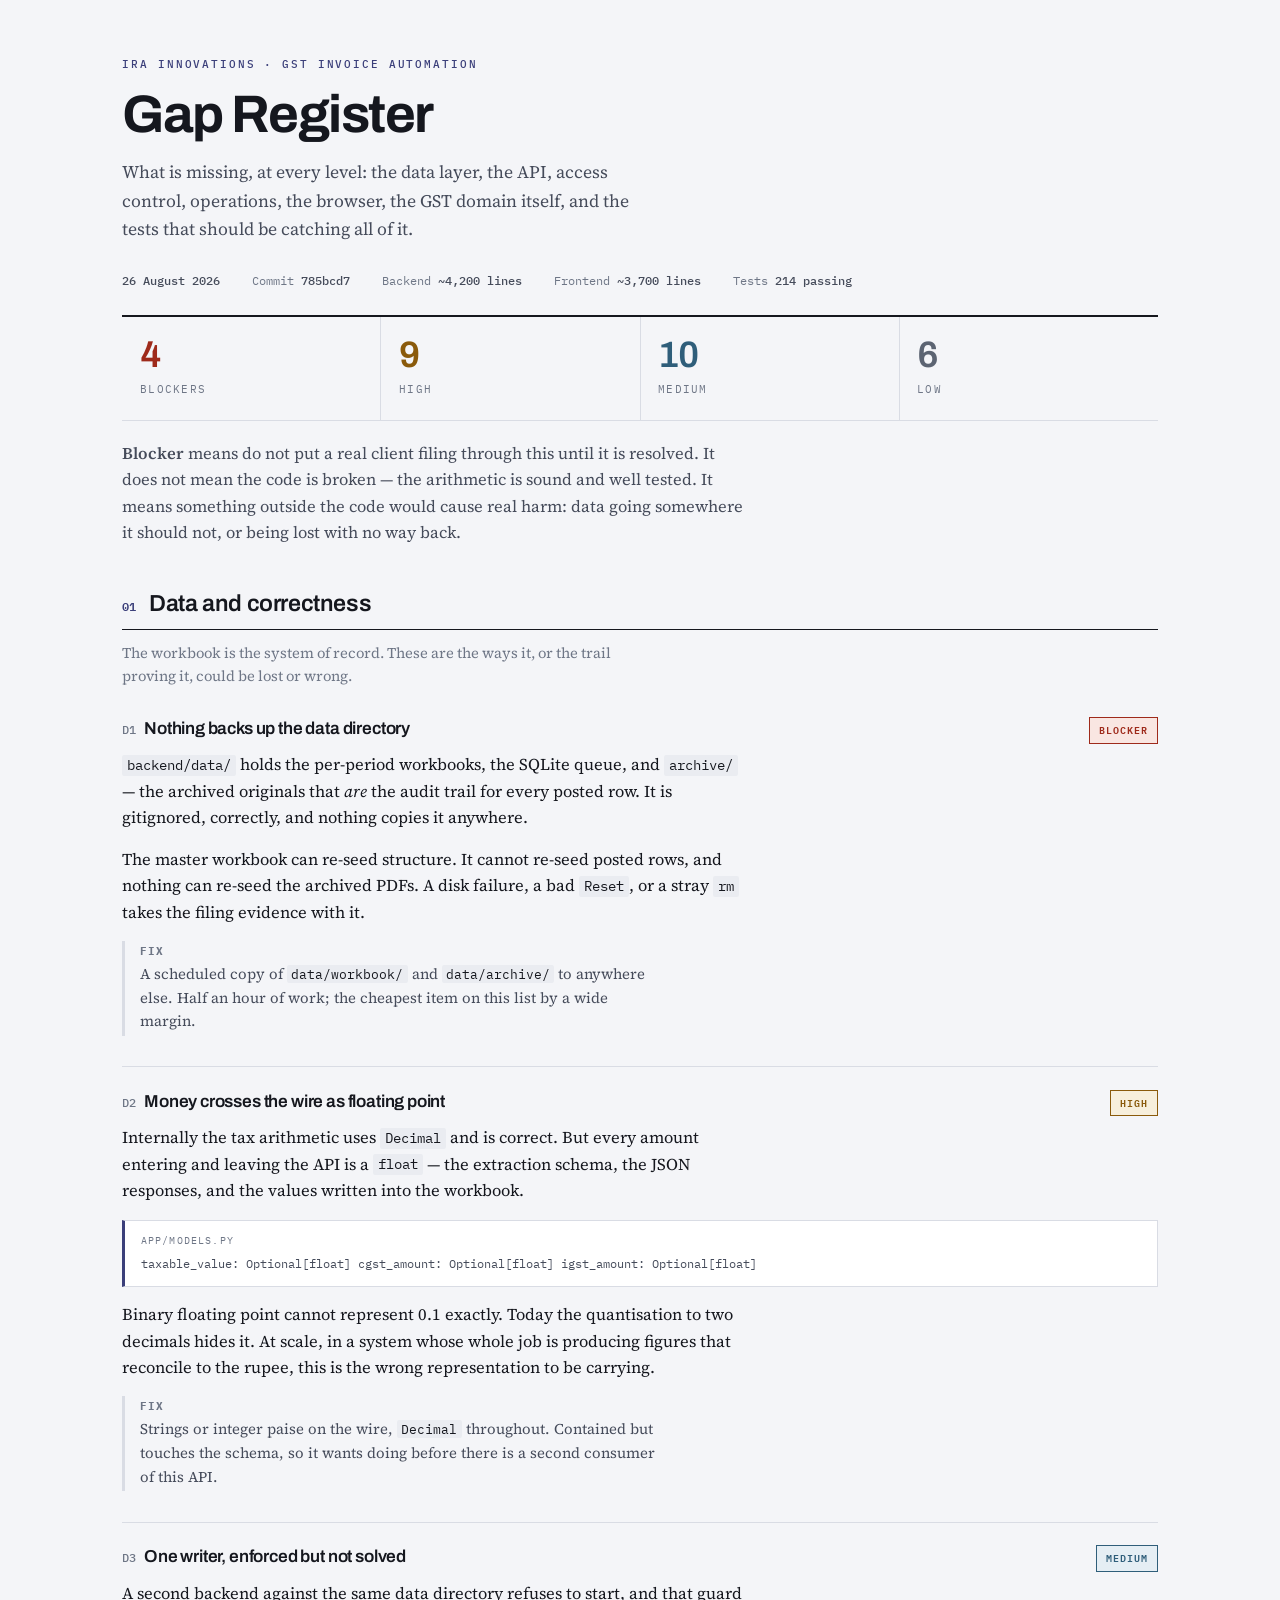
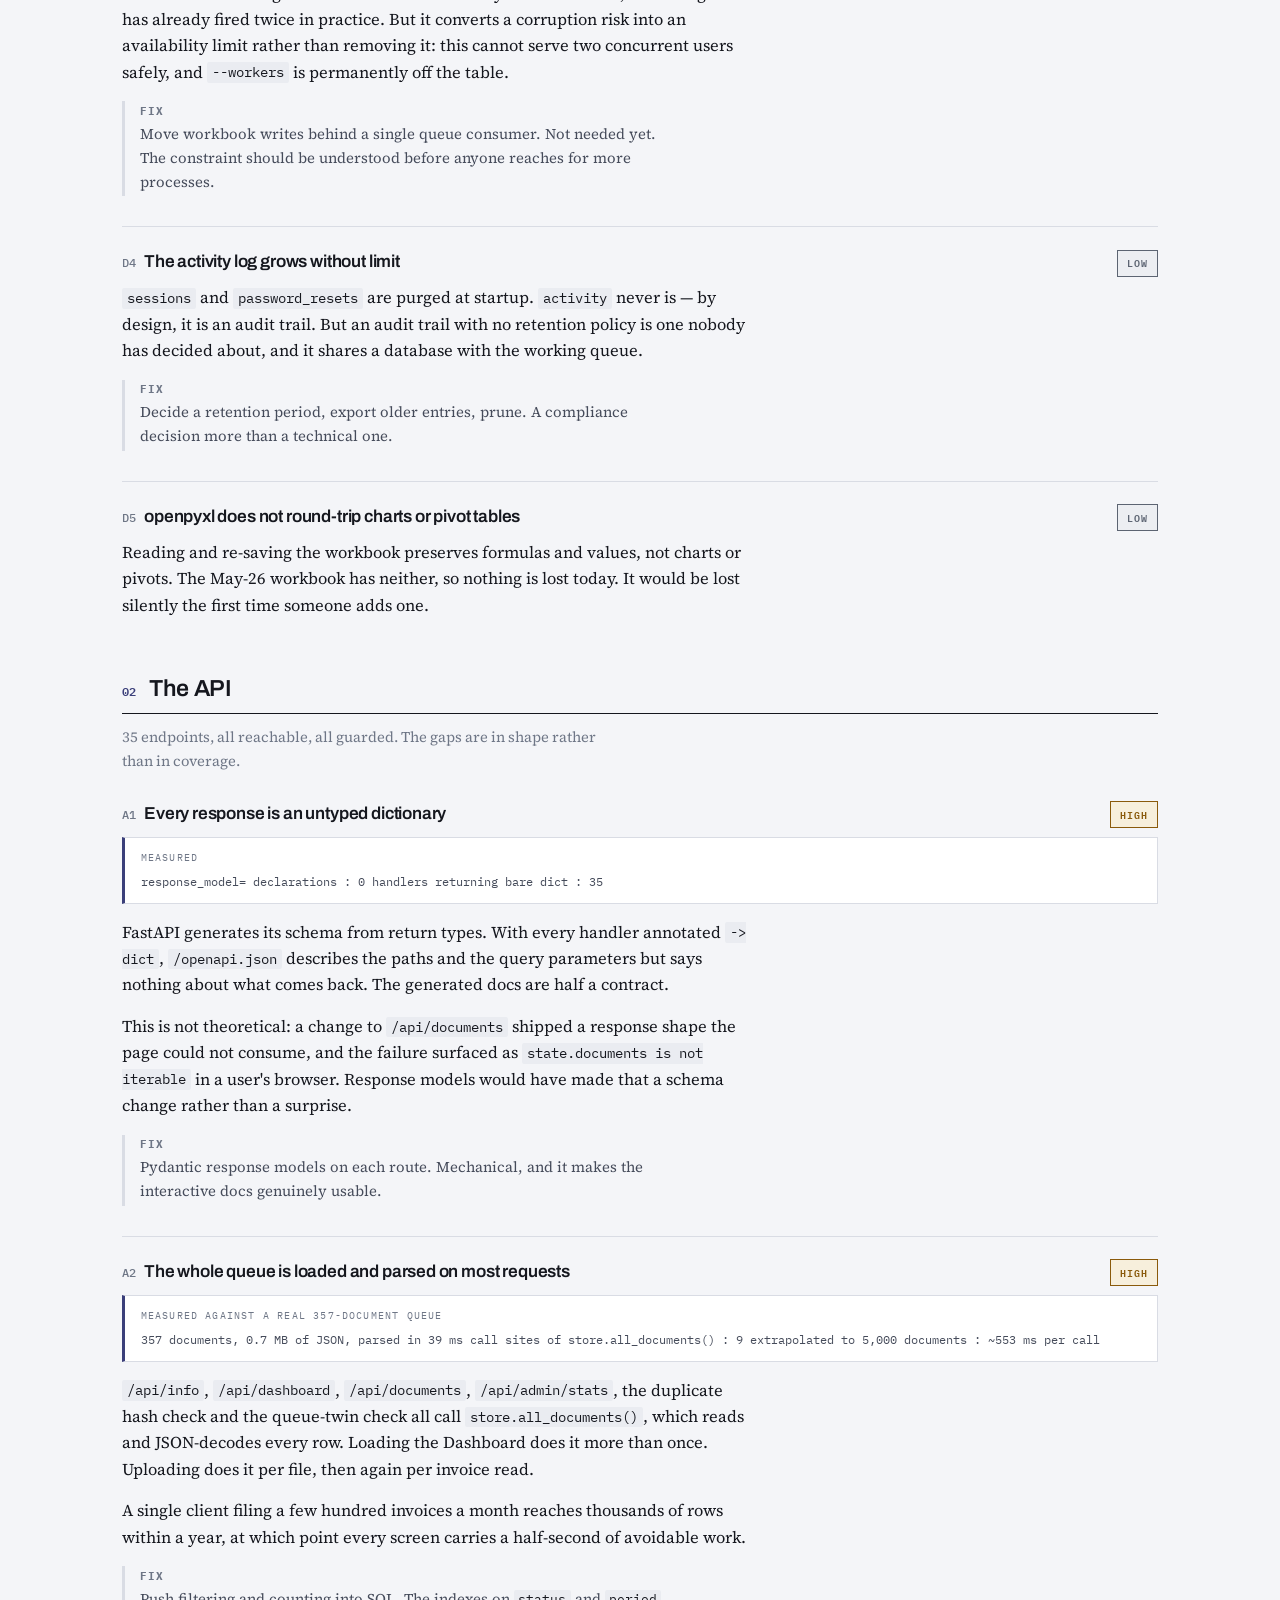
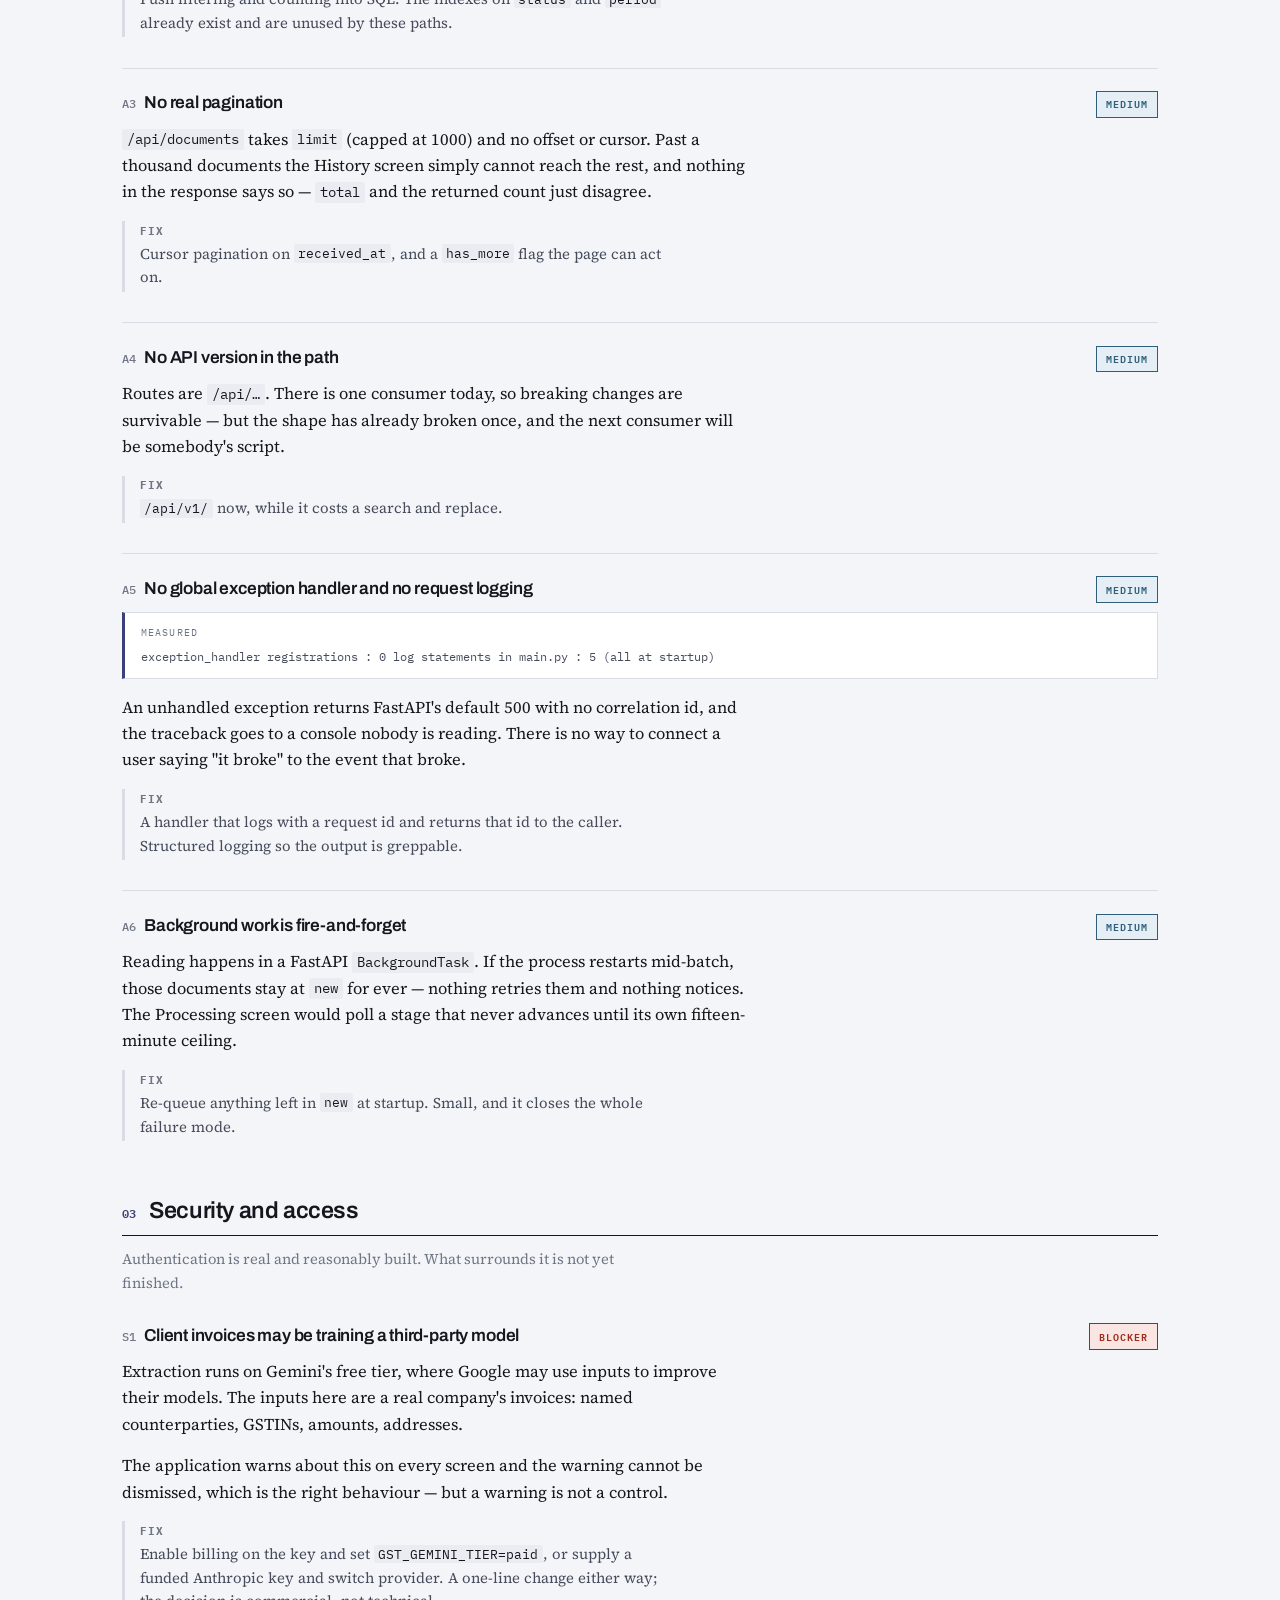
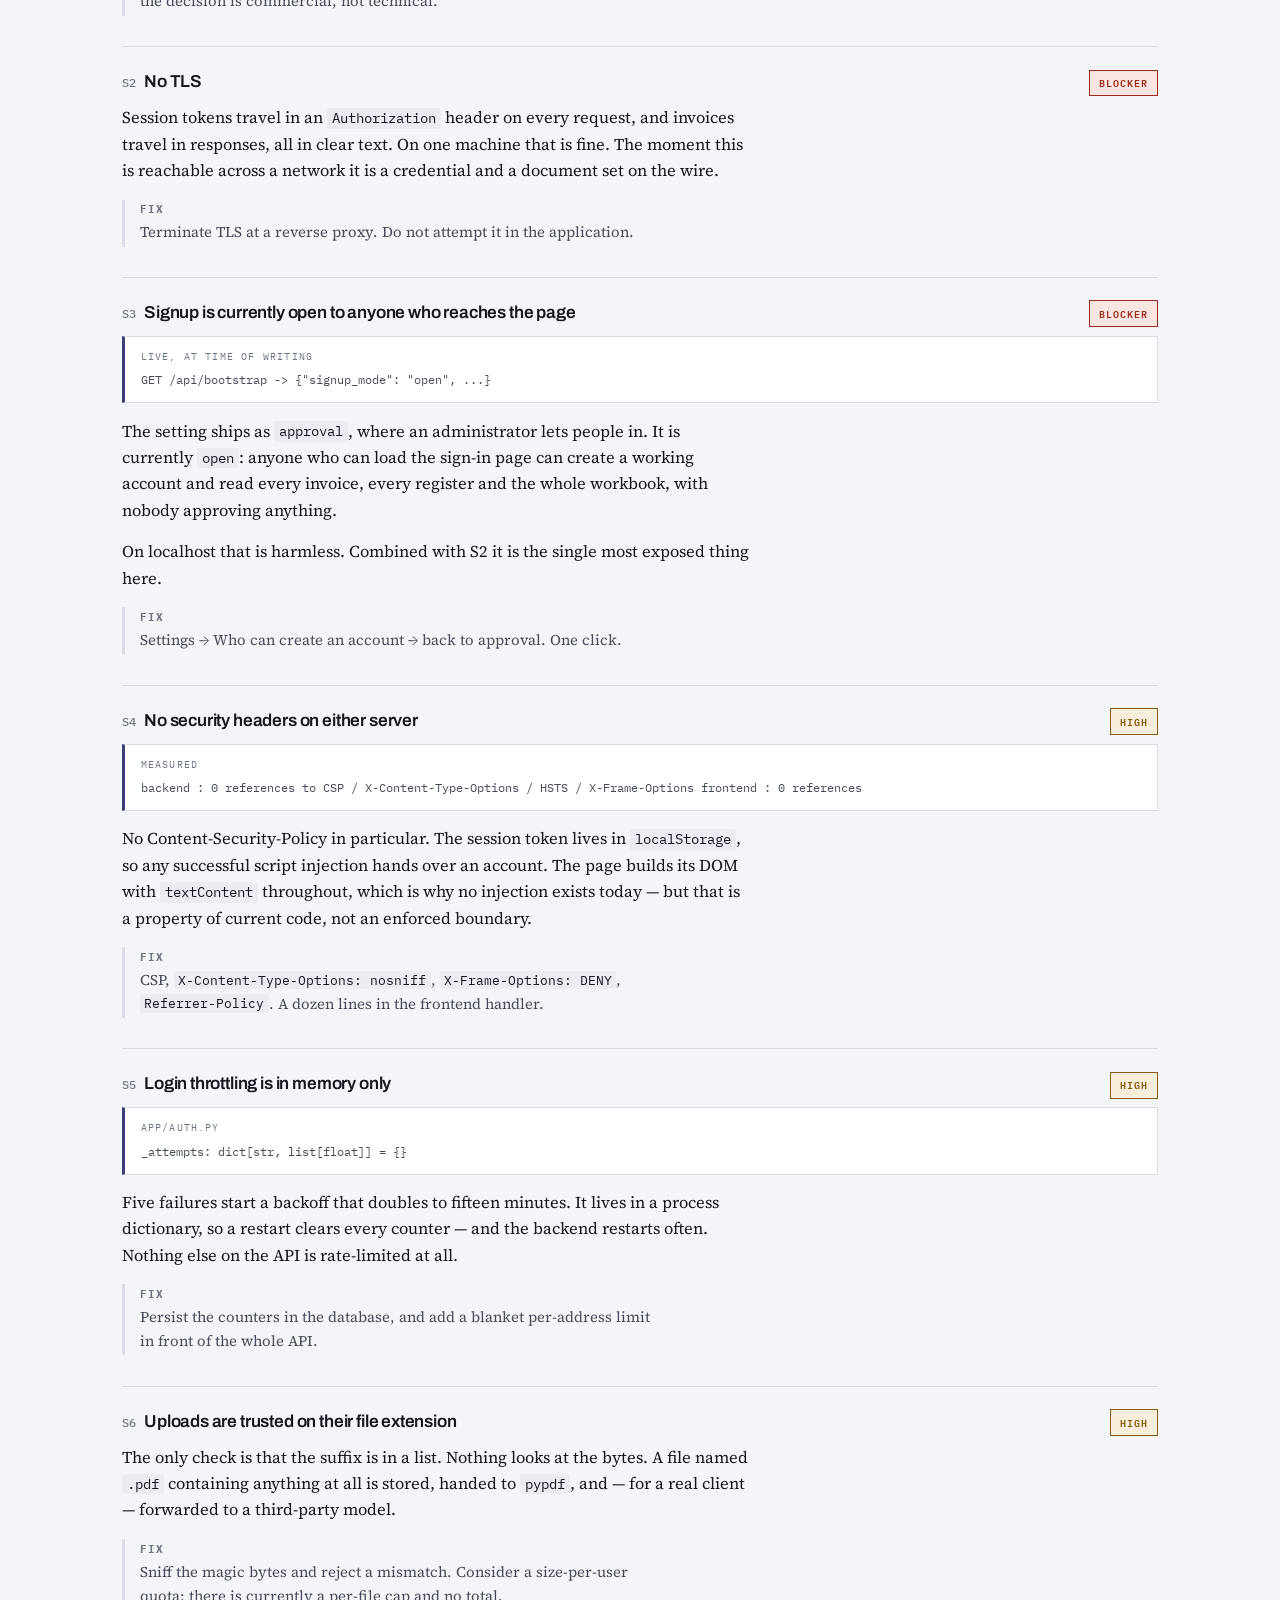
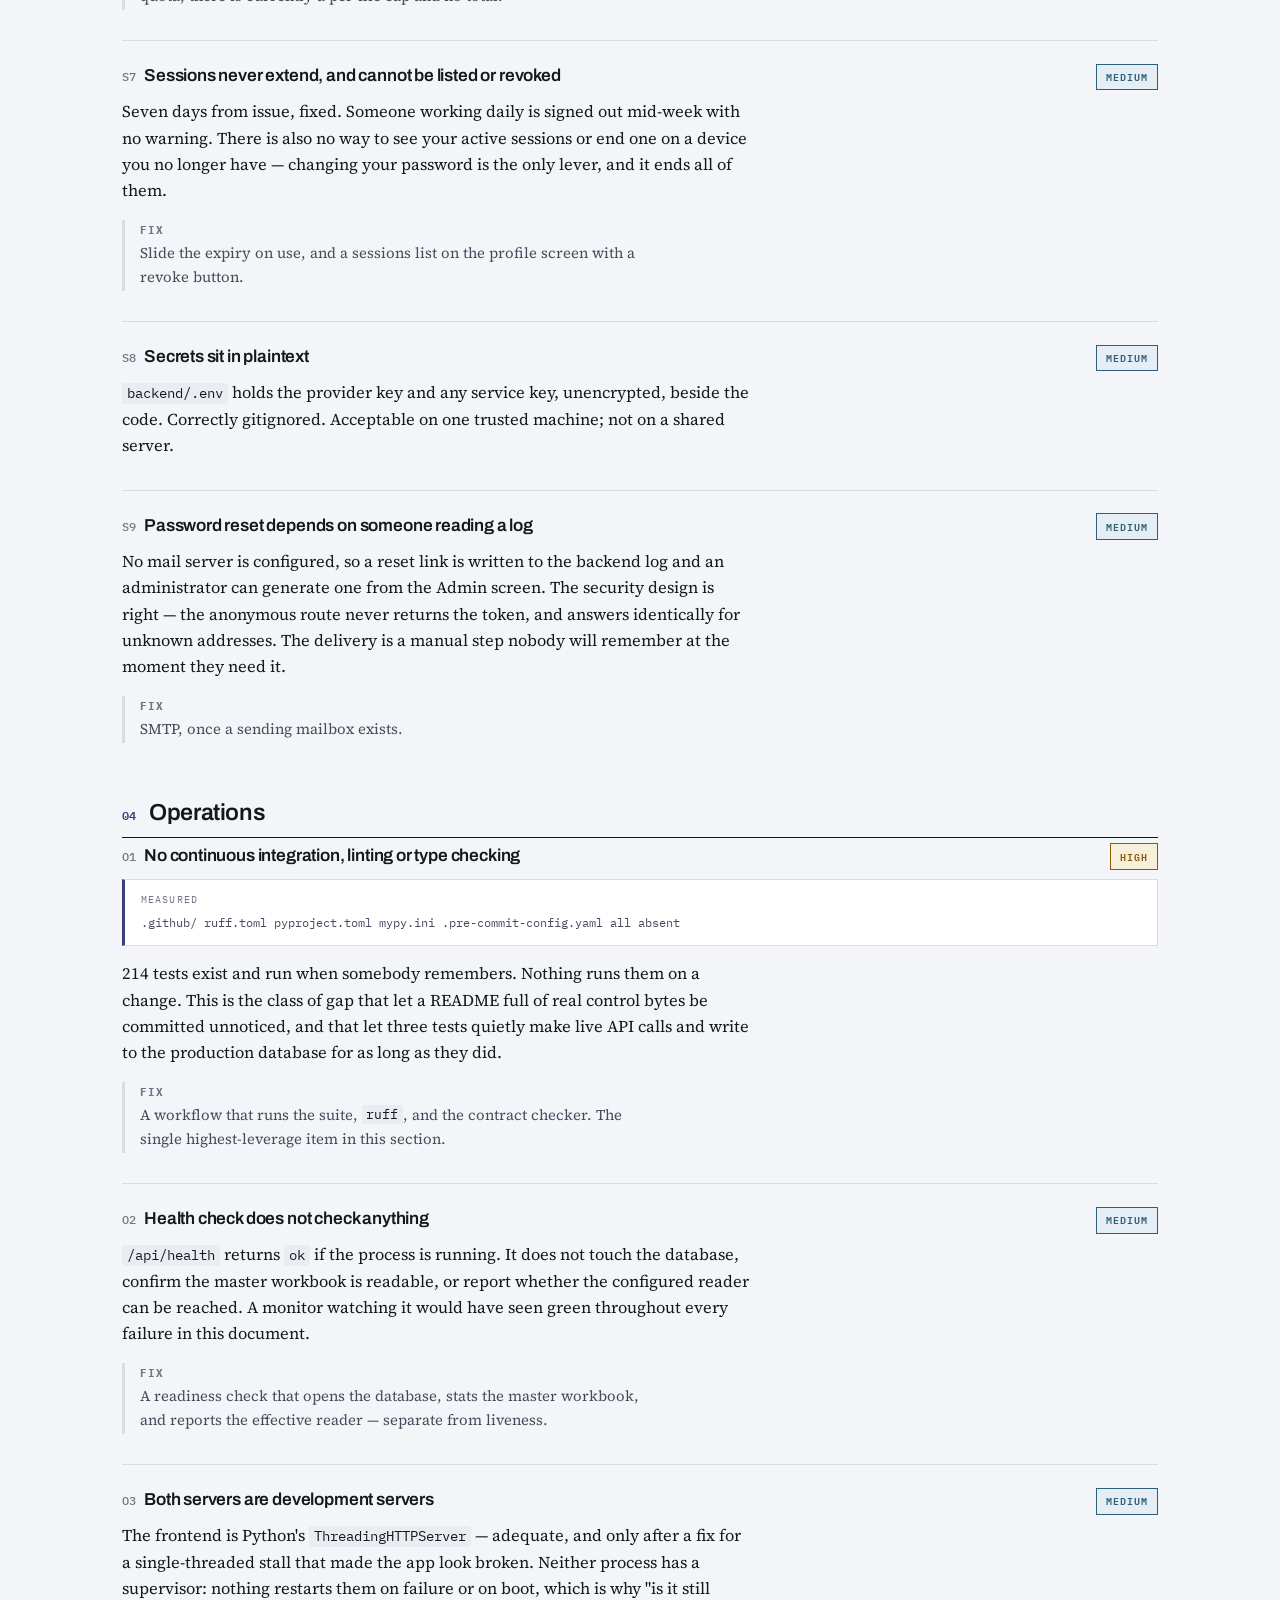
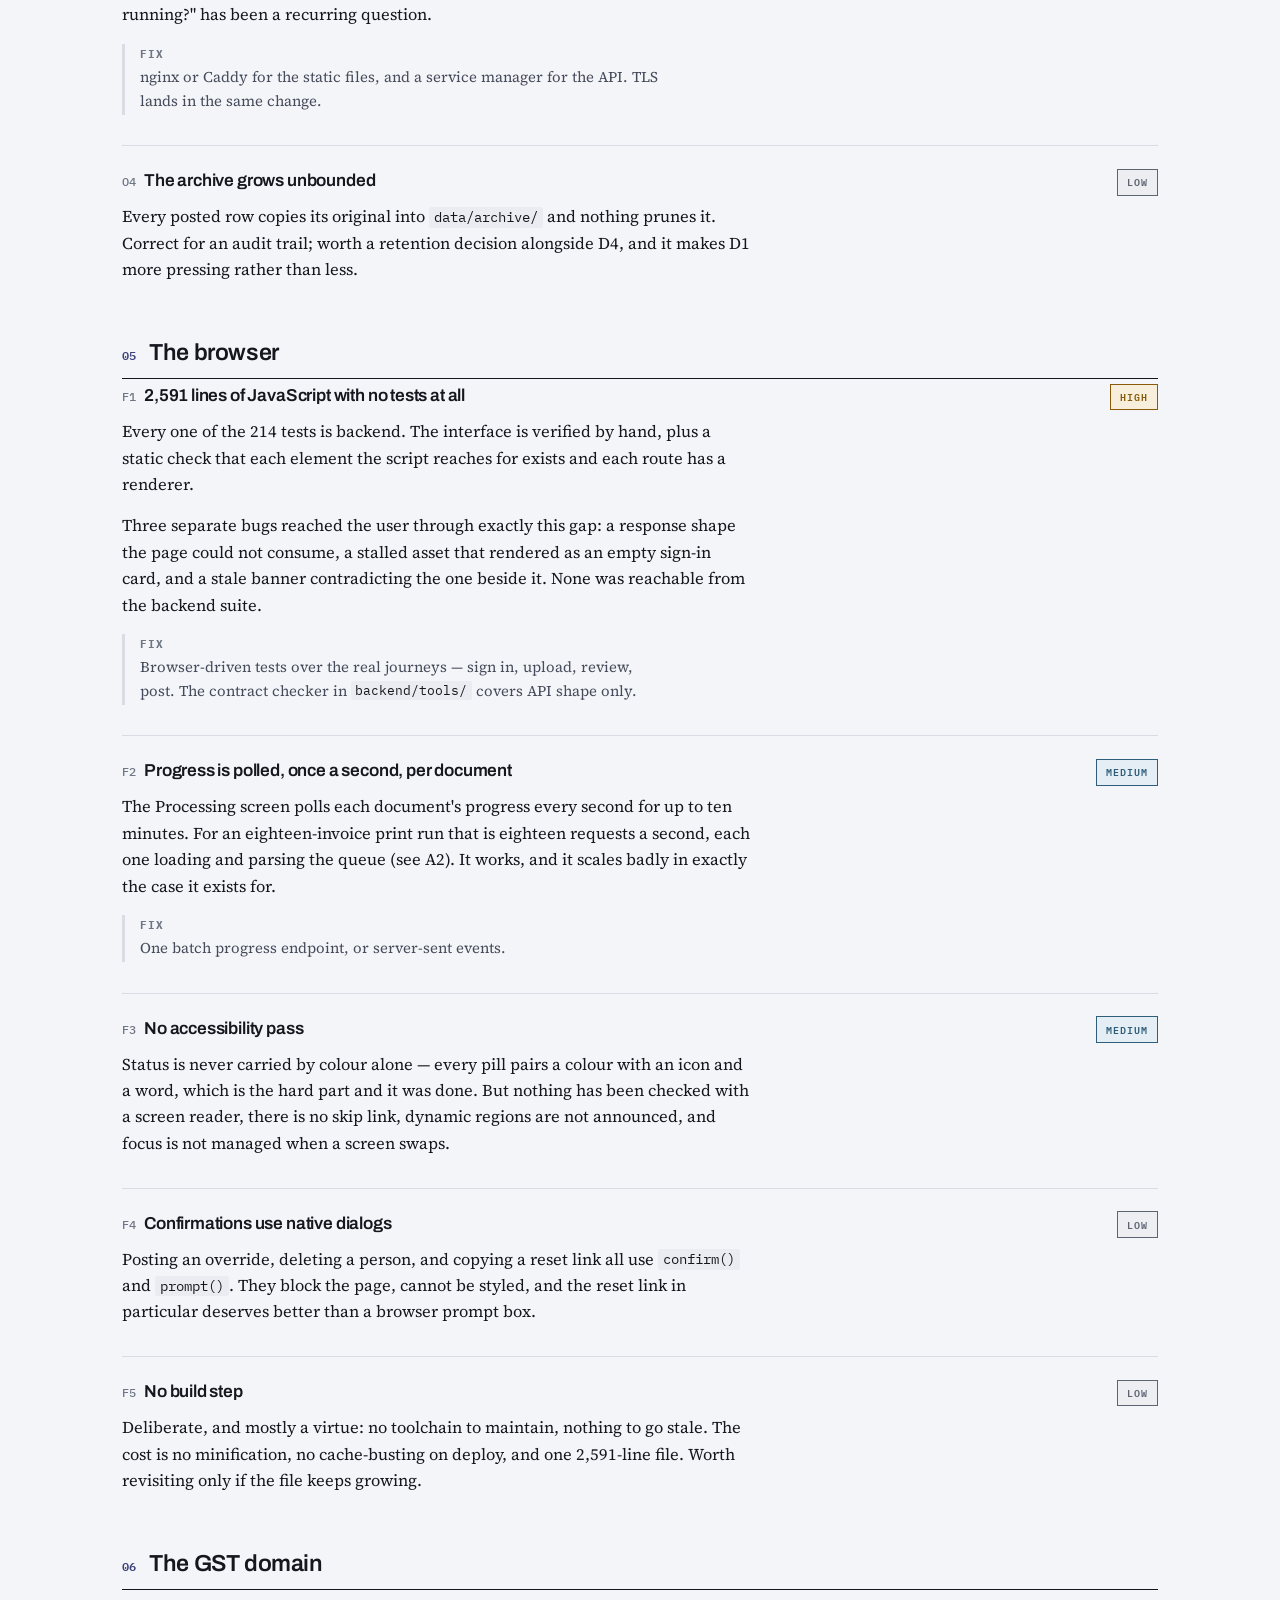
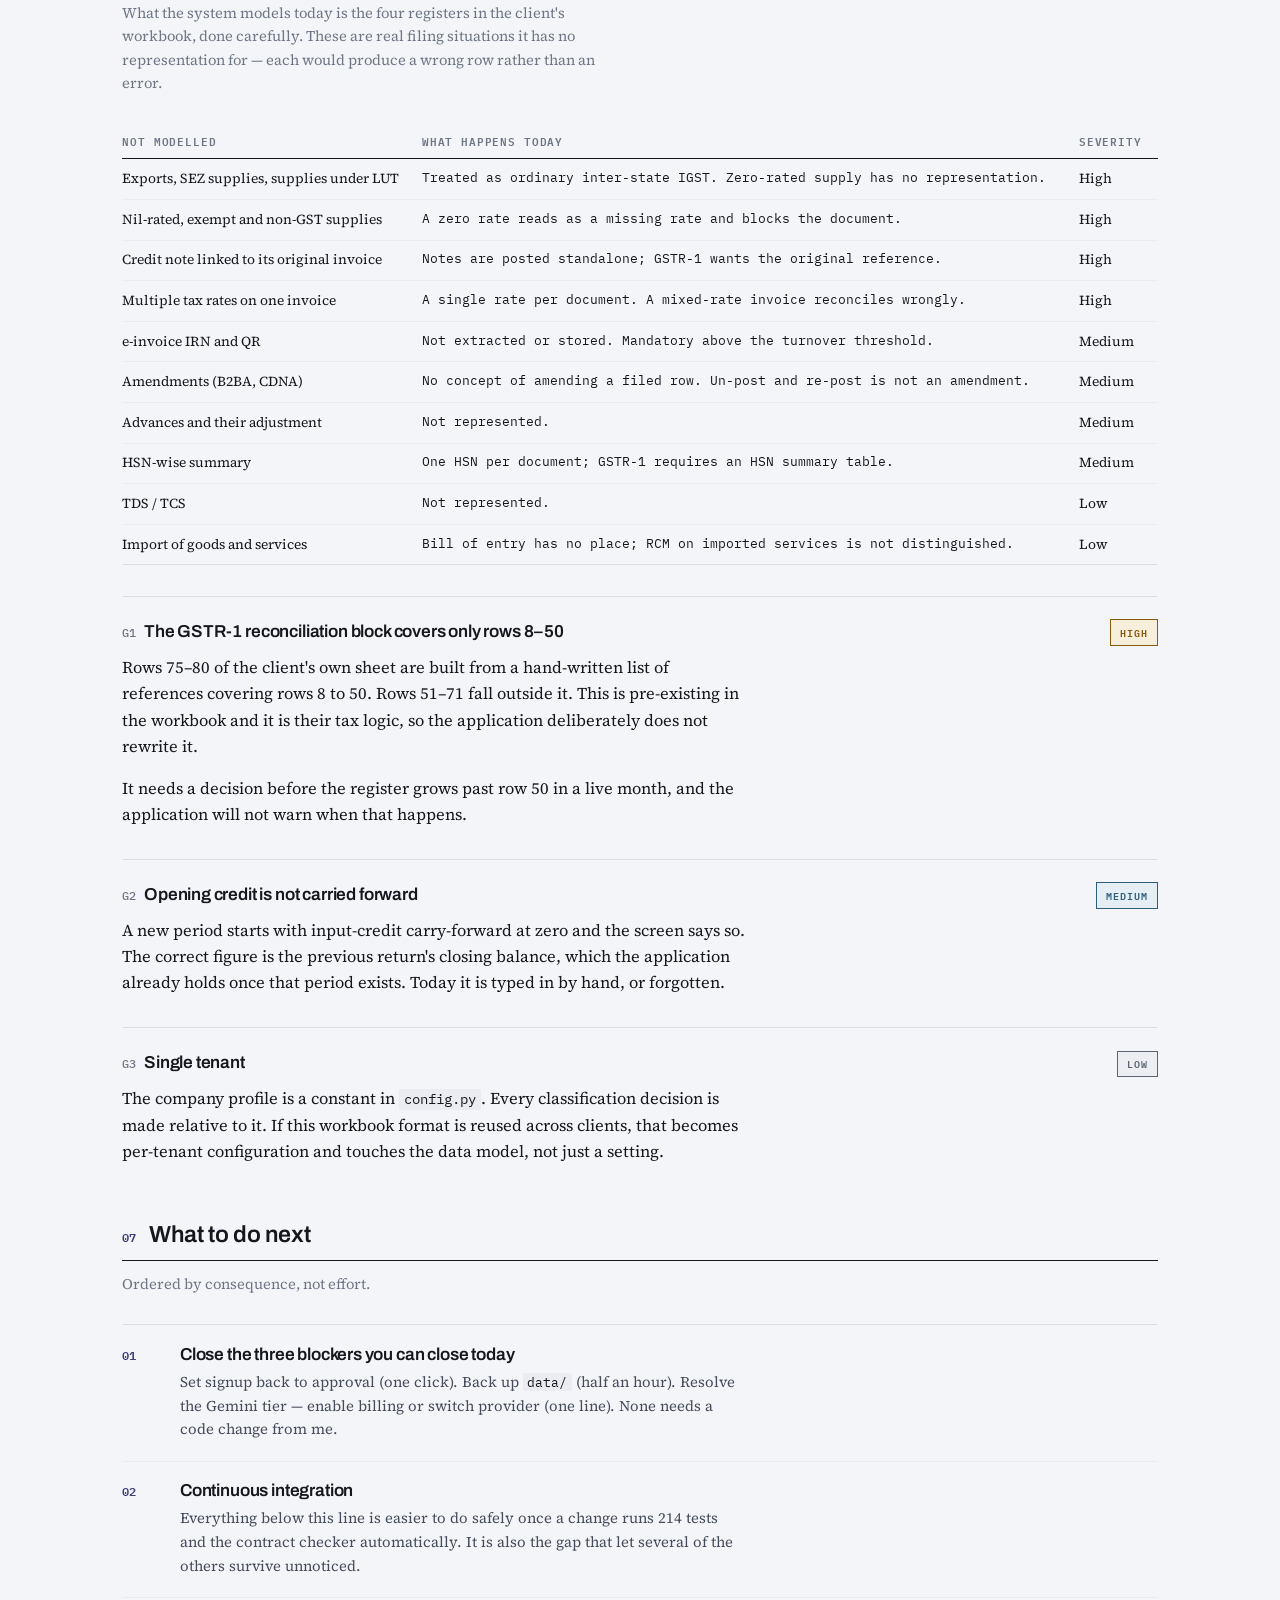
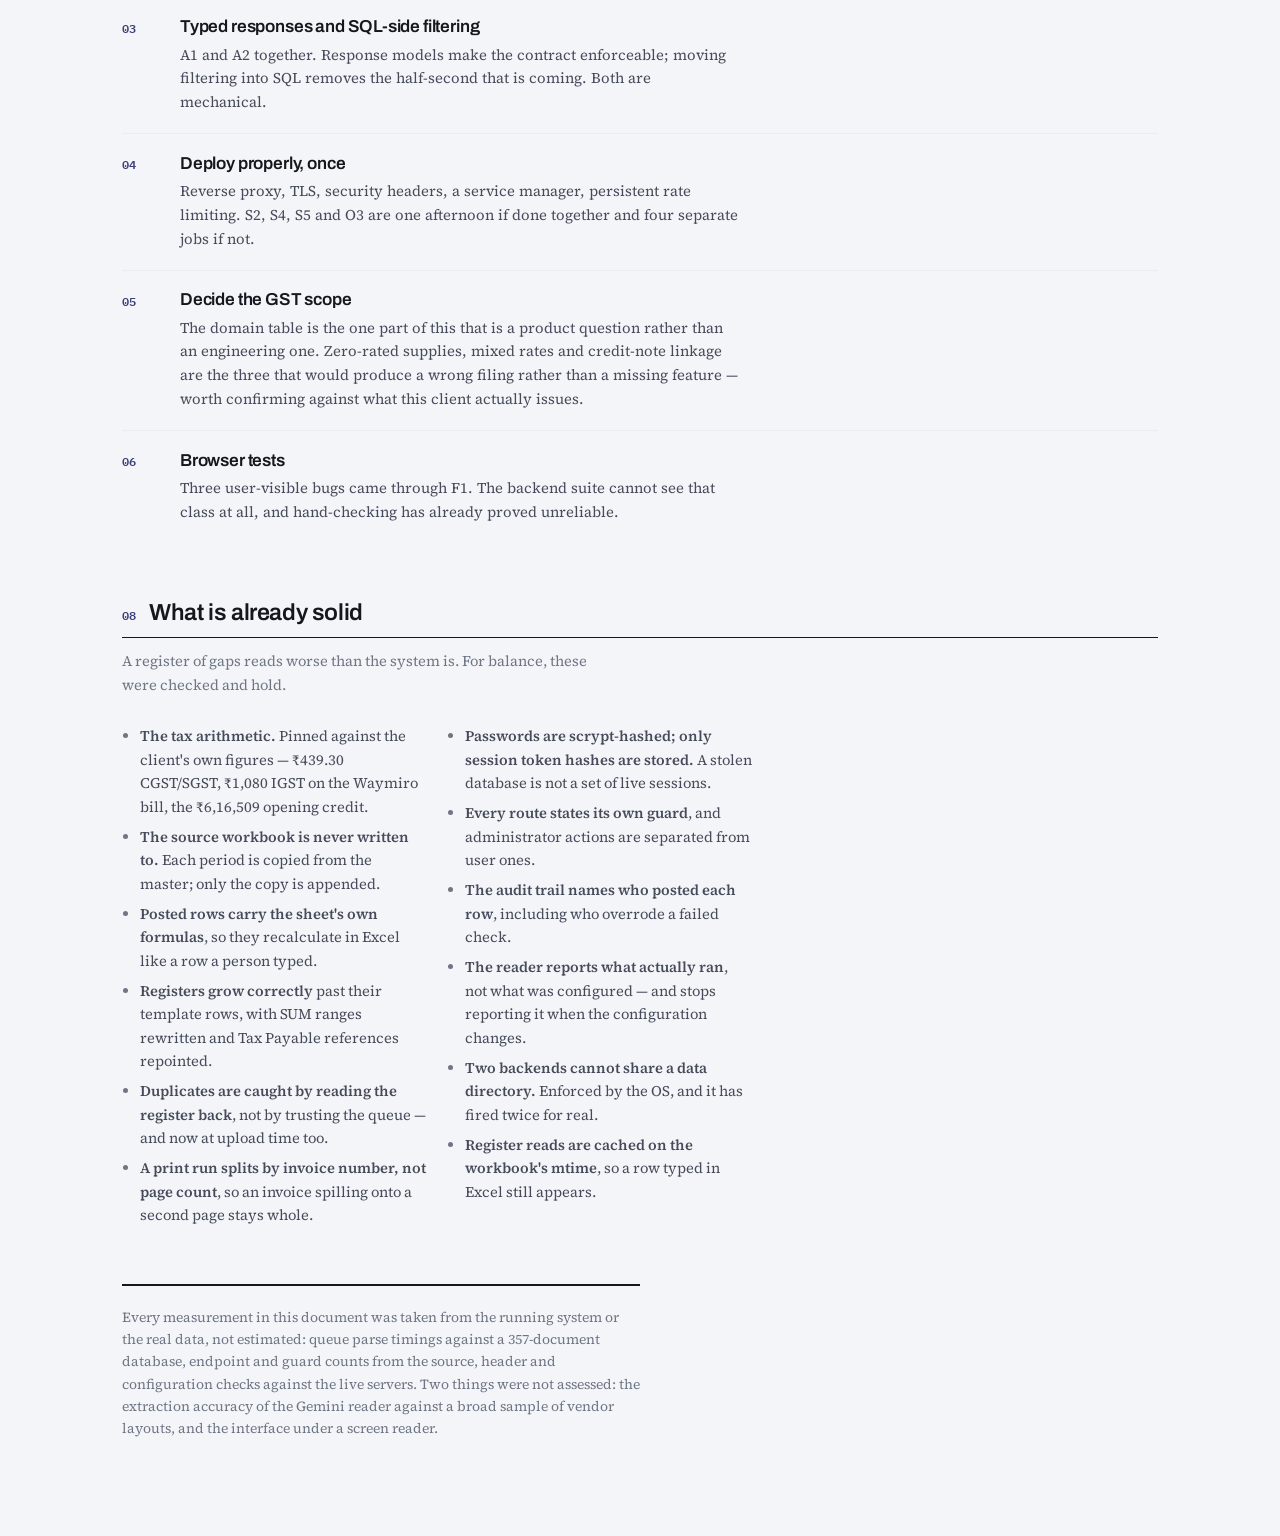
<file: docs/gap-register.html>
<!doctype html>
<html lang="en">
<head>
<meta charset="utf-8">
<meta name="viewport" content="width=device-width, initial-scale=1">
<title>GST Automation Gap Register</title>
<link rel="preconnect" href="https://fonts.googleapis.com">
<link rel="preconnect" href="https://fonts.gstatic.com" crossorigin>
<link rel="stylesheet" href="https://fonts.googleapis.com/css2?family=Archivo:wght@500;600;700&family=Source+Serif+4:opsz,wght@8..60,400;8..60,600&family=IBM+Plex+Mono:wght@400;500;600&display=swap">

<style>
  /* ---- Light palette: complete, on bare :root ------------------------- */
  :root {
    --paper:      #F4F5F8;
    --surface:    #FFFFFF;
    --surface-2:  #FAFAFC;
    --ink:        #15171E;
    --ink-2:      #454B5A;
    --ink-3:      #6E7686;
    --rule:       #D9DCE4;
    --rule-soft:  #EAECF1;

    --accent:     #3B3F7A;   /* indigo - the one bold colour */
    --accent-ink: #262A57;
    --accent-bg:  #E9EAF4;

    --blocker:    #9E2A1B;
    --blocker-bg: #F9E6E2;
    --high:       #8A5A0B;
    --high-bg:    #F7EFDC;
    --medium:     #2F5E7A;
    --medium-bg:  #E5EEF4;
    --low:        #5C6472;
    --low-bg:     #ECEEF2;
    --solid:      #2C6349;
    --solid-bg:   #E4EFE9;
  }

  @media (prefers-color-scheme: dark) {
    :root:not([data-theme="light"]) {
      --paper:      #0F1116;
      --surface:    #171A21;
      --surface-2:  #1C2028;
      --ink:        #E6E9F0;
      --ink-2:      #AEB5C4;
      --ink-3:      #7B8394;
      --rule:       #2B303A;
      --rule-soft:  #21252D;

      --accent:     #9AA0E0;
      --accent-ink: #B9BEEC;
      --accent-bg:  #1E2140;

      --blocker:    #E8907C;
      --blocker-bg: #3A1C16;
      --high:       #D9AE5F;
      --high-bg:    #332813;
      --medium:     #7FB2CE;
      --medium-bg:  #162833;
      --low:        #99A1B0;
      --low-bg:     #22262E;
      --solid:      #7FBE9E;
      --solid-bg:   #173025;
    }
  }
  :root[data-theme="dark"] {
    --paper:      #0F1116;
    --surface:    #171A21;
    --surface-2:  #1C2028;
    --ink:        #E6E9F0;
    --ink-2:      #AEB5C4;
    --ink-3:      #7B8394;
    --rule:       #2B303A;
    --rule-soft:  #21252D;

    --accent:     #9AA0E0;
    --accent-ink: #B9BEEC;
    --accent-bg:  #1E2140;

    --blocker:    #E8907C;
    --blocker-bg: #3A1C16;
    --high:       #D9AE5F;
    --high-bg:    #332813;
    --medium:     #7FB2CE;
    --medium-bg:  #162833;
    --low:        #99A1B0;
    --low-bg:     #22262E;
    --solid:      #7FBE9E;
    --solid-bg:   #173025;
  }

  * { box-sizing: border-box; }

  body {
    margin: 0;
    background: var(--paper);
    color: var(--ink);
    font-family: "Source Serif 4", Georgia, serif;
    font-size: 16.5px;
    line-height: 1.6;
    -webkit-font-smoothing: antialiased;
  }

  .sheet { max-width: 1080px; margin: 0 auto; padding: 0 1.4rem 6rem; }

  /* ---- Masthead ------------------------------------------------------- */
  .masthead { padding: 3.5rem 0 1.5rem; border-bottom: 2px solid var(--ink); }
  .eyebrow {
    font-family: "IBM Plex Mono", monospace;
    font-size: .69rem; font-weight: 500; letter-spacing: .17em;
    text-transform: uppercase; color: var(--accent); margin: 0 0 .9rem;
  }
  h1 {
    font-family: Archivo, sans-serif; font-weight: 700;
    font-size: clamp(2rem, 5.5vw, 3.3rem); line-height: 1.03;
    letter-spacing: -.028em; text-wrap: balance; margin: 0 0 1rem;
  }
  .standfirst { font-size: 1.1rem; color: var(--ink-2); max-width: 60ch; margin: 0 0 1.8rem; }
  .facts {
    display: flex; flex-wrap: wrap; gap: .45rem 2rem;
    font-family: "IBM Plex Mono", monospace; font-size: .74rem; color: var(--ink-3);
  }
  .facts b { color: var(--ink-2); font-weight: 500; }

  /* ---- Severity tally ------------------------------------------------- */
  .tally {
    display: grid; grid-template-columns: repeat(auto-fit, minmax(130px, 1fr));
    gap: 1px; background: var(--rule); border-bottom: 1px solid var(--rule);
    margin-bottom: 2.75rem;
  }
  .tally div { background: var(--paper); padding: 1.25rem 1.1rem 1.35rem; }
  .tally .n {
    display: block; font-family: Archivo, sans-serif; font-size: 2.3rem;
    font-weight: 600; line-height: 1; letter-spacing: -.03em;
    font-variant-numeric: tabular-nums;
  }
  .tally .l {
    display: block; font-family: "IBM Plex Mono", monospace; font-size: .66rem;
    letter-spacing: .12em; text-transform: uppercase; color: var(--ink-3); margin-top: .5rem;
  }
  .tally .blocker .n { color: var(--blocker); }
  .tally .high .n    { color: var(--high); }
  .tally .medium .n  { color: var(--medium); }
  .tally .low .n     { color: var(--low); }

  /* ---- Sections ------------------------------------------------------- */
  section { margin-bottom: 3.5rem; }
  h2 {
    font-family: Archivo, sans-serif; font-size: 1.45rem; font-weight: 600;
    letter-spacing: -.017em; line-height: 1.2; margin: 0 0 .3rem;
    padding-bottom: .65rem; border-bottom: 1px solid var(--ink);
    display: flex; align-items: baseline; gap: .8rem;
  }
  h2 .num {
    font-family: "IBM Plex Mono", monospace; font-size: .78rem;
    font-weight: 600; color: var(--accent); letter-spacing: 0;
  }
  .section-note { color: var(--ink-3); font-size: .92rem; margin: .75rem 0 1.75rem; max-width: 62ch; }

  /* ---- A gap ---------------------------------------------------------- */
  .gap { border-top: 1px solid var(--rule); padding-top: 1.4rem; margin-top: 1.9rem; }
  .gap:first-of-type { border-top: none; padding-top: 0; margin-top: 0; }

  .gap-head { display: flex; flex-wrap: wrap; align-items: baseline; gap: .6rem; margin-bottom: .55rem; }
  h3 {
    font-family: Archivo, sans-serif; font-size: 1.08rem; font-weight: 600;
    letter-spacing: -.01em; line-height: 1.3; margin: 0; flex: 1 1 20ch; text-wrap: balance;
  }
  h3 .ref {
    font-family: "IBM Plex Mono", monospace; font-size: .75rem;
    font-weight: 500; color: var(--ink-3); margin-right: .5rem;
  }

  .chip {
    font-family: "IBM Plex Mono", monospace; font-size: .62rem; font-weight: 600;
    letter-spacing: .1em; text-transform: uppercase;
    padding: .28rem .55rem; border: 1px solid currentColor; white-space: nowrap; flex: none;
  }
  .chip.blocker { color: var(--blocker); background: var(--blocker-bg); }
  .chip.high    { color: var(--high);    background: var(--high-bg); }
  .chip.medium  { color: var(--medium);  background: var(--medium-bg); }
  .chip.low     { color: var(--low);     background: var(--low-bg); }
  .chip.solid   { color: var(--solid);   background: var(--solid-bg); }

  p { margin: 0 0 .95rem; max-width: 70ch; }
  .gap p:last-child { margin-bottom: 0; }
  ul { margin: 0 0 .95rem; padding-left: 1.1rem; max-width: 70ch; }
  li { margin-bottom: .4rem; }
  li::marker { color: var(--ink-3); }
  strong { font-weight: 600; }

  code {
    font-family: "IBM Plex Mono", monospace; font-size: .85em;
    background: var(--rule-soft); padding: .1em .35em; border-radius: 2px; color: var(--ink);
  }

  /* Measured evidence, distinct from prose. */
  .evidence {
    font-family: "IBM Plex Mono", monospace; font-size: .78rem; line-height: 1.6;
    background: var(--surface); border: 1px solid var(--rule);
    border-left: 3px solid var(--accent);
    padding: .75rem .95rem; margin: 0 0 .95rem; overflow-x: auto; color: var(--ink-2);
  }
  .evidence .tag {
    display: block; font-size: .62rem; letter-spacing: .12em; text-transform: uppercase;
    color: var(--ink-3); margin-bottom: .35rem;
  }

  .fix {
    border-left: 3px solid var(--rule); padding: .1rem 0 .1rem .9rem;
    margin: .95rem 0 0; color: var(--ink-2); font-size: .93rem; max-width: 68ch;
  }
  .fix b {
    font-family: "IBM Plex Mono", monospace; font-size: .66rem; letter-spacing: .1em;
    text-transform: uppercase; color: var(--ink-3); display: block; margin-bottom: .2rem;
  }

  /* ---- Tables --------------------------------------------------------- */
  .table-wrap { overflow-x: auto; margin: 0 0 1.2rem; }
  table { width: 100%; border-collapse: collapse; font-size: .86rem; font-variant-numeric: tabular-nums; }
  th, td { text-align: left; padding: .55rem .85rem .55rem 0; border-bottom: 1px solid var(--rule-soft); vertical-align: top; }
  th {
    font-family: "IBM Plex Mono", monospace; font-size: .66rem; font-weight: 600;
    letter-spacing: .08em; text-transform: uppercase; color: var(--ink-3);
    border-bottom: 1px solid var(--ink); white-space: nowrap;
  }
  tbody tr:last-child td { border-bottom: 1px solid var(--rule); }
  td.mono { font-family: "IBM Plex Mono", monospace; font-size: .8rem; }

  /* ---- Priority list -------------------------------------------------- */
  .queue { display: flex; flex-direction: column; }
  .item {
    display: grid; grid-template-columns: 2.6rem 1fr; gap: 0 1rem;
    padding: 1.15rem 0; border-top: 1px solid var(--rule-soft);
  }
  .item:first-child { border-top: 1px solid var(--rule); }
  .item .rank {
    font-family: "IBM Plex Mono", monospace; font-size: .76rem;
    font-weight: 600; color: var(--accent); padding-top: .15rem;
  }
  .item h3 { flex: none; margin-bottom: .3rem; }
  .item p { font-size: .93rem; margin-bottom: 0; color: var(--ink-2); }

  /* ---- Solid ---------------------------------------------------------- */
  .solid-list { columns: 2; column-gap: 2.4rem; }
  .solid-list li { break-inside: avoid; font-size: .92rem; color: var(--ink-2); }
  @media (max-width: 680px) { .solid-list { columns: 1; } }

  footer {
    border-top: 2px solid var(--ink); padding-top: 1.3rem;
    font-size: .87rem; color: var(--ink-3); max-width: 74ch;
  }

  @media (max-width: 700px) { body { font-size: 15.5px; } .masthead { padding-top: 2.25rem; } }
  @media (prefers-reduced-motion: reduce) { * { animation: none !important; transition: none !important; } }
</style>
</head>
<body>
<div class="sheet">

  <header class="masthead">
    <p class="eyebrow">Ira Innovations &middot; GST Invoice Automation</p>
    <h1>Gap Register</h1>
    <p class="standfirst">
      What is missing, at every level: the data layer, the API, access control, operations,
      the browser, the GST domain itself, and the tests that should be catching all of it.
    </p>
    <div class="facts">
      <span><b>26 August 2026</b></span>
      <span>Commit <b>785bcd7</b></span>
      <span>Backend <b>~4,200 lines</b></span>
      <span>Frontend <b>~3,700 lines</b></span>
      <span>Tests <b>214 passing</b></span>
    </div>
  </header>

  <div class="tally">
    <div class="blocker"><span class="n">4</span><span class="l">Blockers</span></div>
    <div class="high"><span class="n">9</span><span class="l">High</span></div>
    <div class="medium"><span class="n">10</span><span class="l">Medium</span></div>
    <div class="low"><span class="n">6</span><span class="l">Low</span></div>
  </div>

  <p style="margin-top:-1.5rem;margin-bottom:2.75rem;color:var(--ink-2)">
    <strong>Blocker</strong> means do not put a real client filing through this until it is
    resolved. It does not mean the code is broken &mdash; the arithmetic is sound and well
    tested. It means something outside the code would cause real harm: data going somewhere
    it should not, or being lost with no way back.
  </p>

  <!-- ================================================================== -->
  <section>
    <h2><span class="num">01</span> Data and correctness</h2>
    <p class="section-note">
      The workbook is the system of record. These are the ways it, or the trail proving it,
      could be lost or wrong.
    </p>

    <div class="gap">
      <div class="gap-head">
        <h3><span class="ref">D1</span>Nothing backs up the data directory</h3>
        <span class="chip blocker">Blocker</span>
      </div>
      <p>
        <code>backend/data/</code> holds the per-period workbooks, the SQLite queue, and
        <code>archive/</code> &mdash; the archived originals that <em>are</em> the audit trail for
        every posted row. It is gitignored, correctly, and nothing copies it anywhere.
      </p>
      <p>
        The master workbook can re-seed structure. It cannot re-seed posted rows, and nothing
        can re-seed the archived PDFs. A disk failure, a bad <code>Reset</code>, or a stray
        <code>rm</code> takes the filing evidence with it.
      </p>
      <div class="fix"><b>Fix</b>
        A scheduled copy of <code>data/workbook/</code> and <code>data/archive/</code> to
        anywhere else. Half an hour of work; the cheapest item on this list by a wide margin.
      </div>
    </div>

    <div class="gap">
      <div class="gap-head">
        <h3><span class="ref">D2</span>Money crosses the wire as floating point</h3>
        <span class="chip high">High</span>
      </div>
      <p>
        Internally the tax arithmetic uses <code>Decimal</code> and is correct. But every amount
        entering and leaving the API is a <code>float</code> &mdash; the extraction schema, the
        JSON responses, and the values written into the workbook.
      </p>
      <div class="evidence"><span class="tag">app/models.py</span>taxable_value: Optional[float]
cgst_amount:   Optional[float]
igst_amount:   Optional[float]</div>
      <p>
        Binary floating point cannot represent 0.1 exactly. Today the quantisation to two
        decimals hides it. At scale, in a system whose whole job is producing figures that
        reconcile to the rupee, this is the wrong representation to be carrying.
      </p>
      <div class="fix"><b>Fix</b>
        Strings or integer paise on the wire, <code>Decimal</code> throughout. Contained but
        touches the schema, so it wants doing before there is a second consumer of this API.
      </div>
    </div>

    <div class="gap">
      <div class="gap-head">
        <h3><span class="ref">D3</span>One writer, enforced but not solved</h3>
        <span class="chip medium">Medium</span>
      </div>
      <p>
        A second backend against the same data directory refuses to start, and that guard has
        already fired twice in practice. But it converts a corruption risk into an availability
        limit rather than removing it: this cannot serve two concurrent users safely, and
        <code>--workers</code> is permanently off the table.
      </p>
      <div class="fix"><b>Fix</b>
        Move workbook writes behind a single queue consumer. Not needed yet. The constraint
        should be understood before anyone reaches for more processes.
      </div>
    </div>

    <div class="gap">
      <div class="gap-head">
        <h3><span class="ref">D4</span>The activity log grows without limit</h3>
        <span class="chip low">Low</span>
      </div>
      <p>
        <code>sessions</code> and <code>password_resets</code> are purged at startup.
        <code>activity</code> never is &mdash; by design, it is an audit trail. But an audit
        trail with no retention policy is one nobody has decided about, and it shares a database
        with the working queue.
      </p>
      <div class="fix"><b>Fix</b>
        Decide a retention period, export older entries, prune. A compliance decision more than
        a technical one.
      </div>
    </div>

    <div class="gap">
      <div class="gap-head">
        <h3><span class="ref">D5</span>openpyxl does not round-trip charts or pivot tables</h3>
        <span class="chip low">Low</span>
      </div>
      <p>
        Reading and re-saving the workbook preserves formulas and values, not charts or pivots.
        The May-26 workbook has neither, so nothing is lost today. It would be lost silently the
        first time someone adds one.
      </p>
    </div>
  </section>

  <!-- ================================================================== -->
  <section>
    <h2><span class="num">02</span> The API</h2>
    <p class="section-note">
      35 endpoints, all reachable, all guarded. The gaps are in shape rather than in coverage.
    </p>

    <div class="gap">
      <div class="gap-head">
        <h3><span class="ref">A1</span>Every response is an untyped dictionary</h3>
        <span class="chip high">High</span>
      </div>
      <div class="evidence"><span class="tag">measured</span>response_model= declarations : 0
handlers returning bare dict : 35</div>
      <p>
        FastAPI generates its schema from return types. With every handler annotated
        <code>-&gt; dict</code>, <code>/openapi.json</code> describes the paths and the query
        parameters but says nothing about what comes back. The generated docs are half a
        contract.
      </p>
      <p>
        This is not theoretical: a change to <code>/api/documents</code> shipped a response shape
        the page could not consume, and the failure surfaced as
        <code>state.documents is not iterable</code> in a user's browser. Response models would
        have made that a schema change rather than a surprise.
      </p>
      <div class="fix"><b>Fix</b>
        Pydantic response models on each route. Mechanical, and it makes the interactive docs
        genuinely usable.
      </div>
    </div>

    <div class="gap">
      <div class="gap-head">
        <h3><span class="ref">A2</span>The whole queue is loaded and parsed on most requests</h3>
        <span class="chip high">High</span>
      </div>
      <div class="evidence"><span class="tag">measured against a real 357-document queue</span>357 documents, 0.7 MB of JSON, parsed in 39 ms
call sites of store.all_documents() : 9
extrapolated to 5,000 documents     : ~553 ms per call</div>
      <p>
        <code>/api/info</code>, <code>/api/dashboard</code>, <code>/api/documents</code>,
        <code>/api/admin/stats</code>, the duplicate hash check and the queue-twin check all call
        <code>store.all_documents()</code>, which reads and JSON-decodes every row. Loading the
        Dashboard does it more than once. Uploading does it per file, then again per invoice read.
      </p>
      <p>
        A single client filing a few hundred invoices a month reaches thousands of rows within a
        year, at which point every screen carries a half-second of avoidable work.
      </p>
      <div class="fix"><b>Fix</b>
        Push filtering and counting into SQL. The indexes on <code>status</code> and
        <code>period</code> already exist and are unused by these paths.
      </div>
    </div>

    <div class="gap">
      <div class="gap-head">
        <h3><span class="ref">A3</span>No real pagination</h3>
        <span class="chip medium">Medium</span>
      </div>
      <p>
        <code>/api/documents</code> takes <code>limit</code> (capped at 1000) and no offset or
        cursor. Past a thousand documents the History screen simply cannot reach the rest, and
        nothing in the response says so &mdash; <code>total</code> and the returned count just
        disagree.
      </p>
      <div class="fix"><b>Fix</b>
        Cursor pagination on <code>received_at</code>, and a <code>has_more</code> flag the page
        can act on.
      </div>
    </div>

    <div class="gap">
      <div class="gap-head">
        <h3><span class="ref">A4</span>No API version in the path</h3>
        <span class="chip medium">Medium</span>
      </div>
      <p>
        Routes are <code>/api/&hellip;</code>. There is one consumer today, so breaking changes
        are survivable &mdash; but the shape has already broken once, and the next consumer will
        be somebody's script.
      </p>
      <div class="fix"><b>Fix</b> <code>/api/v1/</code> now, while it costs a search and replace.</div>
    </div>

    <div class="gap">
      <div class="gap-head">
        <h3><span class="ref">A5</span>No global exception handler and no request logging</h3>
        <span class="chip medium">Medium</span>
      </div>
      <div class="evidence"><span class="tag">measured</span>exception_handler registrations : 0
log statements in main.py       : 5 (all at startup)</div>
      <p>
        An unhandled exception returns FastAPI's default 500 with no correlation id, and the
        traceback goes to a console nobody is reading. There is no way to connect a user saying
        "it broke" to the event that broke.
      </p>
      <div class="fix"><b>Fix</b>
        A handler that logs with a request id and returns that id to the caller. Structured
        logging so the output is greppable.
      </div>
    </div>

    <div class="gap">
      <div class="gap-head">
        <h3><span class="ref">A6</span>Background work is fire-and-forget</h3>
        <span class="chip medium">Medium</span>
      </div>
      <p>
        Reading happens in a FastAPI <code>BackgroundTask</code>. If the process restarts
        mid-batch, those documents stay at <code>new</code> for ever &mdash; nothing retries them
        and nothing notices. The Processing screen would poll a stage that never advances until
        its own fifteen-minute ceiling.
      </p>
      <div class="fix"><b>Fix</b>
        Re-queue anything left in <code>new</code> at startup. Small, and it closes the whole
        failure mode.
      </div>
    </div>
  </section>

  <!-- ================================================================== -->
  <section>
    <h2><span class="num">03</span> Security and access</h2>
    <p class="section-note">
      Authentication is real and reasonably built. What surrounds it is not yet finished.
    </p>

    <div class="gap">
      <div class="gap-head">
        <h3><span class="ref">S1</span>Client invoices may be training a third-party model</h3>
        <span class="chip blocker">Blocker</span>
      </div>
      <p>
        Extraction runs on Gemini's free tier, where Google may use inputs to improve their
        models. The inputs here are a real company's invoices: named counterparties, GSTINs,
        amounts, addresses.
      </p>
      <p>
        The application warns about this on every screen and the warning cannot be dismissed,
        which is the right behaviour &mdash; but a warning is not a control.
      </p>
      <div class="fix"><b>Fix</b>
        Enable billing on the key and set <code>GST_GEMINI_TIER=paid</code>, or supply a funded
        Anthropic key and switch provider. A one-line change either way; the decision is
        commercial, not technical.
      </div>
    </div>

    <div class="gap">
      <div class="gap-head">
        <h3><span class="ref">S2</span>No TLS</h3>
        <span class="chip blocker">Blocker</span>
      </div>
      <p>
        Session tokens travel in an <code>Authorization</code> header on every request, and
        invoices travel in responses, all in clear text. On one machine that is fine. The moment
        this is reachable across a network it is a credential and a document set on the wire.
      </p>
      <div class="fix"><b>Fix</b>
        Terminate TLS at a reverse proxy. Do not attempt it in the application.
      </div>
    </div>

    <div class="gap">
      <div class="gap-head">
        <h3><span class="ref">S3</span>Signup is currently open to anyone who reaches the page</h3>
        <span class="chip blocker">Blocker</span>
      </div>
      <div class="evidence"><span class="tag">live, at time of writing</span>GET /api/bootstrap -> {"signup_mode": "open", ...}</div>
      <p>
        The setting ships as <code>approval</code>, where an administrator lets people in. It is
        currently <code>open</code>: anyone who can load the sign-in page can create a working
        account and read every invoice, every register and the whole workbook, with nobody
        approving anything.
      </p>
      <p>
        On localhost that is harmless. Combined with S2 it is the single most exposed thing here.
      </p>
      <div class="fix"><b>Fix</b>
        Settings &rarr; Who can create an account &rarr; back to approval. One click.
      </div>
    </div>

    <div class="gap">
      <div class="gap-head">
        <h3><span class="ref">S4</span>No security headers on either server</h3>
        <span class="chip high">High</span>
      </div>
      <div class="evidence"><span class="tag">measured</span>backend  : 0 references to CSP / X-Content-Type-Options / HSTS / X-Frame-Options
frontend : 0 references</div>
      <p>
        No Content-Security-Policy in particular. The session token lives in
        <code>localStorage</code>, so any successful script injection hands over an account. The
        page builds its DOM with <code>textContent</code> throughout, which is why no injection
        exists today &mdash; but that is a property of current code, not an enforced boundary.
      </p>
      <div class="fix"><b>Fix</b>
        CSP, <code>X-Content-Type-Options: nosniff</code>, <code>X-Frame-Options: DENY</code>,
        <code>Referrer-Policy</code>. A dozen lines in the frontend handler.
      </div>
    </div>

    <div class="gap">
      <div class="gap-head">
        <h3><span class="ref">S5</span>Login throttling is in memory only</h3>
        <span class="chip high">High</span>
      </div>
      <div class="evidence"><span class="tag">app/auth.py</span>_attempts: dict[str, list[float]] = {}</div>
      <p>
        Five failures start a backoff that doubles to fifteen minutes. It lives in a process
        dictionary, so a restart clears every counter &mdash; and the backend restarts often.
        Nothing else on the API is rate-limited at all.
      </p>
      <div class="fix"><b>Fix</b>
        Persist the counters in the database, and add a blanket per-address limit in front of the
        whole API.
      </div>
    </div>

    <div class="gap">
      <div class="gap-head">
        <h3><span class="ref">S6</span>Uploads are trusted on their file extension</h3>
        <span class="chip high">High</span>
      </div>
      <p>
        The only check is that the suffix is in a list. Nothing looks at the bytes. A file named
        <code>.pdf</code> containing anything at all is stored, handed to <code>pypdf</code>, and
        &mdash; for a real client &mdash; forwarded to a third-party model.
      </p>
      <div class="fix"><b>Fix</b>
        Sniff the magic bytes and reject a mismatch. Consider a size-per-user quota; there is
        currently a per-file cap and no total.
      </div>
    </div>

    <div class="gap">
      <div class="gap-head">
        <h3><span class="ref">S7</span>Sessions never extend, and cannot be listed or revoked</h3>
        <span class="chip medium">Medium</span>
      </div>
      <p>
        Seven days from issue, fixed. Someone working daily is signed out mid-week with no
        warning. There is also no way to see your active sessions or end one on a device you no
        longer have &mdash; changing your password is the only lever, and it ends all of them.
      </p>
      <div class="fix"><b>Fix</b>
        Slide the expiry on use, and a sessions list on the profile screen with a revoke button.
      </div>
    </div>

    <div class="gap">
      <div class="gap-head">
        <h3><span class="ref">S8</span>Secrets sit in plaintext</h3>
        <span class="chip medium">Medium</span>
      </div>
      <p>
        <code>backend/.env</code> holds the provider key and any service key, unencrypted, beside
        the code. Correctly gitignored. Acceptable on one trusted machine; not on a shared server.
      </p>
    </div>

    <div class="gap">
      <div class="gap-head">
        <h3><span class="ref">S9</span>Password reset depends on someone reading a log</h3>
        <span class="chip medium">Medium</span>
      </div>
      <p>
        No mail server is configured, so a reset link is written to the backend log and an
        administrator can generate one from the Admin screen. The security design is right &mdash;
        the anonymous route never returns the token, and answers identically for unknown
        addresses. The delivery is a manual step nobody will remember at the moment they need it.
      </p>
      <div class="fix"><b>Fix</b> SMTP, once a sending mailbox exists.</div>
    </div>
  </section>

  <!-- ================================================================== -->
  <section>
    <h2><span class="num">04</span> Operations</h2>

    <div class="gap">
      <div class="gap-head">
        <h3><span class="ref">O1</span>No continuous integration, linting or type checking</h3>
        <span class="chip high">High</span>
      </div>
      <div class="evidence"><span class="tag">measured</span>.github/  ruff.toml  pyproject.toml  mypy.ini  .pre-commit-config.yaml
all absent</div>
      <p>
        214 tests exist and run when somebody remembers. Nothing runs them on a change. This is
        the class of gap that let a README full of real control bytes be committed unnoticed, and
        that let three tests quietly make live API calls and write to the production database for
        as long as they did.
      </p>
      <div class="fix"><b>Fix</b>
        A workflow that runs the suite, <code>ruff</code>, and the contract checker. The single
        highest-leverage item in this section.
      </div>
    </div>

    <div class="gap">
      <div class="gap-head">
        <h3><span class="ref">O2</span>Health check does not check anything</h3>
        <span class="chip medium">Medium</span>
      </div>
      <p>
        <code>/api/health</code> returns <code>ok</code> if the process is running. It does not
        touch the database, confirm the master workbook is readable, or report whether the
        configured reader can be reached. A monitor watching it would have seen green throughout
        every failure in this document.
      </p>
      <div class="fix"><b>Fix</b>
        A readiness check that opens the database, stats the master workbook, and reports the
        effective reader &mdash; separate from liveness.
      </div>
    </div>

    <div class="gap">
      <div class="gap-head">
        <h3><span class="ref">O3</span>Both servers are development servers</h3>
        <span class="chip medium">Medium</span>
      </div>
      <p>
        The frontend is Python's <code>ThreadingHTTPServer</code> &mdash; adequate, and only after
        a fix for a single-threaded stall that made the app look broken. Neither process has a
        supervisor: nothing restarts them on failure or on boot, which is why "is it still
        running?" has been a recurring question.
      </p>
      <div class="fix"><b>Fix</b>
        nginx or Caddy for the static files, and a service manager for the API. TLS lands in the
        same change.
      </div>
    </div>

    <div class="gap">
      <div class="gap-head">
        <h3><span class="ref">O4</span>The archive grows unbounded</h3>
        <span class="chip low">Low</span>
      </div>
      <p>
        Every posted row copies its original into <code>data/archive/</code> and nothing prunes it.
        Correct for an audit trail; worth a retention decision alongside D4, and it makes D1 more
        pressing rather than less.
      </p>
    </div>
  </section>

  <!-- ================================================================== -->
  <section>
    <h2><span class="num">05</span> The browser</h2>

    <div class="gap">
      <div class="gap-head">
        <h3><span class="ref">F1</span>2,591 lines of JavaScript with no tests at all</h3>
        <span class="chip high">High</span>
      </div>
      <p>
        Every one of the 214 tests is backend. The interface is verified by hand, plus a static
        check that each element the script reaches for exists and each route has a renderer.
      </p>
      <p>
        Three separate bugs reached the user through exactly this gap: a response shape the page
        could not consume, a stalled asset that rendered as an empty sign-in card, and a stale
        banner contradicting the one beside it. None was reachable from the backend suite.
      </p>
      <div class="fix"><b>Fix</b>
        Browser-driven tests over the real journeys &mdash; sign in, upload, review, post. The
        contract checker in <code>backend/tools/</code> covers API shape only.
      </div>
    </div>

    <div class="gap">
      <div class="gap-head">
        <h3><span class="ref">F2</span>Progress is polled, once a second, per document</h3>
        <span class="chip medium">Medium</span>
      </div>
      <p>
        The Processing screen polls each document's progress every second for up to ten minutes.
        For an eighteen-invoice print run that is eighteen requests a second, each one loading and
        parsing the queue (see A2). It works, and it scales badly in exactly the case it exists for.
      </p>
      <div class="fix"><b>Fix</b>
        One batch progress endpoint, or server-sent events.
      </div>
    </div>

    <div class="gap">
      <div class="gap-head">
        <h3><span class="ref">F3</span>No accessibility pass</h3>
        <span class="chip medium">Medium</span>
      </div>
      <p>
        Status is never carried by colour alone &mdash; every pill pairs a colour with an icon and
        a word, which is the hard part and it was done. But nothing has been checked with a screen
        reader, there is no skip link, dynamic regions are not announced, and focus is not managed
        when a screen swaps.
      </p>
    </div>

    <div class="gap">
      <div class="gap-head">
        <h3><span class="ref">F4</span>Confirmations use native dialogs</h3>
        <span class="chip low">Low</span>
      </div>
      <p>
        Posting an override, deleting a person, and copying a reset link all use
        <code>confirm()</code> and <code>prompt()</code>. They block the page, cannot be styled,
        and the reset link in particular deserves better than a browser prompt box.
      </p>
    </div>

    <div class="gap">
      <div class="gap-head">
        <h3><span class="ref">F5</span>No build step</h3>
        <span class="chip low">Low</span>
      </div>
      <p>
        Deliberate, and mostly a virtue: no toolchain to maintain, nothing to go stale. The cost is
        no minification, no cache-busting on deploy, and one 2,591-line file. Worth revisiting only
        if the file keeps growing.
      </p>
    </div>
  </section>

  <!-- ================================================================== -->
  <section>
    <h2><span class="num">06</span> The GST domain</h2>
    <p class="section-note">
      What the system models today is the four registers in the client's workbook, done carefully.
      These are real filing situations it has no representation for &mdash; each would produce a
      wrong row rather than an error.
    </p>

    <div class="table-wrap">
      <table>
        <thead>
          <tr><th>Not modelled</th><th>What happens today</th><th>Severity</th></tr>
        </thead>
        <tbody>
          <tr>
            <td>Exports, SEZ supplies, supplies under LUT</td>
            <td class="mono">Treated as ordinary inter-state IGST. Zero-rated supply has no representation.</td>
            <td>High</td>
          </tr>
          <tr>
            <td>Nil-rated, exempt and non-GST supplies</td>
            <td class="mono">A zero rate reads as a missing rate and blocks the document.</td>
            <td>High</td>
          </tr>
          <tr>
            <td>Credit note linked to its original invoice</td>
            <td class="mono">Notes are posted standalone; GSTR-1 wants the original reference.</td>
            <td>High</td>
          </tr>
          <tr>
            <td>Multiple tax rates on one invoice</td>
            <td class="mono">A single rate per document. A mixed-rate invoice reconciles wrongly.</td>
            <td>High</td>
          </tr>
          <tr>
            <td>e-invoice IRN and QR</td>
            <td class="mono">Not extracted or stored. Mandatory above the turnover threshold.</td>
            <td>Medium</td>
          </tr>
          <tr>
            <td>Amendments (B2BA, CDNA)</td>
            <td class="mono">No concept of amending a filed row. Un-post and re-post is not an amendment.</td>
            <td>Medium</td>
          </tr>
          <tr>
            <td>Advances and their adjustment</td>
            <td class="mono">Not represented.</td>
            <td>Medium</td>
          </tr>
          <tr>
            <td>HSN-wise summary</td>
            <td class="mono">One HSN per document; GSTR-1 requires an HSN summary table.</td>
            <td>Medium</td>
          </tr>
          <tr>
            <td>TDS / TCS</td>
            <td class="mono">Not represented.</td>
            <td>Low</td>
          </tr>
          <tr>
            <td>Import of goods and services</td>
            <td class="mono">Bill of entry has no place; RCM on imported services is not distinguished.</td>
            <td>Low</td>
          </tr>
        </tbody>
      </table>
    </div>

    <div class="gap">
      <div class="gap-head">
        <h3><span class="ref">G1</span>The GSTR-1 reconciliation block covers only rows 8&ndash;50</h3>
        <span class="chip high">High</span>
      </div>
      <p>
        Rows 75&ndash;80 of the client's own sheet are built from a hand-written list of references
        covering rows 8 to 50. Rows 51&ndash;71 fall outside it. This is pre-existing in the
        workbook and it is their tax logic, so the application deliberately does not rewrite it.
      </p>
      <p>
        It needs a decision before the register grows past row 50 in a live month, and the
        application will not warn when that happens.
      </p>
    </div>

    <div class="gap">
      <div class="gap-head">
        <h3><span class="ref">G2</span>Opening credit is not carried forward</h3>
        <span class="chip medium">Medium</span>
      </div>
      <p>
        A new period starts with input-credit carry-forward at zero and the screen says so. The
        correct figure is the previous return's closing balance, which the application already
        holds once that period exists. Today it is typed in by hand, or forgotten.
      </p>
    </div>

    <div class="gap">
      <div class="gap-head">
        <h3><span class="ref">G3</span>Single tenant</h3>
        <span class="chip low">Low</span>
      </div>
      <p>
        The company profile is a constant in <code>config.py</code>. Every classification decision
        is made relative to it. If this workbook format is reused across clients, that becomes
        per-tenant configuration and touches the data model, not just a setting.
      </p>
    </div>
  </section>

  <!-- ================================================================== -->
  <section>
    <h2><span class="num">07</span> What to do next</h2>
    <p class="section-note">Ordered by consequence, not effort.</p>

    <div class="queue">
      <div class="item">
        <span class="rank">01</span>
        <div>
          <h3>Close the three blockers you can close today</h3>
          <p>Set signup back to approval (one click). Back up <code>data/</code> (half an hour).
             Resolve the Gemini tier &mdash; enable billing or switch provider (one line). None
             needs a code change from me.</p>
        </div>
      </div>
      <div class="item">
        <span class="rank">02</span>
        <div>
          <h3>Continuous integration</h3>
          <p>Everything below this line is easier to do safely once a change runs 214 tests and
             the contract checker automatically. It is also the gap that let several of the
             others survive unnoticed.</p>
        </div>
      </div>
      <div class="item">
        <span class="rank">03</span>
        <div>
          <h3>Typed responses and SQL-side filtering</h3>
          <p>A1 and A2 together. Response models make the contract enforceable; moving filtering
             into SQL removes the half-second that is coming. Both are mechanical.</p>
        </div>
      </div>
      <div class="item">
        <span class="rank">04</span>
        <div>
          <h3>Deploy properly, once</h3>
          <p>Reverse proxy, TLS, security headers, a service manager, persistent rate limiting.
             S2, S4, S5 and O3 are one afternoon if done together and four separate jobs if not.</p>
        </div>
      </div>
      <div class="item">
        <span class="rank">05</span>
        <div>
          <h3>Decide the GST scope</h3>
          <p>The domain table is the one part of this that is a product question rather than an
             engineering one. Zero-rated supplies, mixed rates and credit-note linkage are the
             three that would produce a wrong filing rather than a missing feature &mdash; worth
             confirming against what this client actually issues.</p>
        </div>
      </div>
      <div class="item">
        <span class="rank">06</span>
        <div>
          <h3>Browser tests</h3>
          <p>Three user-visible bugs came through F1. The backend suite cannot see that class at
             all, and hand-checking has already proved unreliable.</p>
        </div>
      </div>
    </div>
  </section>

  <!-- ================================================================== -->
  <section>
    <h2><span class="num">08</span> What is already solid</h2>
    <p class="section-note">
      A register of gaps reads worse than the system is. For balance, these were checked and hold.
    </p>
    <ul class="solid-list">
      <li><strong>The tax arithmetic.</strong> Pinned against the client's own figures &mdash; &#8377;439.30 CGST/SGST, &#8377;1,080 IGST on the Waymiro bill, the &#8377;6,16,509 opening credit.</li>
      <li><strong>The source workbook is never written to.</strong> Each period is copied from the master; only the copy is appended.</li>
      <li><strong>Posted rows carry the sheet's own formulas</strong>, so they recalculate in Excel like a row a person typed.</li>
      <li><strong>Registers grow correctly</strong> past their template rows, with SUM ranges rewritten and Tax Payable references repointed.</li>
      <li><strong>Duplicates are caught by reading the register back</strong>, not by trusting the queue &mdash; and now at upload time too.</li>
      <li><strong>A print run splits by invoice number, not page count</strong>, so an invoice spilling onto a second page stays whole.</li>
      <li><strong>Passwords are scrypt-hashed; only session token hashes are stored.</strong> A stolen database is not a set of live sessions.</li>
      <li><strong>Every route states its own guard</strong>, and administrator actions are separated from user ones.</li>
      <li><strong>The audit trail names who posted each row</strong>, including who overrode a failed check.</li>
      <li><strong>The reader reports what actually ran</strong>, not what was configured &mdash; and stops reporting it when the configuration changes.</li>
      <li><strong>Two backends cannot share a data directory.</strong> Enforced by the OS, and it has fired twice for real.</li>
      <li><strong>Register reads are cached on the workbook's mtime</strong>, so a row typed in Excel still appears.</li>
    </ul>
  </section>

  <footer>
    Every measurement in this document was taken from the running system or the real data, not
    estimated: queue parse timings against a 357-document database, endpoint and guard counts from
    the source, header and configuration checks against the live servers. Two things were not
    assessed: the extraction accuracy of the Gemini reader against a broad sample of vendor
    layouts, and the interface under a screen reader.
  </footer>

</div>
</body>
</html>
</file>
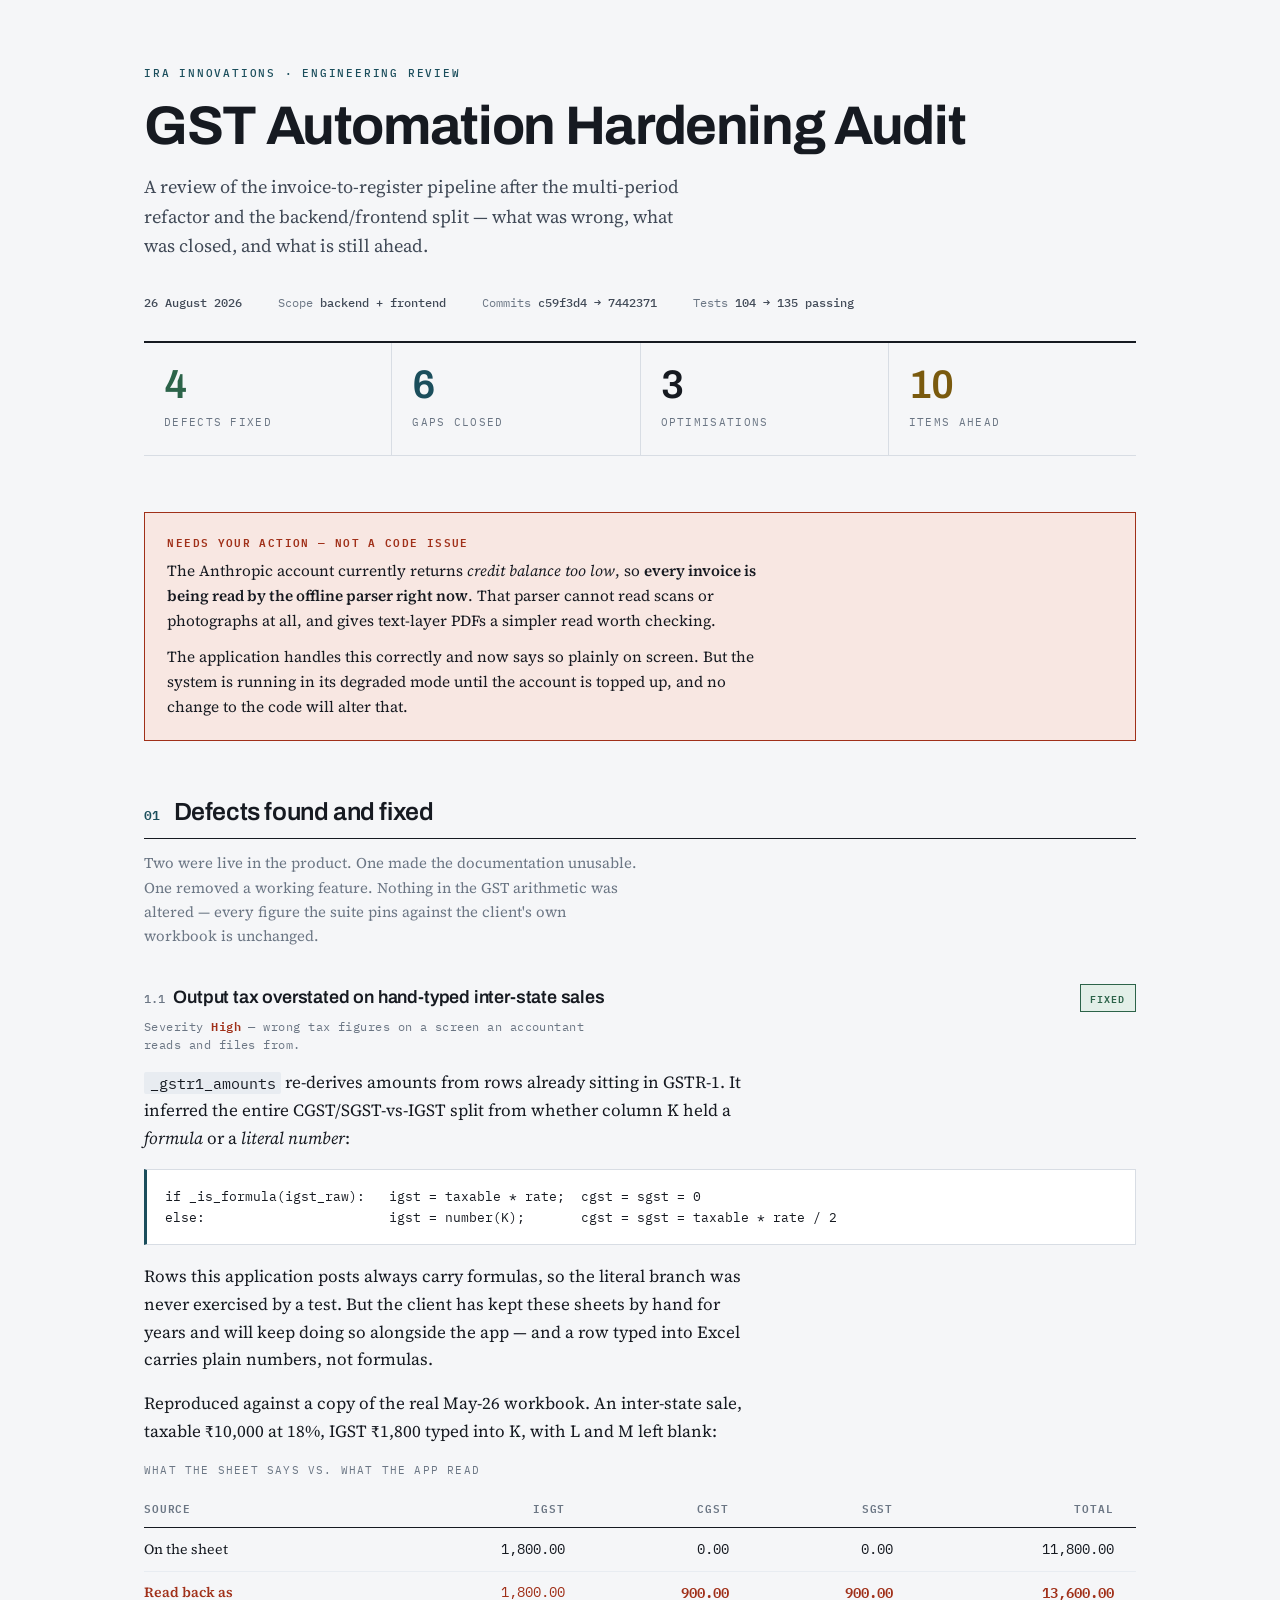
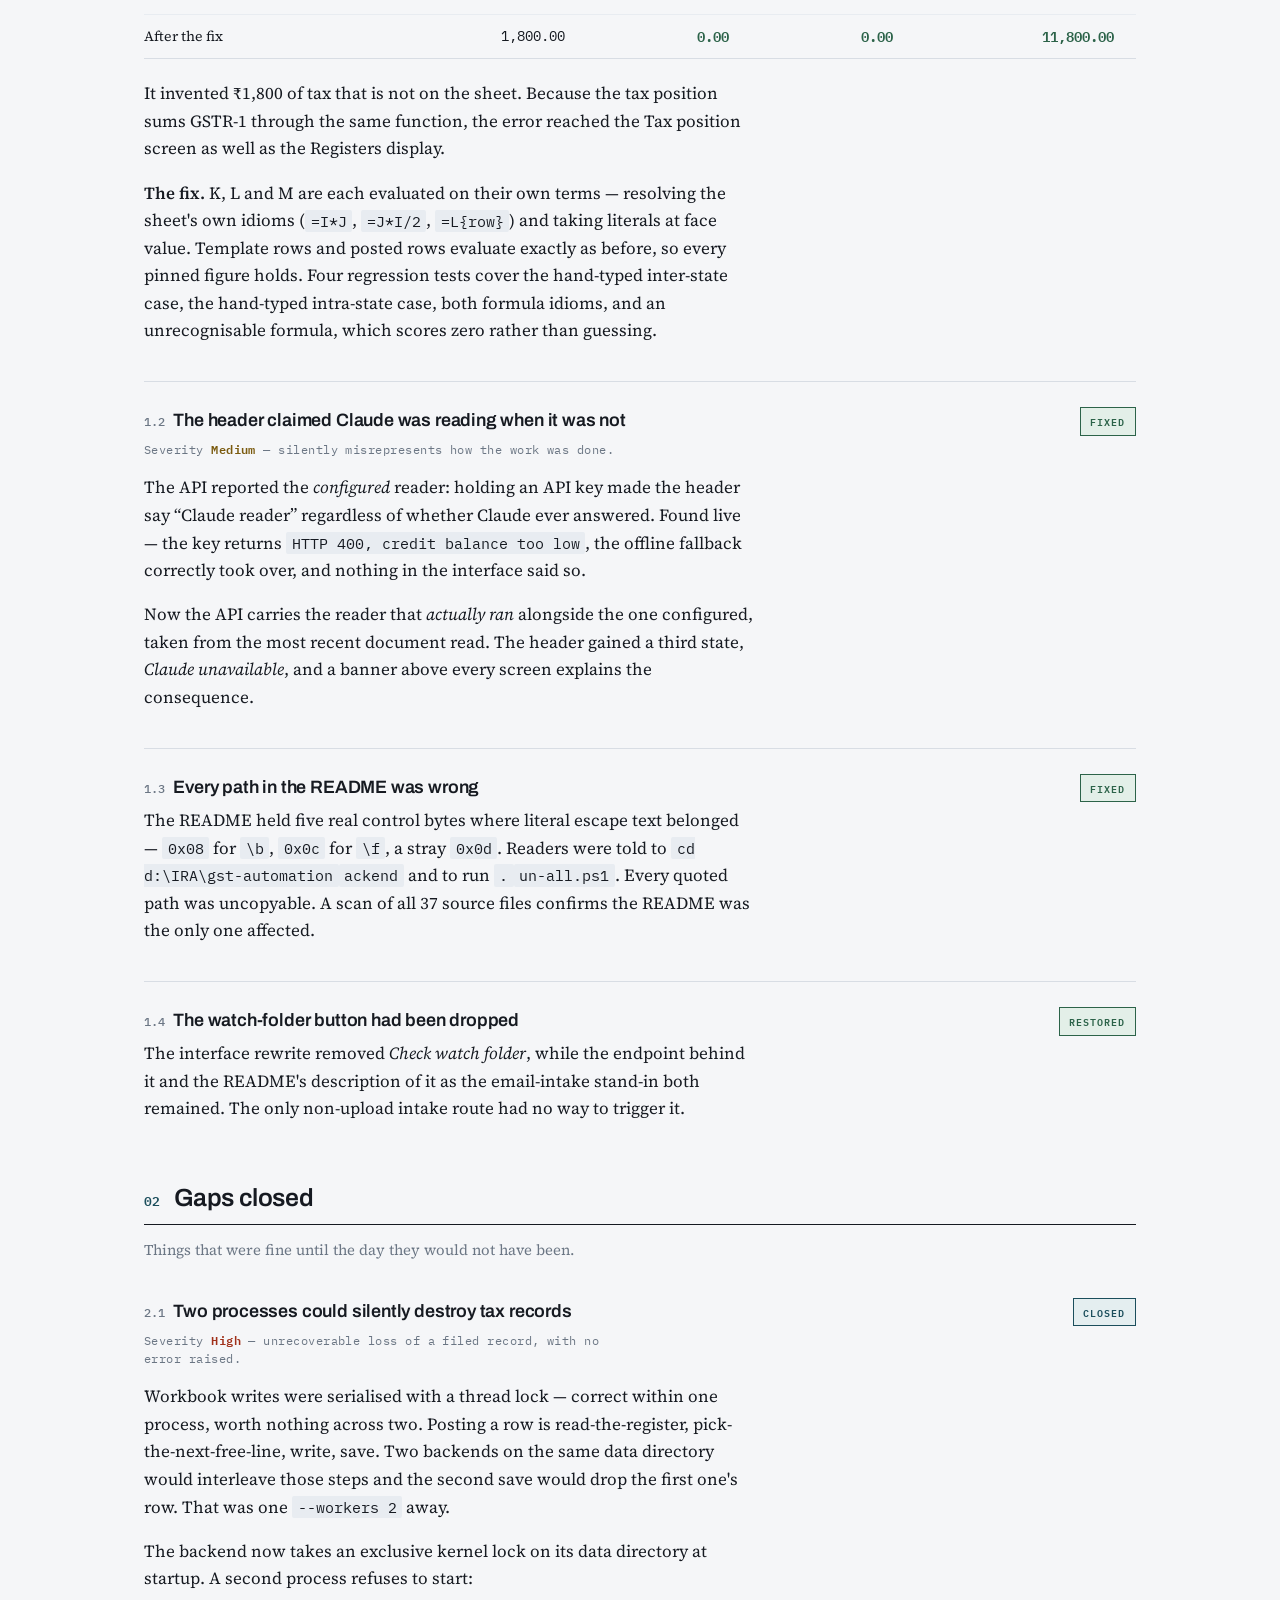
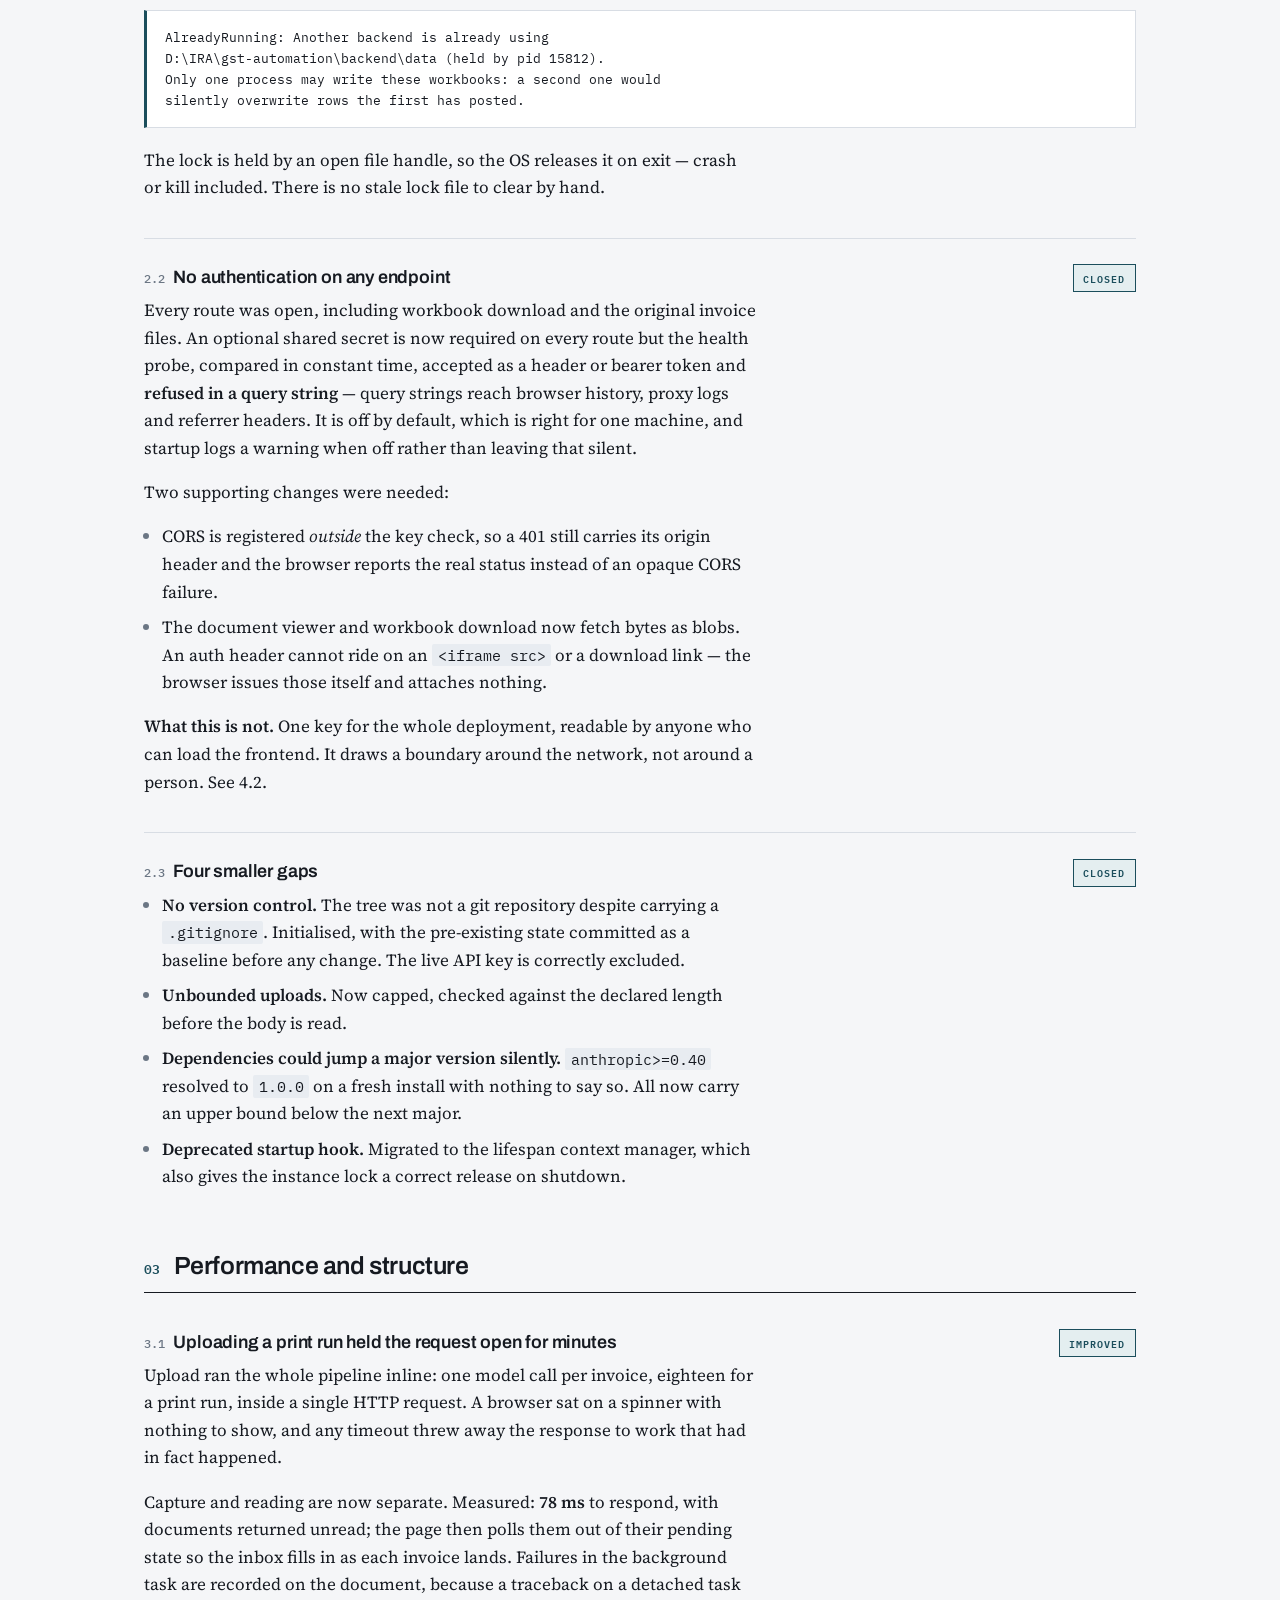
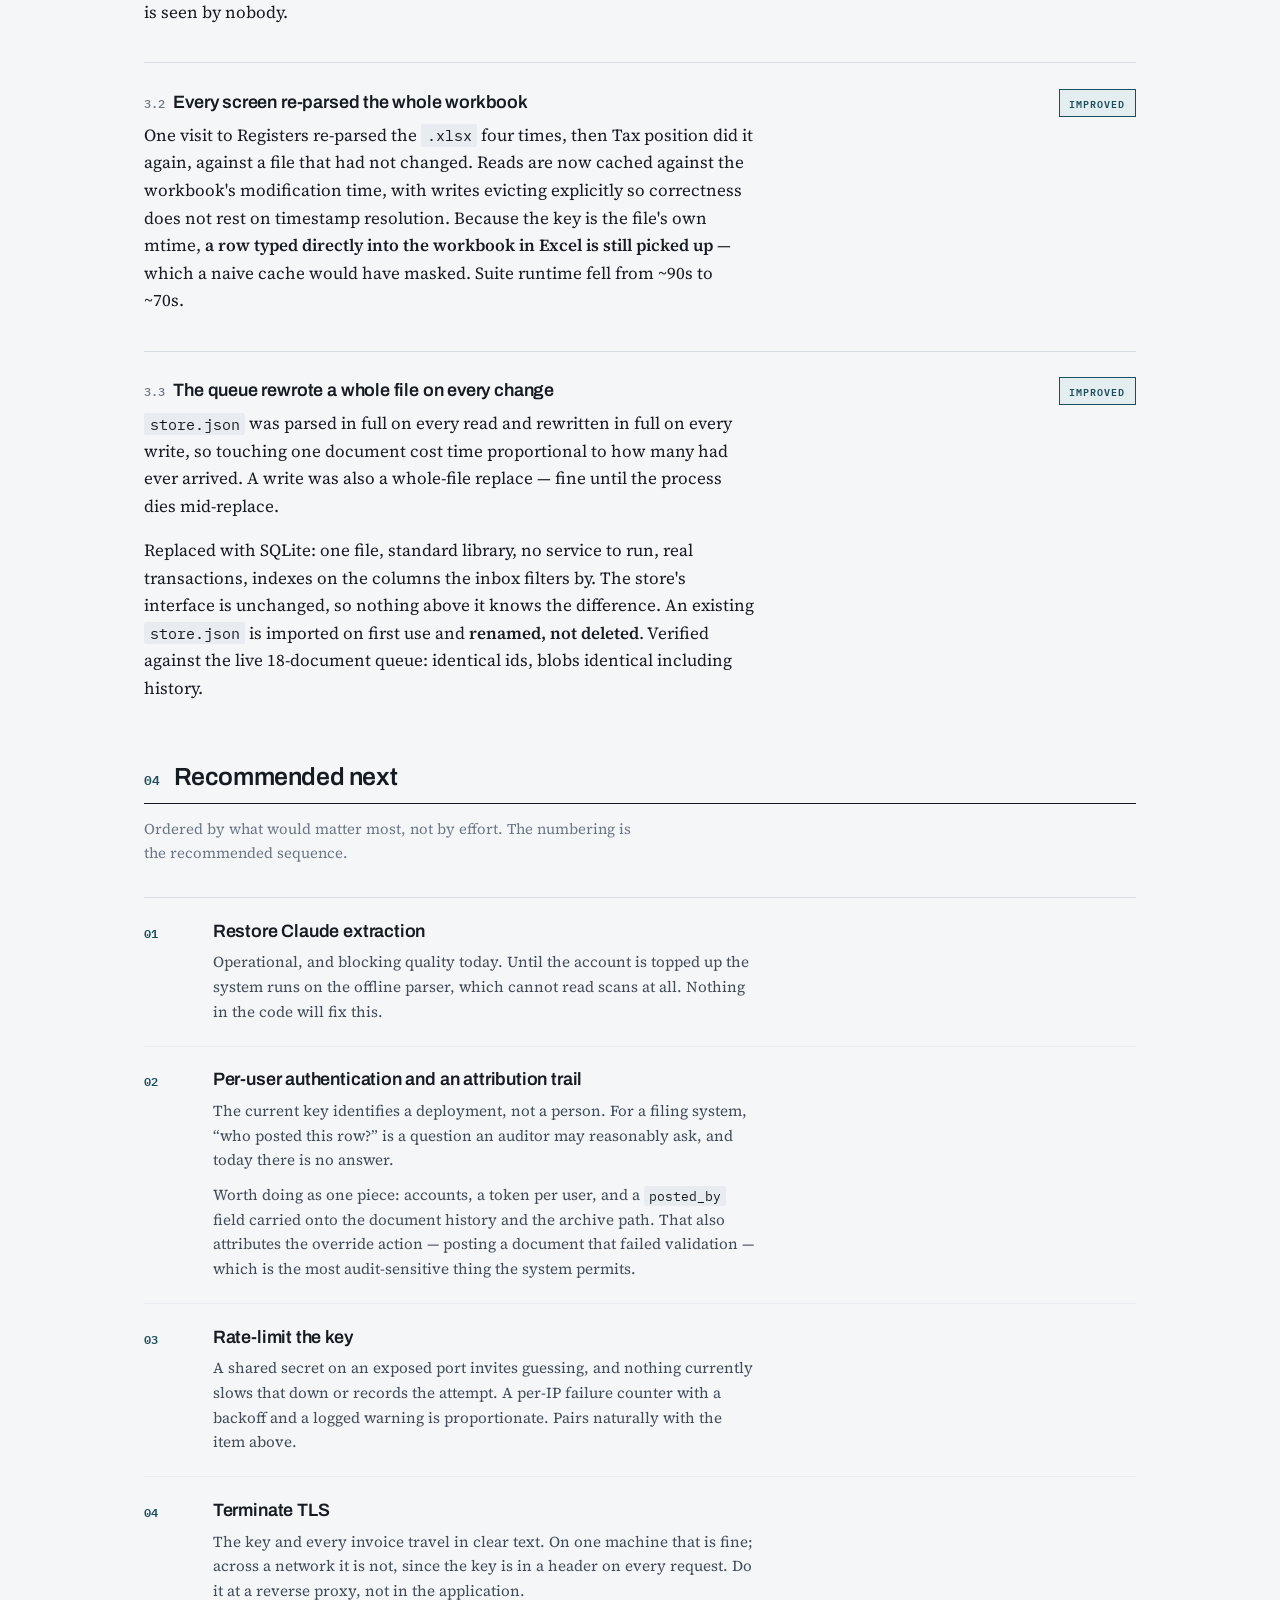
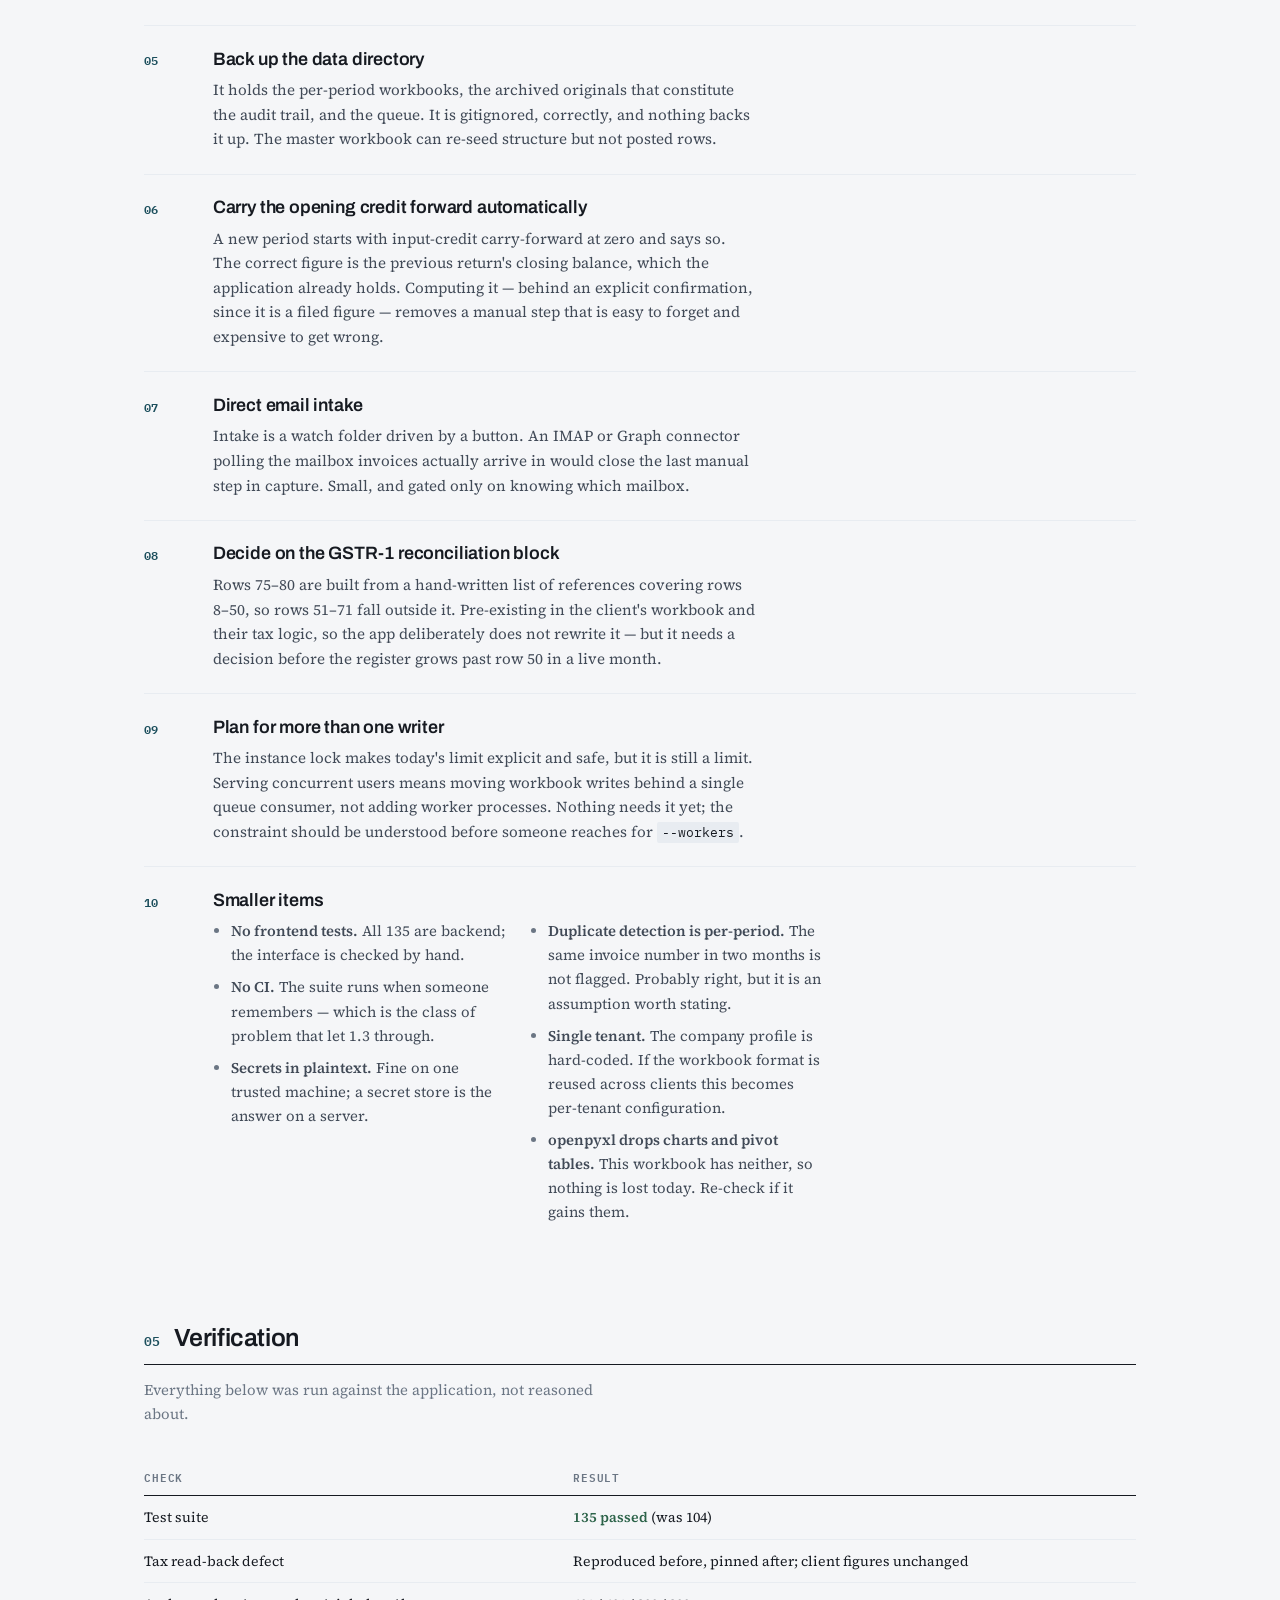
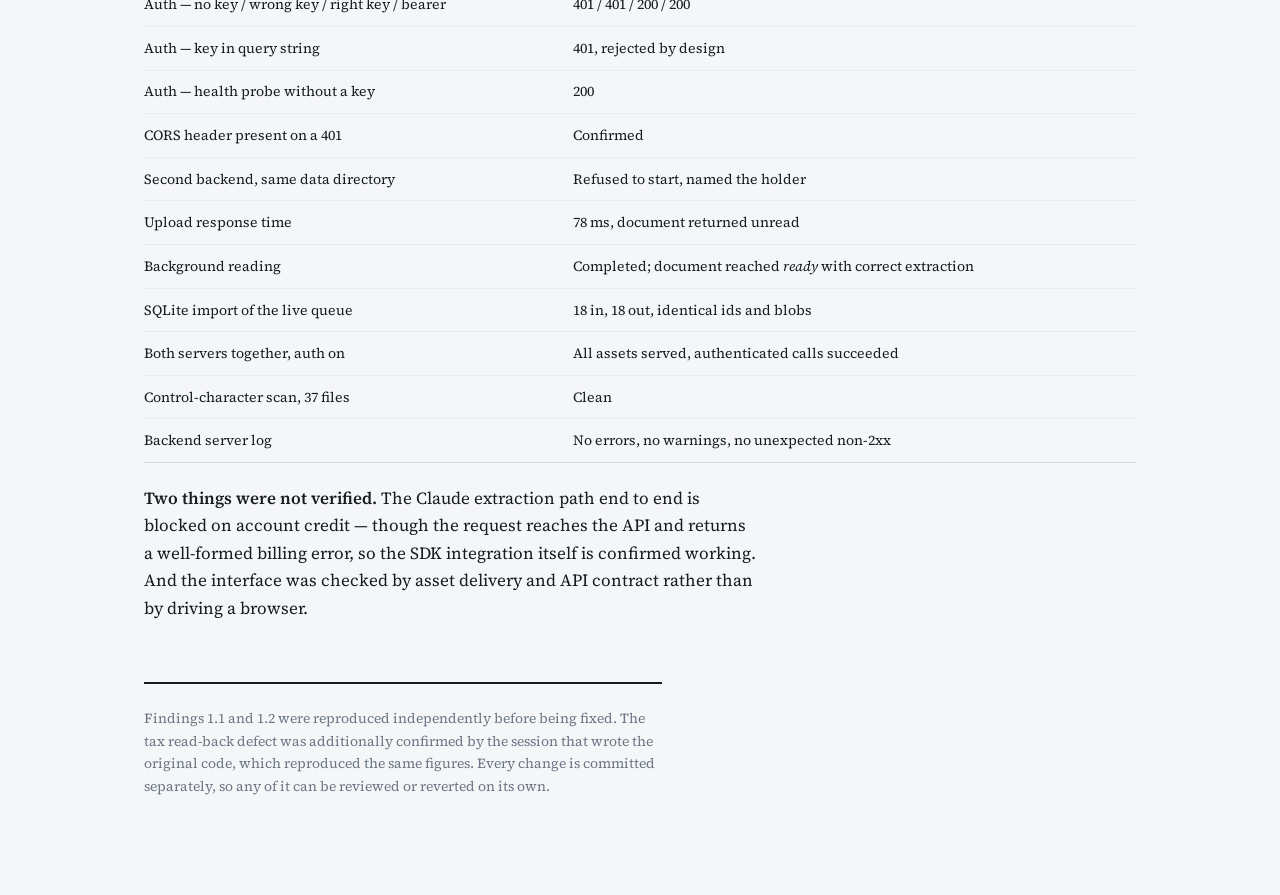
<file: docs/hardening-audit.html>
<!doctype html>
<html lang="en">
<head>
<meta charset="utf-8">
<meta name="viewport" content="width=device-width, initial-scale=1">
<title>GST Automation Hardening Audit</title>
<link rel="preconnect" href="https://fonts.googleapis.com">
<link rel="preconnect" href="https://fonts.gstatic.com" crossorigin>
<link rel="stylesheet" href="https://fonts.googleapis.com/css2?family=Archivo:wght@500;600;700&family=Source+Serif+4:ital,opsz,wght@0,8..60,400;0,8..60,600;1,8..60,400&family=IBM+Plex+Mono:wght@400;500;600&display=swap">

<style>
  /* ---- Light palette: complete, on bare :root ------------------------- */
  :root {
    --paper:      #F5F6F8;
    --surface:    #FFFFFF;
    --ink:        #161A21;
    --ink-2:      #414A57;
    --ink-3:      #6B7684;
    --rule:       #D8DDE4;
    --rule-soft:  #E8ECF1;

    --accent:     #1B4E5C;   /* petrol - the one bold colour */
    --accent-ink: #10333D;
    --accent-bg:  #E4EEF0;

    --critical:   #A03019;   /* ledger red */
    --critical-bg:#F8E7E2;
    --good:       #2C6349;
    --good-bg:    #E3EFE8;
    --warn-ink:   #7A5A0E;
    --warn-bg:    #F6EEDB;

    --shadow:     0 1px 2px rgba(22,26,33,.05), 0 6px 20px rgba(22,26,33,.05);
  }

  /* ---- Dark: token overrides only, three states handled --------------- */
  @media (prefers-color-scheme: dark) {
    :root:not([data-theme="light"]) {
      --paper:      #10141A;
      --surface:    #171C24;
      --ink:        #E7EBF0;
      --ink-2:      #AFB9C6;
      --ink-3:      #7D8896;
      --rule:       #2C333D;
      --rule-soft:  #222831;

      --accent:     #6FB6C4;
      --accent-ink: #A8D6DF;
      --accent-bg:  #16323A;

      --critical:   #E58A72;
      --critical-bg:#3A1E17;
      --good:       #7FBE9E;
      --good-bg:    #173025;
      --warn-ink:   #D9B45F;
      --warn-bg:    #322813;

      --shadow:     0 1px 2px rgba(0,0,0,.4), 0 6px 20px rgba(0,0,0,.3);
    }
  }
  :root[data-theme="dark"] {
    --paper:      #10141A;
    --surface:    #171C24;
    --ink:        #E7EBF0;
    --ink-2:      #AFB9C6;
    --ink-3:      #7D8896;
    --rule:       #2C333D;
    --rule-soft:  #222831;

    --accent:     #6FB6C4;
    --accent-ink: #A8D6DF;
    --accent-bg:  #16323A;

    --critical:   #E58A72;
    --critical-bg:#3A1E17;
    --good:       #7FBE9E;
    --good-bg:    #173025;
    --warn-ink:   #D9B45F;
    --warn-bg:    #322813;

    --shadow:     0 1px 2px rgba(0,0,0,.4), 0 6px 20px rgba(0,0,0,.3);
  }

  * { box-sizing: border-box; }

  body {
    margin: 0;
    background: var(--paper);
    color: var(--ink);
    font-family: "Source Serif 4", Georgia, "Times New Roman", serif;
    font-size: 17px;
    line-height: 1.62;
    -webkit-font-smoothing: antialiased;
  }

  .sheet {
    max-width: 1040px;
    margin: 0 auto;
    padding: 0 1.5rem 6rem;
  }

  /* ---- Masthead ------------------------------------------------------- */
  .masthead {
    padding: 4rem 0 1.75rem;
    border-bottom: 2px solid var(--ink);
  }
  .eyebrow {
    font-family: "IBM Plex Mono", ui-monospace, monospace;
    font-size: .7rem;
    font-weight: 500;
    letter-spacing: .16em;
    text-transform: uppercase;
    color: var(--accent);
    margin: 0 0 1rem;
  }
  h1 {
    font-family: Archivo, "Helvetica Neue", Arial, sans-serif;
    font-weight: 700;
    font-size: clamp(2.1rem, 5.5vw, 3.4rem);
    line-height: 1.04;
    letter-spacing: -.025em;
    text-wrap: balance;
    margin: 0 0 1.1rem;
  }
  .standfirst {
    font-size: 1.14rem;
    color: var(--ink-2);
    max-width: 62ch;
    margin: 0 0 2rem;
  }
  .facts {
    display: flex;
    flex-wrap: wrap;
    gap: .5rem 2.25rem;
    font-family: "IBM Plex Mono", ui-monospace, monospace;
    font-size: .76rem;
    color: var(--ink-3);
  }
  .facts b { color: var(--ink-2); font-weight: 500; }

  /* ---- Position strip: the audit's balance ---------------------------- */
  .position {
    display: grid;
    grid-template-columns: repeat(auto-fit, minmax(150px, 1fr));
    gap: 1px;
    background: var(--rule);
    border-bottom: 1px solid var(--rule);
    margin-bottom: 3.5rem;
  }
  .position div {
    background: var(--paper);
    padding: 1.4rem 1.25rem 1.5rem;
  }
  .position .n {
    font-family: Archivo, sans-serif;
    font-size: 2.5rem;
    font-weight: 600;
    line-height: 1;
    letter-spacing: -.03em;
    font-variant-numeric: tabular-nums;
    display: block;
  }
  .position .l {
    font-family: "IBM Plex Mono", monospace;
    font-size: .68rem;
    letter-spacing: .12em;
    text-transform: uppercase;
    color: var(--ink-3);
    margin-top: .55rem;
    display: block;
  }
  .position .fixed  .n { color: var(--good); }
  .position .closed .n { color: var(--accent); }
  .position .perf   .n { color: var(--ink); }
  .position .ahead  .n { color: var(--warn-ink); }

  /* ---- Sections ------------------------------------------------------- */
  section { margin-bottom: 3.75rem; }

  h2 {
    font-family: Archivo, sans-serif;
    font-size: 1.55rem;
    font-weight: 600;
    letter-spacing: -.016em;
    line-height: 1.2;
    margin: 0 0 .35rem;
    padding-bottom: .7rem;
    border-bottom: 1px solid var(--ink);
    display: flex;
    align-items: baseline;
    gap: .85rem;
  }
  h2 .num {
    font-family: "IBM Plex Mono", monospace;
    font-size: .8rem;
    font-weight: 600;
    color: var(--accent);
    letter-spacing: 0;
  }
  .section-note {
    color: var(--ink-3);
    font-size: .93rem;
    margin: .8rem 0 2rem;
    max-width: 62ch;
  }

  /* ---- Finding: ruled, not boxed -------------------------------------- */
  .finding {
    border-top: 1px solid var(--rule);
    padding-top: 1.6rem;
    margin-top: 2.25rem;
  }
  .finding:first-of-type { border-top: none; padding-top: 0; }

  .finding-head {
    display: flex;
    flex-wrap: wrap;
    align-items: baseline;
    gap: .7rem;
    margin-bottom: .3rem;
  }
  h3 {
    font-family: Archivo, sans-serif;
    font-size: 1.12rem;
    font-weight: 600;
    letter-spacing: -.01em;
    line-height: 1.3;
    margin: 0;
    flex: 1 1 22ch;
    text-wrap: balance;
  }
  h3 .ref {
    font-family: "IBM Plex Mono", monospace;
    font-size: .78rem;
    font-weight: 500;
    color: var(--ink-3);
    margin-right: .55rem;
  }

  .chip {
    font-family: "IBM Plex Mono", monospace;
    font-size: .64rem;
    font-weight: 600;
    letter-spacing: .1em;
    text-transform: uppercase;
    padding: .3rem .6rem;
    border: 1px solid currentColor;
    white-space: nowrap;
    flex: none;
  }
  .chip.fixed    { color: var(--good);     background: var(--good-bg); }
  .chip.closed   { color: var(--accent);   background: var(--accent-bg); }
  .chip.live     { color: var(--critical); background: var(--critical-bg); }
  .chip.ahead    { color: var(--warn-ink); background: var(--warn-bg); }

  .sev {
    font-family: "IBM Plex Mono", monospace;
    font-size: .72rem;
    color: var(--ink-3);
    letter-spacing: .04em;
    margin: 0 0 .9rem;
  }
  .sev b { color: var(--critical); font-weight: 600; }
  .sev.med b { color: var(--warn-ink); }

  p { margin: 0 0 1.05rem; max-width: 68ch; }
  .finding p:last-child, section > p:last-child { margin-bottom: 0; }

  ul { margin: 0 0 1.05rem; padding-left: 1.15rem; max-width: 68ch; }
  li { margin-bottom: .5rem; }
  li::marker { color: var(--ink-3); }

  strong { font-weight: 600; }
  code {
    font-family: "IBM Plex Mono", ui-monospace, monospace;
    font-size: .855em;
    background: var(--rule-soft);
    padding: .12em .38em;
    color: var(--ink);
    border-radius: 2px;
  }

  pre {
    font-family: "IBM Plex Mono", ui-monospace, monospace;
    font-size: .8rem;
    line-height: 1.65;
    background: var(--surface);
    border: 1px solid var(--rule);
    border-left: 3px solid var(--accent);
    padding: 1rem 1.15rem;
    overflow-x: auto;
    margin: 0 0 1.15rem;
    color: var(--ink-2);
  }
  pre code { background: none; padding: 0; font-size: 1em; }

  /* ---- Tables: ledger ruling, not cards ------------------------------- */
  .table-wrap { overflow-x: auto; margin: 0 0 1.35rem; }
  table {
    width: 100%;
    border-collapse: collapse;
    font-size: .88rem;
    font-variant-numeric: tabular-nums;
  }
  caption {
    text-align: left;
    font-family: "IBM Plex Mono", monospace;
    font-size: .68rem;
    letter-spacing: .11em;
    text-transform: uppercase;
    color: var(--ink-3);
    padding-bottom: .6rem;
  }
  th, td {
    text-align: left;
    padding: .62rem .9rem .62rem 0;
    border-bottom: 1px solid var(--rule-soft);
    vertical-align: top;
  }
  th {
    font-family: "IBM Plex Mono", monospace;
    font-size: .68rem;
    font-weight: 600;
    letter-spacing: .08em;
    text-transform: uppercase;
    color: var(--ink-3);
    border-bottom: 1px solid var(--ink);
    white-space: nowrap;
  }
  tbody tr:last-child td { border-bottom: 1px solid var(--rule); }
  td.num { font-family: "IBM Plex Mono", monospace; text-align: right; padding-right: 1.4rem; white-space: nowrap; }
  th.num { text-align: right; padding-right: 1.4rem; }
  .row-bad  td { color: var(--critical); }
  .row-bad  td:first-child { font-weight: 600; }
  .wrong { font-weight: 600; }
  .ok { color: var(--good); font-weight: 600; }

  /* ---- Callout -------------------------------------------------------- */
  .callout {
    border: 1px solid var(--critical);
    background: var(--critical-bg);
    padding: 1.25rem 1.4rem;
    margin: 0 0 3.5rem;
  }
  .callout .tag {
    font-family: "IBM Plex Mono", monospace;
    font-size: .66rem;
    font-weight: 600;
    letter-spacing: .13em;
    text-transform: uppercase;
    color: var(--critical);
    display: block;
    margin-bottom: .55rem;
  }
  .callout p { margin: 0; color: var(--ink); font-size: .96rem; max-width: 74ch; }
  .callout p + p { margin-top: .7rem; }

  /* ---- Future work list ----------------------------------------------- */
  .queue { display: flex; flex-direction: column; gap: 0; }
  .item {
    display: grid;
    grid-template-columns: 3.2rem 1fr;
    gap: 0 1.1rem;
    padding: 1.35rem 0;
    border-top: 1px solid var(--rule-soft);
  }
  .item:first-child { border-top: 1px solid var(--rule); }
  .item .rank {
    font-family: "IBM Plex Mono", monospace;
    font-size: .78rem;
    font-weight: 600;
    color: var(--accent);
    padding-top: .18rem;
  }
  .item h3 { margin-bottom: .45rem; flex: none; }
  .item p { font-size: .95rem; margin-bottom: 0; color: var(--ink-2); }
  .item p + p { margin-top: .65rem; }

  .minor { columns: 2; column-gap: 2.5rem; }
  .minor li { break-inside: avoid; font-size: .93rem; color: var(--ink-2); }
  @media (max-width: 640px) { .minor { columns: 1; } }

  footer {
    border-top: 2px solid var(--ink);
    padding-top: 1.5rem;
    font-size: .87rem;
    color: var(--ink-3);
    max-width: 74ch;
  }

  @media (max-width: 700px) {
    body { font-size: 16px; }
    .masthead { padding-top: 2.5rem; }
  }
  @media (prefers-reduced-motion: reduce) {
    * { animation: none !important; transition: none !important; }
  }
</style>
</head>
<body>
<div class="sheet">

  <header class="masthead">
    <p class="eyebrow">Ira Innovations &middot; Engineering review</p>
    <h1>GST Automation Hardening Audit</h1>
    <p class="standfirst">
      A review of the invoice-to-register pipeline after the multi-period refactor and the
      backend/frontend split &mdash; what was wrong, what was closed, and what is still ahead.
    </p>
    <div class="facts">
      <span><b>26 August 2026</b></span>
      <span>Scope <b>backend + frontend</b></span>
      <span>Commits <b>c59f3d4 &rarr; 7442371</b></span>
      <span>Tests <b>104 &rarr; 135 passing</b></span>
    </div>
  </header>

  <div class="position">
    <div class="fixed"><span class="n">4</span><span class="l">Defects fixed</span></div>
    <div class="closed"><span class="n">6</span><span class="l">Gaps closed</span></div>
    <div class="perf"><span class="n">3</span><span class="l">Optimisations</span></div>
    <div class="ahead"><span class="n">10</span><span class="l">Items ahead</span></div>
  </div>

  <div class="callout">
    <span class="tag">Needs your action &mdash; not a code issue</span>
    <p>
      The Anthropic account currently returns <em>credit balance too low</em>, so <strong>every invoice
      is being read by the offline parser right now</strong>. That parser cannot read scans or photographs
      at all, and gives text-layer PDFs a simpler read worth checking.
    </p>
    <p>
      The application handles this correctly and now says so plainly on screen. But the system is running
      in its degraded mode until the account is topped up, and no change to the code will alter that.
    </p>
  </div>

  <!-- ================================================================== -->
  <section>
    <h2><span class="num">01</span> Defects found and fixed</h2>
    <p class="section-note">
      Two were live in the product. One made the documentation unusable. One removed a working feature.
      Nothing in the GST arithmetic was altered &mdash; every figure the suite pins against the client's
      own workbook is unchanged.
    </p>

    <div class="finding">
      <div class="finding-head">
        <h3><span class="ref">1.1</span>Output tax overstated on hand-typed inter-state sales</h3>
        <span class="chip fixed">Fixed</span>
      </div>
      <p class="sev">Severity <b>High</b> &mdash; wrong tax figures on a screen an accountant reads and files from.</p>

      <p>
        <code>_gstr1_amounts</code> re-derives amounts from rows already sitting in GSTR&#8209;1. It inferred
        the entire CGST/SGST-vs-IGST split from whether column&nbsp;K held a <em>formula</em> or a
        <em>literal number</em>:
      </p>
      <pre><code>if _is_formula(igst_raw):   igst = taxable * rate;  cgst = sgst = 0
else:                       igst = number(K);       cgst = sgst = taxable * rate / 2</code></pre>
      <p>
        Rows this application posts always carry formulas, so the literal branch was never exercised by a
        test. But the client has kept these sheets by hand for years and will keep doing so alongside the
        app &mdash; and a row typed into Excel carries plain numbers, not formulas.
      </p>
      <p>
        Reproduced against a copy of the real May&#8209;26 workbook. An inter-state sale, taxable
        &#8377;10,000 at 18%, IGST &#8377;1,800 typed into K, with L and M left blank:
      </p>
      <div class="table-wrap">
        <table>
          <caption>What the sheet says vs. what the app read</caption>
          <thead>
            <tr><th>Source</th><th class="num">IGST</th><th class="num">CGST</th><th class="num">SGST</th><th class="num">Total</th></tr>
          </thead>
          <tbody>
            <tr><td>On the sheet</td><td class="num">1,800.00</td><td class="num">0.00</td><td class="num">0.00</td><td class="num">11,800.00</td></tr>
            <tr class="row-bad"><td>Read back as</td><td class="num">1,800.00</td><td class="num wrong">900.00</td><td class="num wrong">900.00</td><td class="num wrong">13,600.00</td></tr>
            <tr><td>After the fix</td><td class="num">1,800.00</td><td class="num ok">0.00</td><td class="num ok">0.00</td><td class="num ok">11,800.00</td></tr>
          </tbody>
        </table>
      </div>
      <p>
        It invented &#8377;1,800 of tax that is not on the sheet. Because the tax position sums GSTR&#8209;1
        through the same function, the error reached the Tax position screen as well as the Registers display.
      </p>
      <p>
        <strong>The fix.</strong> K, L and M are each evaluated on their own terms &mdash; resolving the
        sheet's own idioms (<code>=I*J</code>, <code>=J*I/2</code>, <code>=L{row}</code>) and taking literals
        at face value. Template rows and posted rows evaluate exactly as before, so every pinned figure holds.
        Four regression tests cover the hand-typed inter-state case, the hand-typed intra-state case, both
        formula idioms, and an unrecognisable formula, which scores zero rather than guessing.
      </p>
    </div>

    <div class="finding">
      <div class="finding-head">
        <h3><span class="ref">1.2</span>The header claimed Claude was reading when it was not</h3>
        <span class="chip fixed">Fixed</span>
      </div>
      <p class="sev med">Severity <b>Medium</b> &mdash; silently misrepresents how the work was done.</p>
      <p>
        The API reported the <em>configured</em> reader: holding an API key made the header say
        &ldquo;Claude reader&rdquo; regardless of whether Claude ever answered. Found live &mdash; the key
        returns <code>HTTP 400, credit balance too low</code>, the offline fallback correctly took over, and
        nothing in the interface said so.
      </p>
      <p>
        Now the API carries the reader that <em>actually ran</em> alongside the one configured, taken from the
        most recent document read. The header gained a third state, <em>Claude unavailable</em>, and a banner
        above every screen explains the consequence.
      </p>
    </div>

    <div class="finding">
      <div class="finding-head">
        <h3><span class="ref">1.3</span>Every path in the README was wrong</h3>
        <span class="chip fixed">Fixed</span>
      </div>
      <p>
        The README held five real control bytes where literal escape text belonged &mdash; <code>0x08</code>
        for <code>\b</code>, <code>0x0c</code> for <code>\f</code>, a stray <code>0x0d</code>. Readers were
        told to <code>cd d:\IRA\gst-automation</code>&#8203;<code>ackend</code> and to run
        <code>.</code>&#8203;<code>un-all.ps1</code>. Every quoted path was uncopyable. A scan of all 37 source
        files confirms the README was the only one affected.
      </p>
    </div>

    <div class="finding">
      <div class="finding-head">
        <h3><span class="ref">1.4</span>The watch-folder button had been dropped</h3>
        <span class="chip fixed">Restored</span>
      </div>
      <p>
        The interface rewrite removed <em>Check watch folder</em>, while the endpoint behind it and the
        README's description of it as the email-intake stand-in both remained. The only non-upload intake
        route had no way to trigger it.
      </p>
    </div>
  </section>

  <!-- ================================================================== -->
  <section>
    <h2><span class="num">02</span> Gaps closed</h2>
    <p class="section-note">
      Things that were fine until the day they would not have been.
    </p>

    <div class="finding">
      <div class="finding-head">
        <h3><span class="ref">2.1</span>Two processes could silently destroy tax records</h3>
        <span class="chip closed">Closed</span>
      </div>
      <p class="sev">Severity <b>High</b> &mdash; unrecoverable loss of a filed record, with no error raised.</p>
      <p>
        Workbook writes were serialised with a thread lock &mdash; correct within one process, worth nothing
        across two. Posting a row is read-the-register, pick-the-next-free-line, write, save. Two backends on
        the same data directory would interleave those steps and the second save would drop the first one's
        row. That was one <code>--workers 2</code> away.
      </p>
      <p>
        The backend now takes an exclusive kernel lock on its data directory at startup. A second process
        refuses to start:
      </p>
      <pre><code>AlreadyRunning: Another backend is already using
D:\IRA\gst-automation\backend\data (held by pid 15812).
Only one process may write these workbooks: a second one would
silently overwrite rows the first has posted.</code></pre>
      <p>
        The lock is held by an open file handle, so the OS releases it on exit &mdash; crash or kill included.
        There is no stale lock file to clear by hand.
      </p>
    </div>

    <div class="finding">
      <div class="finding-head">
        <h3><span class="ref">2.2</span>No authentication on any endpoint</h3>
        <span class="chip closed">Closed</span>
      </div>
      <p>
        Every route was open, including workbook download and the original invoice files. An optional shared
        secret is now required on every route but the health probe, compared in constant time, accepted as a
        header or bearer token and <strong>refused in a query string</strong> &mdash; query strings reach
        browser history, proxy logs and referrer headers. It is off by default, which is right for one
        machine, and startup logs a warning when off rather than leaving that silent.
      </p>
      <p>Two supporting changes were needed:</p>
      <ul>
        <li>CORS is registered <em>outside</em> the key check, so a 401 still carries its origin header and the
          browser reports the real status instead of an opaque CORS failure.</li>
        <li>The document viewer and workbook download now fetch bytes as blobs. An auth header cannot ride on
          an <code>&lt;iframe src&gt;</code> or a download link &mdash; the browser issues those itself and
          attaches nothing.</li>
      </ul>
      <p>
        <strong>What this is not.</strong> One key for the whole deployment, readable by anyone who can load
        the frontend. It draws a boundary around the network, not around a person. See 4.2.
      </p>
    </div>

    <div class="finding">
      <div class="finding-head">
        <h3><span class="ref">2.3</span>Four smaller gaps</h3>
        <span class="chip closed">Closed</span>
      </div>
      <ul>
        <li><strong>No version control.</strong> The tree was not a git repository despite carrying a
          <code>.gitignore</code>. Initialised, with the pre-existing state committed as a baseline before any
          change. The live API key is correctly excluded.</li>
        <li><strong>Unbounded uploads.</strong> Now capped, checked against the declared length before the body
          is read.</li>
        <li><strong>Dependencies could jump a major version silently.</strong> <code>anthropic&gt;=0.40</code>
          resolved to <code>1.0.0</code> on a fresh install with nothing to say so. All now carry an upper
          bound below the next major.</li>
        <li><strong>Deprecated startup hook.</strong> Migrated to the lifespan context manager, which also gives
          the instance lock a correct release on shutdown.</li>
      </ul>
    </div>
  </section>

  <!-- ================================================================== -->
  <section>
    <h2><span class="num">03</span> Performance and structure</h2>

    <div class="finding">
      <div class="finding-head">
        <h3><span class="ref">3.1</span>Uploading a print run held the request open for minutes</h3>
        <span class="chip closed">Improved</span>
      </div>
      <p>
        Upload ran the whole pipeline inline: one model call per invoice, eighteen for a print run, inside a
        single HTTP request. A browser sat on a spinner with nothing to show, and any timeout threw away the
        response to work that had in fact happened.
      </p>
      <p>
        Capture and reading are now separate. Measured: <strong>78&nbsp;ms</strong> to respond, with documents
        returned unread; the page then polls them out of their pending state so the inbox fills in as each
        invoice lands. Failures in the background task are recorded on the document, because a traceback on a
        detached task is seen by nobody.
      </p>
    </div>

    <div class="finding">
      <div class="finding-head">
        <h3><span class="ref">3.2</span>Every screen re-parsed the whole workbook</h3>
        <span class="chip closed">Improved</span>
      </div>
      <p>
        One visit to Registers re-parsed the <code>.xlsx</code> four times, then Tax position did it again,
        against a file that had not changed. Reads are now cached against the workbook's modification time,
        with writes evicting explicitly so correctness does not rest on timestamp resolution. Because the key
        is the file's own mtime, <strong>a row typed directly into the workbook in Excel is still picked
        up</strong> &mdash; which a naive cache would have masked. Suite runtime fell from ~90s to ~70s.
      </p>
    </div>

    <div class="finding">
      <div class="finding-head">
        <h3><span class="ref">3.3</span>The queue rewrote a whole file on every change</h3>
        <span class="chip closed">Improved</span>
      </div>
      <p>
        <code>store.json</code> was parsed in full on every read and rewritten in full on every write, so
        touching one document cost time proportional to how many had ever arrived. A write was also a
        whole-file replace &mdash; fine until the process dies mid-replace.
      </p>
      <p>
        Replaced with SQLite: one file, standard library, no service to run, real transactions, indexes on the
        columns the inbox filters by. The store's interface is unchanged, so nothing above it knows the
        difference. An existing <code>store.json</code> is imported on first use and <strong>renamed, not
        deleted</strong>. Verified against the live 18-document queue: identical ids, blobs identical
        including history.
      </p>
    </div>
  </section>

  <!-- ================================================================== -->
  <section>
    <h2><span class="num">04</span> Recommended next</h2>
    <p class="section-note">
      Ordered by what would matter most, not by effort. The numbering is the recommended sequence.
    </p>

    <div class="queue">
      <div class="item">
        <span class="rank">01</span>
        <div>
          <h3>Restore Claude extraction</h3>
          <p>Operational, and blocking quality today. Until the account is topped up the system runs on the
            offline parser, which cannot read scans at all. Nothing in the code will fix this.</p>
        </div>
      </div>

      <div class="item">
        <span class="rank">02</span>
        <div>
          <h3>Per-user authentication and an attribution trail</h3>
          <p>The current key identifies a deployment, not a person. For a filing system, &ldquo;who posted this
            row?&rdquo; is a question an auditor may reasonably ask, and today there is no answer.</p>
          <p>Worth doing as one piece: accounts, a token per user, and a <code>posted_by</code> field carried
            onto the document history and the archive path. That also attributes the override action &mdash;
            posting a document that failed validation &mdash; which is the most audit-sensitive thing the
            system permits.</p>
        </div>
      </div>

      <div class="item">
        <span class="rank">03</span>
        <div>
          <h3>Rate-limit the key</h3>
          <p>A shared secret on an exposed port invites guessing, and nothing currently slows that down or
            records the attempt. A per-IP failure counter with a backoff and a logged warning is proportionate.
            Pairs naturally with the item above.</p>
        </div>
      </div>

      <div class="item">
        <span class="rank">04</span>
        <div>
          <h3>Terminate TLS</h3>
          <p>The key and every invoice travel in clear text. On one machine that is fine; across a network it
            is not, since the key is in a header on every request. Do it at a reverse proxy, not in the
            application.</p>
        </div>
      </div>

      <div class="item">
        <span class="rank">05</span>
        <div>
          <h3>Back up the data directory</h3>
          <p>It holds the per-period workbooks, the archived originals that constitute the audit trail, and the
            queue. It is gitignored, correctly, and nothing backs it up. The master workbook can re-seed
            structure but not posted rows.</p>
        </div>
      </div>

      <div class="item">
        <span class="rank">06</span>
        <div>
          <h3>Carry the opening credit forward automatically</h3>
          <p>A new period starts with input-credit carry-forward at zero and says so. The correct figure is the
            previous return's closing balance, which the application already holds. Computing it &mdash; behind
            an explicit confirmation, since it is a filed figure &mdash; removes a manual step that is easy to
            forget and expensive to get wrong.</p>
        </div>
      </div>

      <div class="item">
        <span class="rank">07</span>
        <div>
          <h3>Direct email intake</h3>
          <p>Intake is a watch folder driven by a button. An IMAP or Graph connector polling the mailbox
            invoices actually arrive in would close the last manual step in capture. Small, and gated only on
            knowing which mailbox.</p>
        </div>
      </div>

      <div class="item">
        <span class="rank">08</span>
        <div>
          <h3>Decide on the GSTR-1 reconciliation block</h3>
          <p>Rows 75&ndash;80 are built from a hand-written list of references covering rows 8&ndash;50, so rows
            51&ndash;71 fall outside it. Pre-existing in the client's workbook and their tax logic, so the app
            deliberately does not rewrite it &mdash; but it needs a decision before the register grows past row
            50 in a live month.</p>
        </div>
      </div>

      <div class="item">
        <span class="rank">09</span>
        <div>
          <h3>Plan for more than one writer</h3>
          <p>The instance lock makes today's limit explicit and safe, but it is still a limit. Serving
            concurrent users means moving workbook writes behind a single queue consumer, not adding worker
            processes. Nothing needs it yet; the constraint should be understood before someone reaches for
            <code>--workers</code>.</p>
        </div>
      </div>

      <div class="item">
        <span class="rank">10</span>
        <div>
          <h3>Smaller items</h3>
          <ul class="minor">
            <li><strong>No frontend tests.</strong> All 135 are backend; the interface is checked by hand.</li>
            <li><strong>No CI.</strong> The suite runs when someone remembers &mdash; which is the class of
              problem that let 1.3 through.</li>
            <li><strong>Secrets in plaintext.</strong> Fine on one trusted machine; a secret store is the answer
              on a server.</li>
            <li><strong>Duplicate detection is per-period.</strong> The same invoice number in two months is not
              flagged. Probably right, but it is an assumption worth stating.</li>
            <li><strong>Single tenant.</strong> The company profile is hard-coded. If the workbook format is
              reused across clients this becomes per-tenant configuration.</li>
            <li><strong>openpyxl drops charts and pivot tables.</strong> This workbook has neither, so nothing is
              lost today. Re-check if it gains them.</li>
          </ul>
        </div>
      </div>
    </div>
  </section>

  <!-- ================================================================== -->
  <section>
    <h2><span class="num">05</span> Verification</h2>
    <p class="section-note">Everything below was run against the application, not reasoned about.</p>

    <div class="table-wrap">
      <table>
        <thead>
          <tr><th>Check</th><th>Result</th></tr>
        </thead>
        <tbody>
          <tr><td>Test suite</td><td><span class="ok">135 passed</span> (was 104)</td></tr>
          <tr><td>Tax read-back defect</td><td>Reproduced before, pinned after; client figures unchanged</td></tr>
          <tr><td>Auth &mdash; no key / wrong key / right key / bearer</td><td>401 / 401 / 200 / 200</td></tr>
          <tr><td>Auth &mdash; key in query string</td><td>401, rejected by design</td></tr>
          <tr><td>Auth &mdash; health probe without a key</td><td>200</td></tr>
          <tr><td>CORS header present on a 401</td><td>Confirmed</td></tr>
          <tr><td>Second backend, same data directory</td><td>Refused to start, named the holder</td></tr>
          <tr><td>Upload response time</td><td>78&nbsp;ms, document returned unread</td></tr>
          <tr><td>Background reading</td><td>Completed; document reached <em>ready</em> with correct extraction</td></tr>
          <tr><td>SQLite import of the live queue</td><td>18 in, 18 out, identical ids and blobs</td></tr>
          <tr><td>Both servers together, auth on</td><td>All assets served, authenticated calls succeeded</td></tr>
          <tr><td>Control-character scan, 37 files</td><td>Clean</td></tr>
          <tr><td>Backend server log</td><td>No errors, no warnings, no unexpected non-2xx</td></tr>
        </tbody>
      </table>
    </div>

    <p>
      <strong>Two things were not verified.</strong> The Claude extraction path end to end is blocked on
      account credit &mdash; though the request reaches the API and returns a well-formed billing error, so the
      SDK integration itself is confirmed working. And the interface was checked by asset delivery and API
      contract rather than by driving a browser.
    </p>
  </section>

  <footer>
    Findings 1.1 and 1.2 were reproduced independently before being fixed. The tax read-back defect was
    additionally confirmed by the session that wrote the original code, which reproduced the same figures.
    Every change is committed separately, so any of it can be reviewed or reverted on its own.
  </footer>

</div>
</body>
</html>
</file>
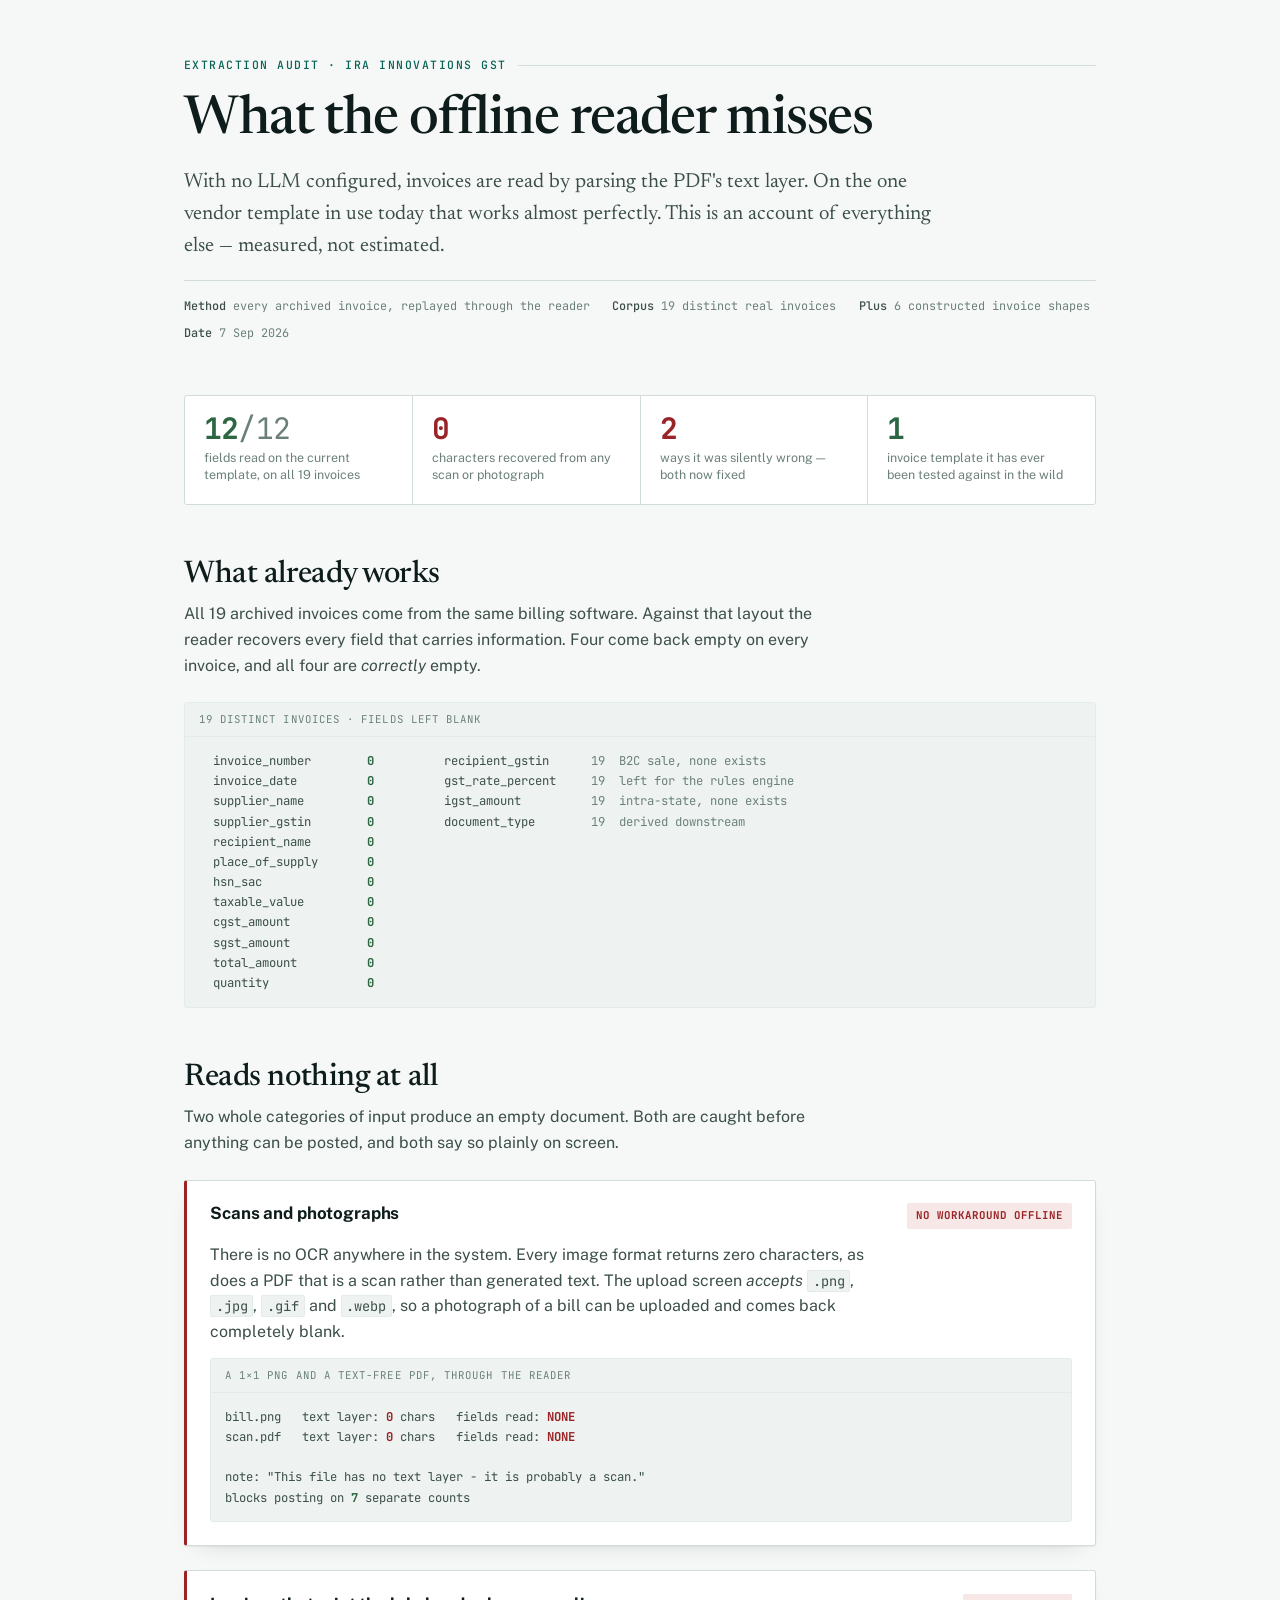
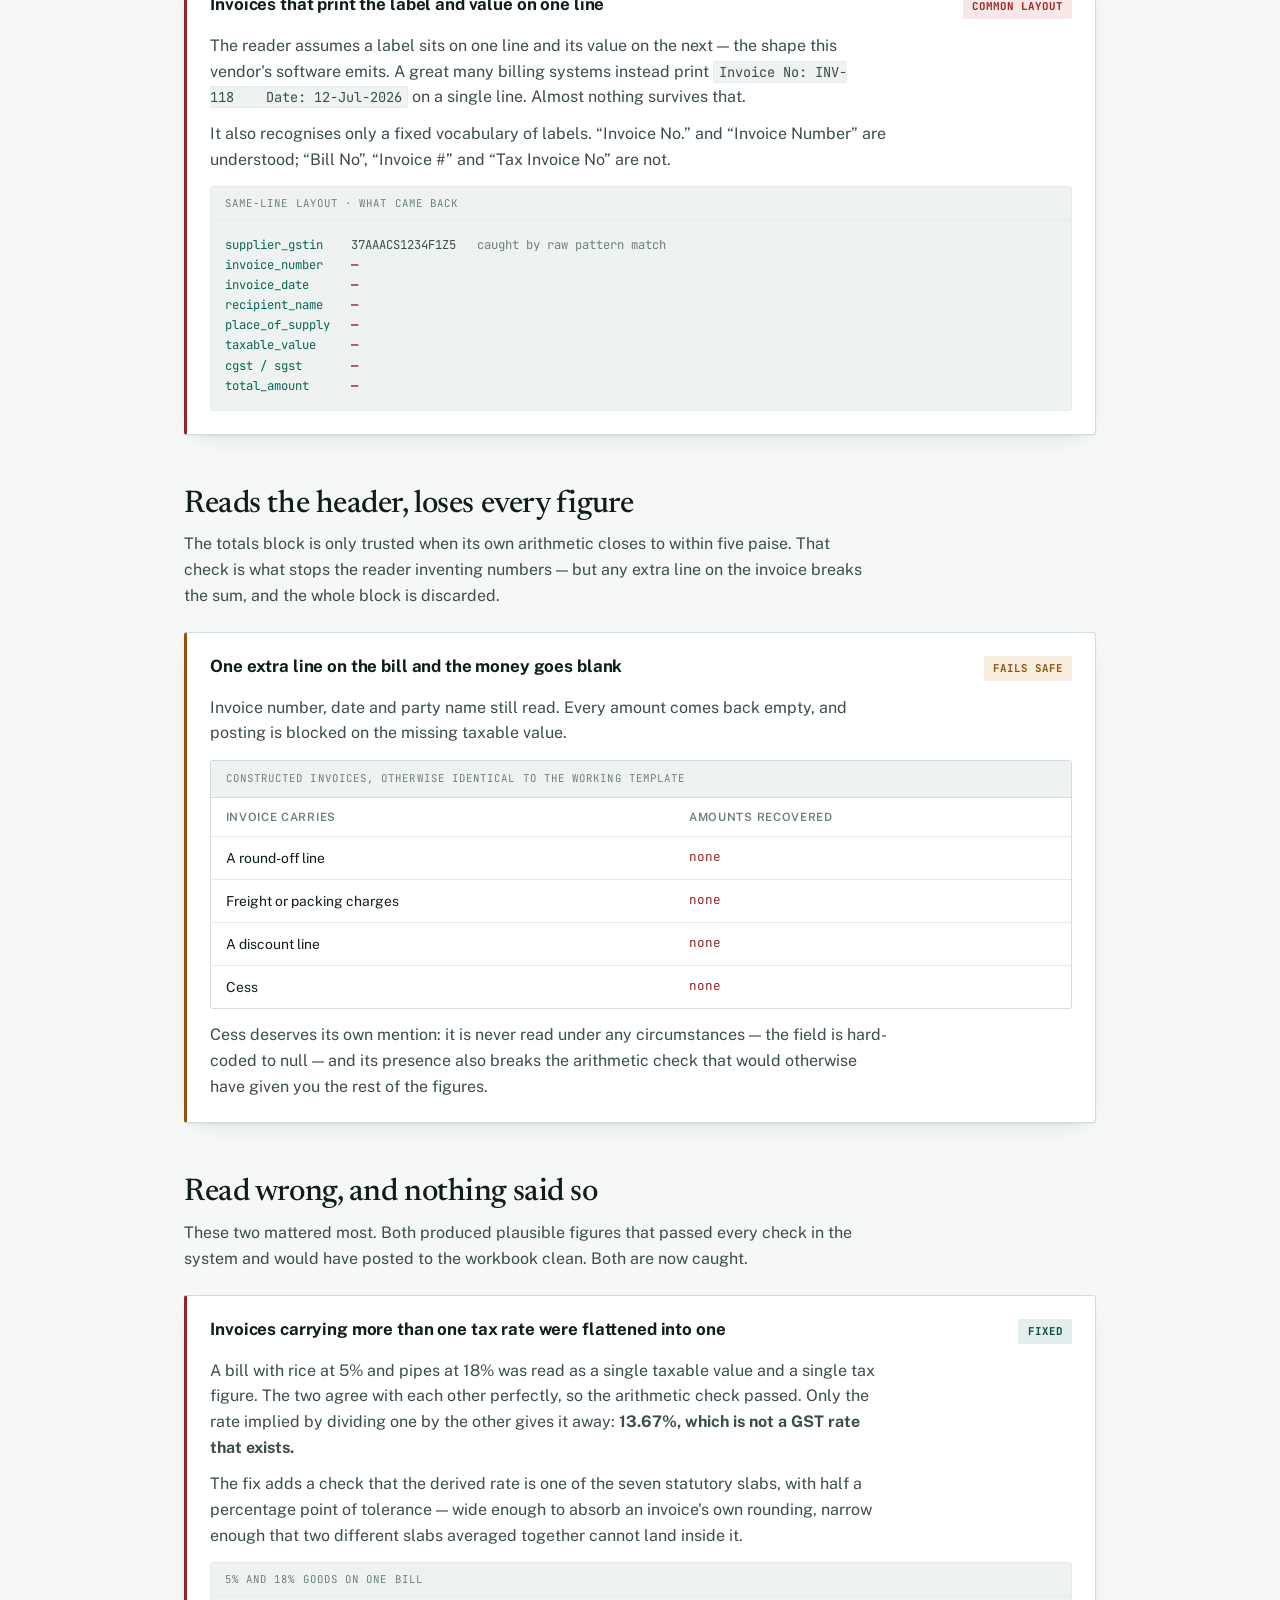
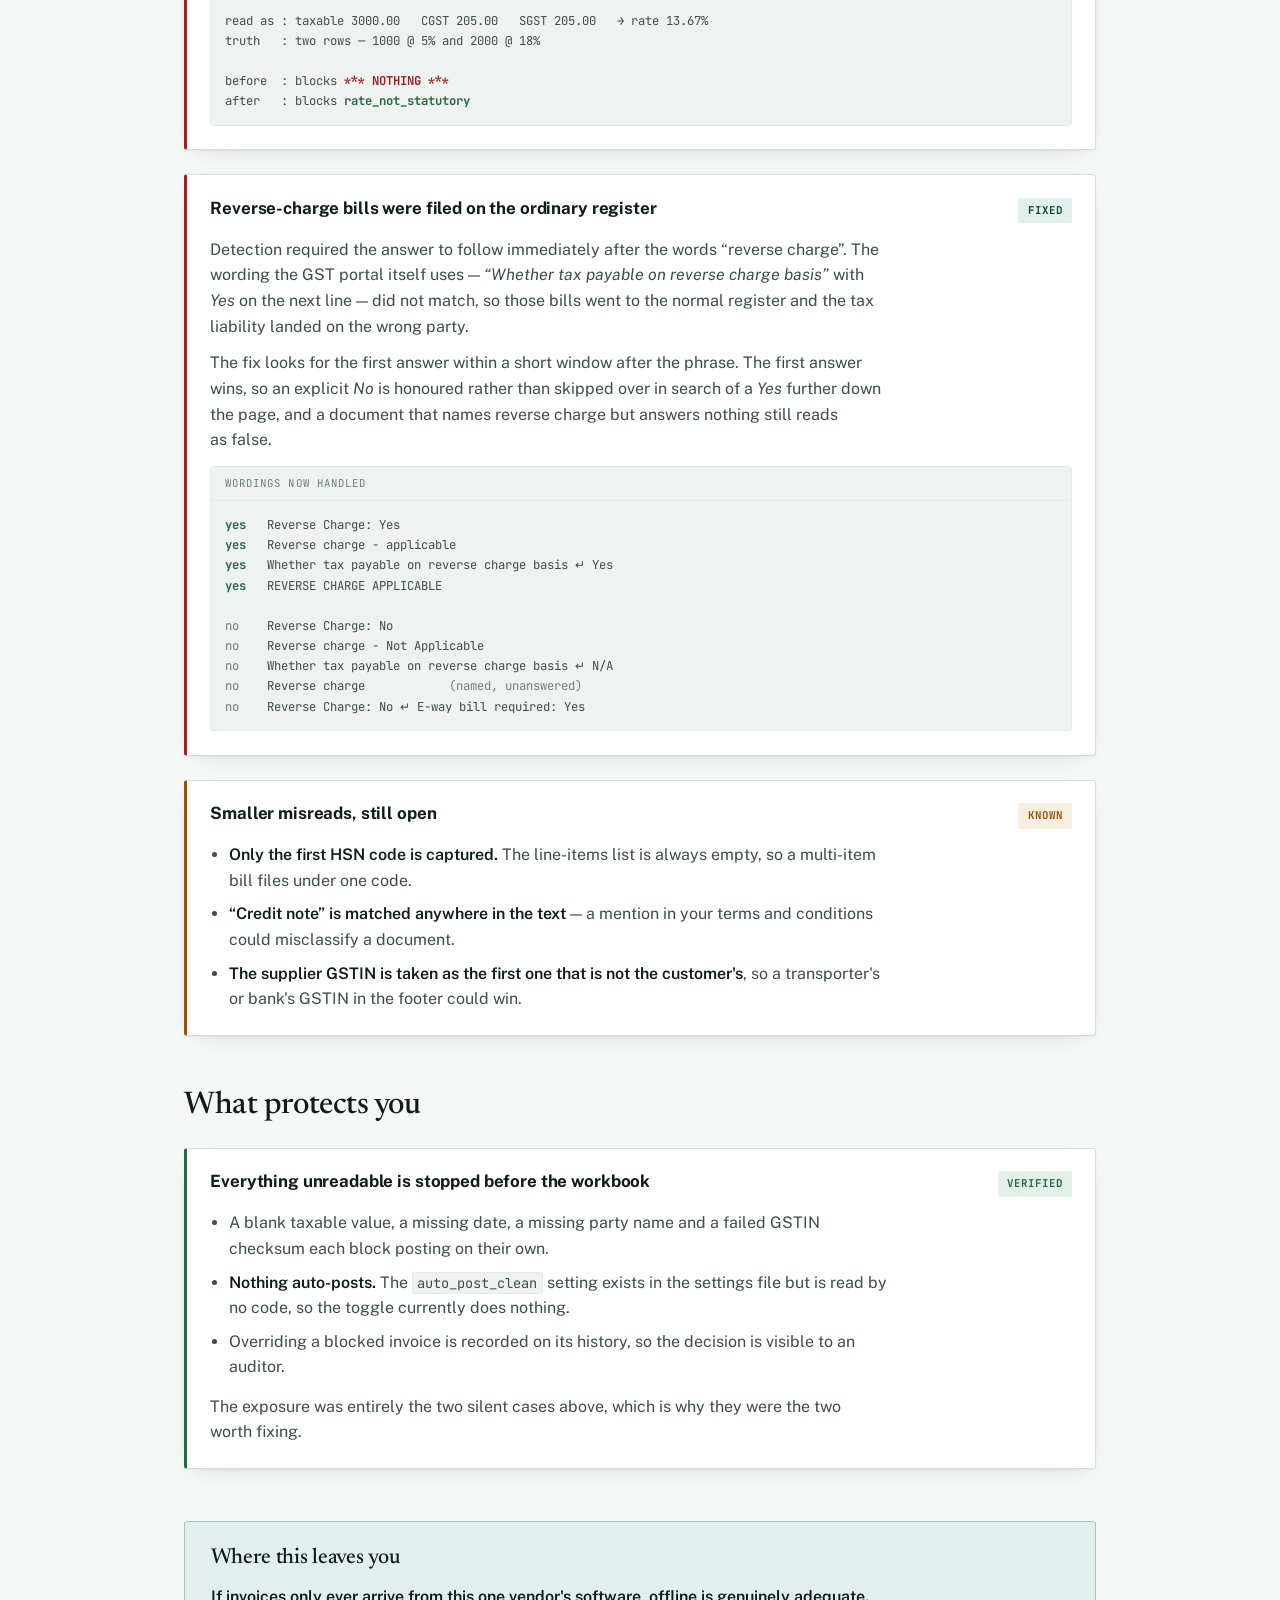
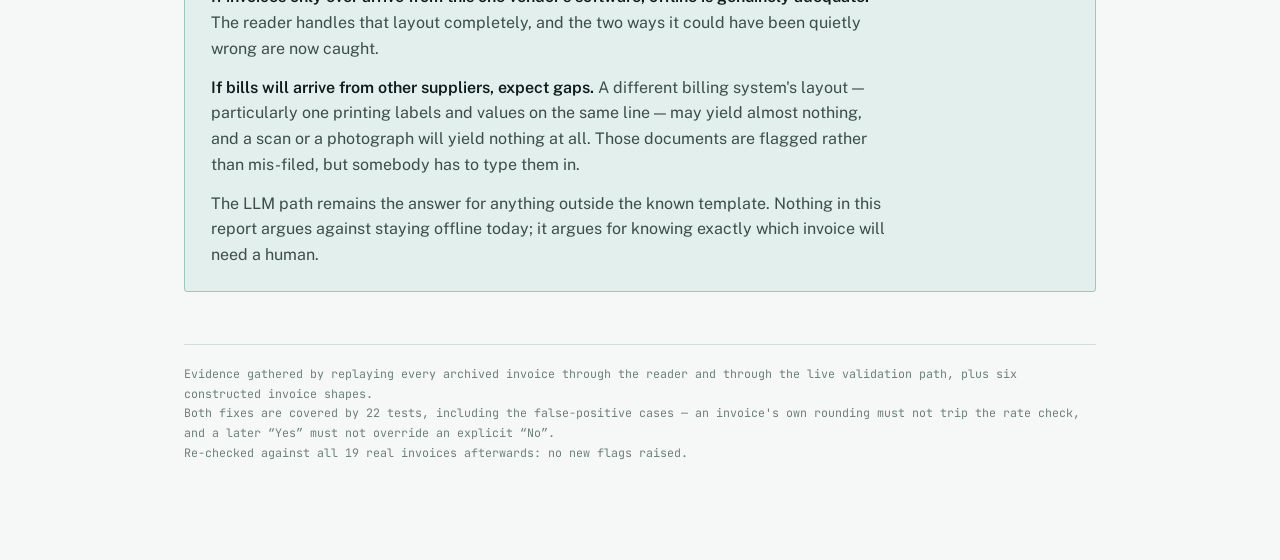
<file: docs/offline-reader-limits.html>
<!doctype html>
<html lang="en">
<head>
<meta charset="utf-8">
<meta name="viewport" content="width=device-width, initial-scale=1">
<meta name="color-scheme" content="light dark">
<title>What the Offline Reader Misses</title>
<link rel="preconnect" href="https://fonts.googleapis.com">
<link rel="preconnect" href="https://fonts.gstatic.com" crossorigin>
<link rel="stylesheet" href="https://fonts.googleapis.com/css2?family=Newsreader:ital,opsz,wght@0,6..72,400;0,6..72,500;0,6..72,600;1,6..72,400&family=Public+Sans:wght@400;500;600;700&family=JetBrains+Mono:wght@400;500;700&display=swap">

<style>
  /* ---------------------------------------------------------------------
     Palette: a columnar accounting pad. Off-white biased green rather than
     grey, ledger-teal for structure, and three semantic severities that stay
     distinct from the accent.
     --------------------------------------------------------------------- */
  :root {
    --paper:      #F6F8F7;
    --surface:    #FFFFFF;
    --surface-2:  #EEF3F1;
    --ink:        #0E1D1B;
    --ink-2:      #3B4E4A;
    --ink-3:      #6C807B;
    --rule:       #D2DDD9;
    --rule-soft:  #E4ECE9;

    --accent:     #0A6357;
    --accent-ink: #084A41;
    --accent-bg:  #E2EFEC;

    --critical:    #992427;
    --critical-bg: #F7E7E6;
    --caution:     #8F5510;
    --caution-bg:  #F8EEDF;
    --clear:       #2C6642;
    --clear-bg:    #E3F0E7;

    --shadow: 0 1px 2px rgba(14, 29, 27, .05), 0 8px 24px -16px rgba(14, 29, 27, .28);
    --accent-line: #9BC7BF;

    --measure: 68ch;
    --display: "Newsreader", ui-serif, Georgia, "Times New Roman", serif;
    --body: "Public Sans", ui-sans-serif, system-ui, -apple-system, "Segoe UI", sans-serif;
    --mono: "JetBrains Mono", ui-monospace, "SF Mono", "Cascadia Mono", Consolas, monospace;
  }

  @media (prefers-color-scheme: dark) {
    :root:not([data-theme="light"]) {
      --paper:      #0C1211;
      --surface:    #131D1B;
      --surface-2:  #182422;
      --ink:        #E5EBE9;
      --ink-2:      #B3C2BE;
      --ink-3:      #7D8F8B;
      --rule:       #2A3A37;
      --rule-soft:  #1F2C2A;

      --accent:     #58C2AE;
      --accent-ink: #8FD9CB;
      --accent-bg:  #16302C;

      --critical:    #E8837F;
      --critical-bg: #331B1C;
      --caution:     #D9A25C;
      --caution-bg:  #2E2317;
      --clear:       #7BC195;
      --clear-bg:    #16291D;

      --shadow: 0 1px 2px rgba(0, 0, 0, .4), 0 10px 28px -18px rgba(0, 0, 0, .8);
      --accent-line: #2E5F58;
    }
  }

  :root[data-theme="dark"] {
    --paper:      #0C1211;
    --surface:    #131D1B;
    --surface-2:  #182422;
    --ink:        #E5EBE9;
    --ink-2:      #B3C2BE;
    --ink-3:      #7D8F8B;
    --rule:       #2A3A37;
    --rule-soft:  #1F2C2A;

    --accent:     #58C2AE;
    --accent-ink: #8FD9CB;
    --accent-bg:  #16302C;

    --critical:    #E8837F;
    --critical-bg: #331B1C;
    --caution:     #D9A25C;
    --caution-bg:  #2E2317;
    --clear:       #7BC195;
    --clear-bg:    #16291D;

    --shadow: 0 1px 2px rgba(0, 0, 0, .4), 0 10px 28px -18px rgba(0, 0, 0, .8);
    --accent-line: #2E5F58;
  }

  * { box-sizing: border-box; }

  body {
    background: var(--paper);
    color: var(--ink);
    font-family: var(--body);
    font-size: 16px;
    line-height: 1.6;
    -webkit-font-smoothing: antialiased;
  }

  .wrap {
    max-width: 60rem;
    margin: 0 auto;
    padding: 3.5rem 1.5rem 6rem;
    display: flex;
    flex-direction: column;
    gap: 3.25rem;
  }

  /* ---- Masthead ------------------------------------------------------- */

  .masthead { display: flex; flex-direction: column; gap: 1.1rem; }

  .eyebrow {
    font-family: var(--mono);
    font-size: .715rem;
    font-weight: 500;
    letter-spacing: .13em;
    text-transform: uppercase;
    color: var(--accent);
    display: flex;
    align-items: center;
    gap: .7rem;
  }
  .eyebrow::after {
    content: "";
    flex: 1;
    height: 1px;
    background: var(--rule);
  }

  h1 {
    font-family: var(--display);
    font-size: clamp(2.2rem, 5.2vw, 3.35rem);
    font-weight: 500;
    line-height: 1.08;
    letter-spacing: -.021em;
    margin: 0;
    text-wrap: balance;
  }

  .standfirst {
    font-family: var(--display);
    font-size: clamp(1.06rem, 2.1vw, 1.28rem);
    line-height: 1.55;
    color: var(--ink-2);
    max-width: var(--measure);
    margin: 0;
    text-wrap: pretty;
  }

  .provenance {
    display: flex;
    flex-wrap: wrap;
    gap: .5rem 1.4rem;
    padding-top: 1rem;
    border-top: 1px solid var(--rule);
    font-family: var(--mono);
    font-size: .74rem;
    color: var(--ink-3);
  }
  .provenance b { color: var(--ink-2); font-weight: 500; }

  /* ---- Scoreboard ----------------------------------------------------- */

  .board {
    display: grid;
    grid-template-columns: repeat(auto-fit, minmax(11rem, 1fr));
    gap: 1px;
    background: var(--rule);
    border: 1px solid var(--rule);
    border-radius: 3px;
    overflow: hidden;
  }
  .stat {
    background: var(--surface);
    padding: 1.15rem 1.2rem 1.25rem;
    display: flex;
    flex-direction: column;
    gap: .3rem;
  }
  .stat .n {
    font-family: var(--mono);
    font-size: 1.85rem;
    font-weight: 700;
    line-height: 1;
    font-variant-numeric: tabular-nums;
    letter-spacing: -.03em;
  }
  .stat .n.good { color: var(--clear); }
  .stat .n.bad  { color: var(--critical); }
  .stat .k {
    font-size: .78rem;
    color: var(--ink-3);
    line-height: 1.4;
  }

  /* ---- Sections ------------------------------------------------------- */

  section { display: flex; flex-direction: column; gap: 1.5rem; }

  .band-head { display: flex; flex-direction: column; gap: .55rem; }

  h2 {
    font-family: var(--display);
    font-size: clamp(1.5rem, 3vw, 1.95rem);
    font-weight: 500;
    line-height: 1.15;
    letter-spacing: -.014em;
    margin: 0;
    text-wrap: balance;
  }

  .band-note {
    color: var(--ink-2);
    max-width: var(--measure);
    margin: 0;
    text-wrap: pretty;
  }

  /* ---- Finding cards --------------------------------------------------- */

  .finding {
    background: var(--surface);
    border: 1px solid var(--rule);
    border-left: 3px solid var(--sev, var(--rule));
    border-radius: 3px;
    box-shadow: var(--shadow);
    padding: 1.35rem 1.45rem 1.45rem;
    display: flex;
    flex-direction: column;
    gap: .85rem;
  }
  .finding.critical { --sev: var(--critical); }
  .finding.caution  { --sev: var(--caution); }
  .finding.clear    { --sev: var(--clear); }

  .finding-head {
    display: flex;
    align-items: baseline;
    justify-content: space-between;
    gap: 1rem;
    flex-wrap: wrap;
  }

  h3 {
    font-family: var(--body);
    font-size: 1.06rem;
    font-weight: 700;
    letter-spacing: -.008em;
    margin: 0;
    line-height: 1.3;
  }

  .finding p {
    margin: 0;
    color: var(--ink-2);
    max-width: var(--measure);
    text-wrap: pretty;
  }
  .finding p + p { margin-top: -.15rem; }

  .chip {
    font-family: var(--mono);
    font-size: .675rem;
    font-weight: 700;
    letter-spacing: .09em;
    text-transform: uppercase;
    padding: .26rem .58rem;
    border-radius: 2px;
    white-space: nowrap;
    flex: none;
  }
  .chip.critical { background: var(--critical-bg); color: var(--critical); }
  .chip.caution  { background: var(--caution-bg);  color: var(--caution); }
  .chip.clear    { background: var(--clear-bg);    color: var(--clear); }
  .chip.fixed    { background: var(--accent-bg);   color: var(--accent-ink); }

  /* ---- Evidence blocks -------------------------------------------------- */

  .evidence {
    background: var(--surface-2);
    border: 1px solid var(--rule-soft);
    border-radius: 3px;
    overflow: hidden;
  }
  .evidence-label {
    font-family: var(--mono);
    font-size: .67rem;
    letter-spacing: .1em;
    text-transform: uppercase;
    color: var(--ink-3);
    padding: .5rem .85rem;
    border-bottom: 1px solid var(--rule-soft);
  }
  .evidence pre {
    margin: 0;
    padding: .85rem;
    overflow-x: auto;
    font-family: var(--mono);
    font-size: .765rem;
    line-height: 1.65;
    color: var(--ink-2);
    font-variant-numeric: tabular-nums;
  }
  .evidence .hit  { color: var(--critical); font-weight: 700; }
  .evidence .ok   { color: var(--clear); font-weight: 700; }
  .evidence .dim  { color: var(--ink-3); }
  .evidence .lbl  { color: var(--accent); }

  /* ---- Tables ---------------------------------------------------------- */

  .table-scroll { overflow-x: auto; border: 1px solid var(--rule); border-radius: 3px; }
  table {
    width: 100%;
    border-collapse: collapse;
    background: var(--surface);
    font-size: .865rem;
  }
  caption {
    text-align: left;
    font-family: var(--mono);
    font-size: .67rem;
    letter-spacing: .1em;
    text-transform: uppercase;
    color: var(--ink-3);
    padding: .6rem .9rem;
    border-bottom: 1px solid var(--rule);
    background: var(--surface-2);
  }
  th, td {
    text-align: left;
    padding: .62rem .9rem;
    border-bottom: 1px solid var(--rule-soft);
    vertical-align: top;
  }
  th {
    font-size: .715rem;
    font-weight: 600;
    letter-spacing: .06em;
    text-transform: uppercase;
    color: var(--ink-3);
  }
  tbody tr:last-child td { border-bottom: 0; }
  td.res { font-family: var(--mono); font-size: .79rem; color: var(--critical); white-space: nowrap; }

  /* ---- Verdict panel ---------------------------------------------------- */

  .verdict {
    background: var(--accent-bg);
    border: 1px solid var(--accent-line);
    border-radius: 3px;
    padding: 1.5rem 1.6rem;
    display: flex;
    flex-direction: column;
    gap: .85rem;
  }
  .verdict h2 { font-size: 1.35rem; }
  .verdict p { margin: 0; color: var(--ink-2); max-width: var(--measure); text-wrap: pretty; }
  .verdict strong { color: var(--ink); font-weight: 600; }

  ul.plain {
    margin: 0;
    padding-left: 1.15rem;
    display: flex;
    flex-direction: column;
    gap: .5rem;
    color: var(--ink-2);
    max-width: var(--measure);
  }
  ul.plain::marker { color: var(--ink-3); }
  ul.plain strong { color: var(--ink); font-weight: 600; }

  code {
    font-family: var(--mono);
    font-size: .855em;
    background: var(--surface-2);
    border: 1px solid var(--rule-soft);
    border-radius: 2px;
    padding: .08em .34em;
  }

  footer {
    border-top: 1px solid var(--rule);
    padding-top: 1.2rem;
    font-family: var(--mono);
    font-size: .73rem;
    color: var(--ink-3);
    line-height: 1.7;
  }

  @media (prefers-reduced-motion: no-preference) {
    .finding { transition: box-shadow .18s ease; }
  }
</style>

<style>
  html { -webkit-text-size-adjust: 100%; }
  body { margin: 0; }
  img { max-width: 100%; }
  [hidden] { display: none !important; }
</style>
</head>
<body>
<div class="wrap">

  <header class="masthead">
    <div class="eyebrow">Extraction audit &middot; Ira Innovations GST</div>
    <h1>What the offline reader misses</h1>
    <p class="standfirst">
      With no LLM configured, invoices are read by parsing the PDF's text layer. On the
      one vendor template in use today that works almost perfectly. This is an account of
      everything else &mdash; measured, not estimated.
    </p>
    <div class="provenance">
      <span><b>Method</b> every archived invoice, replayed through the reader</span>
      <span><b>Corpus</b> 19 distinct real invoices</span>
      <span><b>Plus</b> 6 constructed invoice shapes</span>
      <span><b>Date</b> 7 Sep 2026</span>
    </div>
  </header>

  <div class="board">
    <div class="stat">
      <span class="n good">12<span style="color:var(--ink-3);font-weight:400">/12</span></span>
      <span class="k">fields read on the current template, on all 19 invoices</span>
    </div>
    <div class="stat">
      <span class="n bad">0</span>
      <span class="k">characters recovered from any scan or photograph</span>
    </div>
    <div class="stat">
      <span class="n bad">2</span>
      <span class="k">ways it was silently wrong &mdash; both now fixed</span>
    </div>
    <div class="stat">
      <span class="n good">1</span>
      <span class="k">invoice template it has ever been tested against in the wild</span>
    </div>
  </div>

  <section>
    <div class="band-head">
      <h2>What already works</h2>
      <p class="band-note">
        All 19 archived invoices come from the same billing software. Against that layout
        the reader recovers every field that carries information. Four come back empty on
        every invoice, and all four are <em>correctly</em> empty.
      </p>
    </div>

    <div class="evidence">
      <div class="evidence-label">19 distinct invoices &middot; fields left blank</div>
<pre>  invoice_number        <span class="ok">0</span>          recipient_gstin      <span class="dim">19  B2C sale, none exists</span>
  invoice_date          <span class="ok">0</span>          gst_rate_percent     <span class="dim">19  left for the rules engine</span>
  supplier_name         <span class="ok">0</span>          igst_amount          <span class="dim">19  intra-state, none exists</span>
  supplier_gstin        <span class="ok">0</span>          document_type        <span class="dim">19  derived downstream</span>
  recipient_name        <span class="ok">0</span>
  place_of_supply       <span class="ok">0</span>
  hsn_sac               <span class="ok">0</span>
  taxable_value         <span class="ok">0</span>
  cgst_amount           <span class="ok">0</span>
  sgst_amount           <span class="ok">0</span>
  total_amount          <span class="ok">0</span>
  quantity              <span class="ok">0</span></pre>
    </div>
  </section>

  <section>
    <div class="band-head">
      <h2>Reads nothing at all</h2>
      <p class="band-note">
        Two whole categories of input produce an empty document. Both are caught before
        anything can be posted, and both say so plainly on screen.
      </p>
    </div>

    <div class="finding critical">
      <div class="finding-head">
        <h3>Scans and photographs</h3>
        <span class="chip critical">No workaround offline</span>
      </div>
      <p>
        There is no OCR anywhere in the system. Every image format returns zero characters,
        as does a PDF that is a scan rather than generated text. The upload screen
        <em>accepts</em> <code>.png</code>, <code>.jpg</code>, <code>.gif</code> and
        <code>.webp</code>, so a photograph of a bill can be uploaded and comes back
        completely blank.
      </p>
      <div class="evidence">
        <div class="evidence-label">a 1&times;1 PNG and a text-free PDF, through the reader</div>
<pre>bill.png   text layer: <span class="hit">0</span> chars   fields read: <span class="hit">NONE</span>
scan.pdf   text layer: <span class="hit">0</span> chars   fields read: <span class="hit">NONE</span>

note: "This file has no text layer - it is probably a scan."
blocks posting on <span class="ok">7</span> separate counts</pre>
      </div>
    </div>

    <div class="finding critical">
      <div class="finding-head">
        <h3>Invoices that print the label and value on one line</h3>
        <span class="chip critical">Common layout</span>
      </div>
      <p>
        The reader assumes a label sits on one line and its value on the next &mdash; the
        shape this vendor's software emits. A great many billing systems instead print
        <code>Invoice No: INV-118&nbsp;&nbsp;&nbsp;&nbsp;Date: 12-Jul-2026</code> on a
        single line. Almost nothing survives that.
      </p>
      <p>
        It also recognises only a fixed vocabulary of labels. &ldquo;Invoice No.&rdquo; and
        &ldquo;Invoice Number&rdquo; are understood; &ldquo;Bill No&rdquo;,
        &ldquo;Invoice&nbsp;#&rdquo; and &ldquo;Tax Invoice No&rdquo; are not.
      </p>
      <div class="evidence">
        <div class="evidence-label">same-line layout &middot; what came back</div>
<pre><span class="lbl">supplier_gstin</span>    37AAACS1234F1Z5   <span class="dim">caught by raw pattern match</span>
<span class="lbl">invoice_number</span>    <span class="hit">&mdash;</span>
<span class="lbl">invoice_date</span>      <span class="hit">&mdash;</span>
<span class="lbl">recipient_name</span>    <span class="hit">&mdash;</span>
<span class="lbl">place_of_supply</span>   <span class="hit">&mdash;</span>
<span class="lbl">taxable_value</span>     <span class="hit">&mdash;</span>
<span class="lbl">cgst / sgst</span>       <span class="hit">&mdash;</span>
<span class="lbl">total_amount</span>      <span class="hit">&mdash;</span></pre>
      </div>
    </div>
  </section>

  <section>
    <div class="band-head">
      <h2>Reads the header, loses every figure</h2>
      <p class="band-note">
        The totals block is only trusted when its own arithmetic closes to within five
        paise. That check is what stops the reader inventing numbers &mdash; but any extra
        line on the invoice breaks the sum, and the whole block is discarded.
      </p>
    </div>

    <div class="finding caution">
      <div class="finding-head">
        <h3>One extra line on the bill and the money goes blank</h3>
        <span class="chip caution">Fails safe</span>
      </div>
      <p>
        Invoice number, date and party name still read. Every amount comes back empty, and
        posting is blocked on the missing taxable value.
      </p>
      <div class="table-scroll">
        <table>
          <caption>constructed invoices, otherwise identical to the working template</caption>
          <thead>
            <tr><th>Invoice carries</th><th>Amounts recovered</th></tr>
          </thead>
          <tbody>
            <tr><td>A round-off line</td><td class="res">none</td></tr>
            <tr><td>Freight or packing charges</td><td class="res">none</td></tr>
            <tr><td>A discount line</td><td class="res">none</td></tr>
            <tr><td>Cess</td><td class="res">none</td></tr>
          </tbody>
        </table>
      </div>
      <p>
        Cess deserves its own mention: it is never read under any circumstances &mdash; the
        field is hard-coded to null &mdash; and its presence also breaks the arithmetic
        check that would otherwise have given you the rest of the figures.
      </p>
    </div>
  </section>

  <section>
    <div class="band-head">
      <h2>Read wrong, and nothing said so</h2>
      <p class="band-note">
        These two mattered most. Both produced plausible figures that passed every check in
        the system and would have posted to the workbook clean. Both are now caught.
      </p>
    </div>

    <div class="finding critical">
      <div class="finding-head">
        <h3>Invoices carrying more than one tax rate were flattened into one</h3>
        <span class="chip fixed">Fixed</span>
      </div>
      <p>
        A bill with rice at 5% and pipes at 18% was read as a single taxable value and a
        single tax figure. The two agree with each other perfectly, so the arithmetic check
        passed. Only the rate implied by dividing one by the other gives it away:
        <strong>13.67%, which is not a GST rate that exists.</strong>
      </p>
      <p>
        The fix adds a check that the derived rate is one of the seven statutory slabs,
        with half a percentage point of tolerance &mdash; wide enough to absorb an invoice's
        own rounding, narrow enough that two different slabs averaged together cannot land
        inside it.
      </p>
      <div class="evidence">
        <div class="evidence-label">5% and 18% goods on one bill</div>
<pre>read as : taxable 3000.00   CGST 205.00   SGST 205.00   &rarr; rate 13.67%
truth   : two rows &mdash; 1000 @ 5% and 2000 @ 18%

before  : blocks <span class="hit">*** NOTHING ***</span>
after   : blocks <span class="ok">rate_not_statutory</span></pre>
      </div>
    </div>

    <div class="finding critical">
      <div class="finding-head">
        <h3>Reverse-charge bills were filed on the ordinary register</h3>
        <span class="chip fixed">Fixed</span>
      </div>
      <p>
        Detection required the answer to follow immediately after the words &ldquo;reverse
        charge&rdquo;. The wording the GST portal itself uses &mdash; <em>&ldquo;Whether tax
        payable on reverse charge basis&rdquo;</em> with <em>Yes</em> on the next line &mdash;
        did not match, so those bills went to the normal register and the tax liability
        landed on the wrong party.
      </p>
      <p>
        The fix looks for the first answer within a short window after the phrase. The first
        answer wins, so an explicit <em>No</em> is honoured rather than skipped over in
        search of a <em>Yes</em> further down the page, and a document that names reverse
        charge but answers nothing still reads as false.
      </p>
      <div class="evidence">
        <div class="evidence-label">wordings now handled</div>
<pre><span class="ok">yes</span>   Reverse Charge: Yes
<span class="ok">yes</span>   Reverse charge - applicable
<span class="ok">yes</span>   Whether tax payable on reverse charge basis &crarr; Yes
<span class="ok">yes</span>   REVERSE CHARGE APPLICABLE

<span class="dim">no</span>    Reverse Charge: No
<span class="dim">no</span>    Reverse charge - Not Applicable
<span class="dim">no</span>    Whether tax payable on reverse charge basis &crarr; N/A
<span class="dim">no</span>    Reverse charge            <span class="dim">(named, unanswered)</span>
<span class="dim">no</span>    Reverse Charge: No &crarr; E-way bill required: Yes</pre>
      </div>
    </div>

    <div class="finding caution">
      <div class="finding-head">
        <h3>Smaller misreads, still open</h3>
        <span class="chip caution">Known</span>
      </div>
      <ul class="plain">
        <li><strong>Only the first HSN code is captured.</strong> The line-items list is always empty, so a multi-item bill files under one code.</li>
        <li><strong>&ldquo;Credit note&rdquo; is matched anywhere in the text</strong> &mdash; a mention in your terms and conditions could misclassify a document.</li>
        <li><strong>The supplier GSTIN is taken as the first one that is not the customer's</strong>, so a transporter's or bank's GSTIN in the footer could win.</li>
      </ul>
    </div>
  </section>

  <section>
    <div class="band-head">
      <h2>What protects you</h2>
    </div>

    <div class="finding clear">
      <div class="finding-head">
        <h3>Everything unreadable is stopped before the workbook</h3>
        <span class="chip clear">Verified</span>
      </div>
      <ul class="plain">
        <li>A blank taxable value, a missing date, a missing party name and a failed GSTIN checksum each block posting on their own.</li>
        <li><strong>Nothing auto-posts.</strong> The <code>auto_post_clean</code> setting exists in the settings file but is read by no code, so the toggle currently does nothing.</li>
        <li>Overriding a blocked invoice is recorded on its history, so the decision is visible to an auditor.</li>
      </ul>
      <p>
        The exposure was entirely the two silent cases above, which is why they were the two
        worth fixing.
      </p>
    </div>
  </section>

  <section>
    <div class="verdict">
      <h2>Where this leaves you</h2>
      <p>
        <strong>If invoices only ever arrive from this one vendor's software, offline is
        genuinely adequate.</strong> The reader handles that layout completely, and the two
        ways it could have been quietly wrong are now caught.
      </p>
      <p>
        <strong>If bills will arrive from other suppliers, expect gaps.</strong> A different
        billing system's layout &mdash; particularly one printing labels and values on the
        same line &mdash; may yield almost nothing, and a scan or a photograph will yield
        nothing at all. Those documents are flagged rather than mis-filed, but somebody has
        to type them in.
      </p>
      <p>
        The LLM path remains the answer for anything outside the known template. Nothing in
        this report argues against staying offline today; it argues for knowing exactly
        which invoice will need a human.
      </p>
    </div>
  </section>

  <footer>
    Evidence gathered by replaying every archived invoice through the reader and through
    the live validation path, plus six constructed invoice shapes.<br>
    Both fixes are covered by 22 tests, including the false-positive cases &mdash; an
    invoice's own rounding must not trip the rate check, and a later &ldquo;Yes&rdquo; must
    not override an explicit &ldquo;No&rdquo;.<br>
    Re-checked against all 19 real invoices afterwards: no new flags raised.
  </footer>

</div>
</body>
</html>
</file>
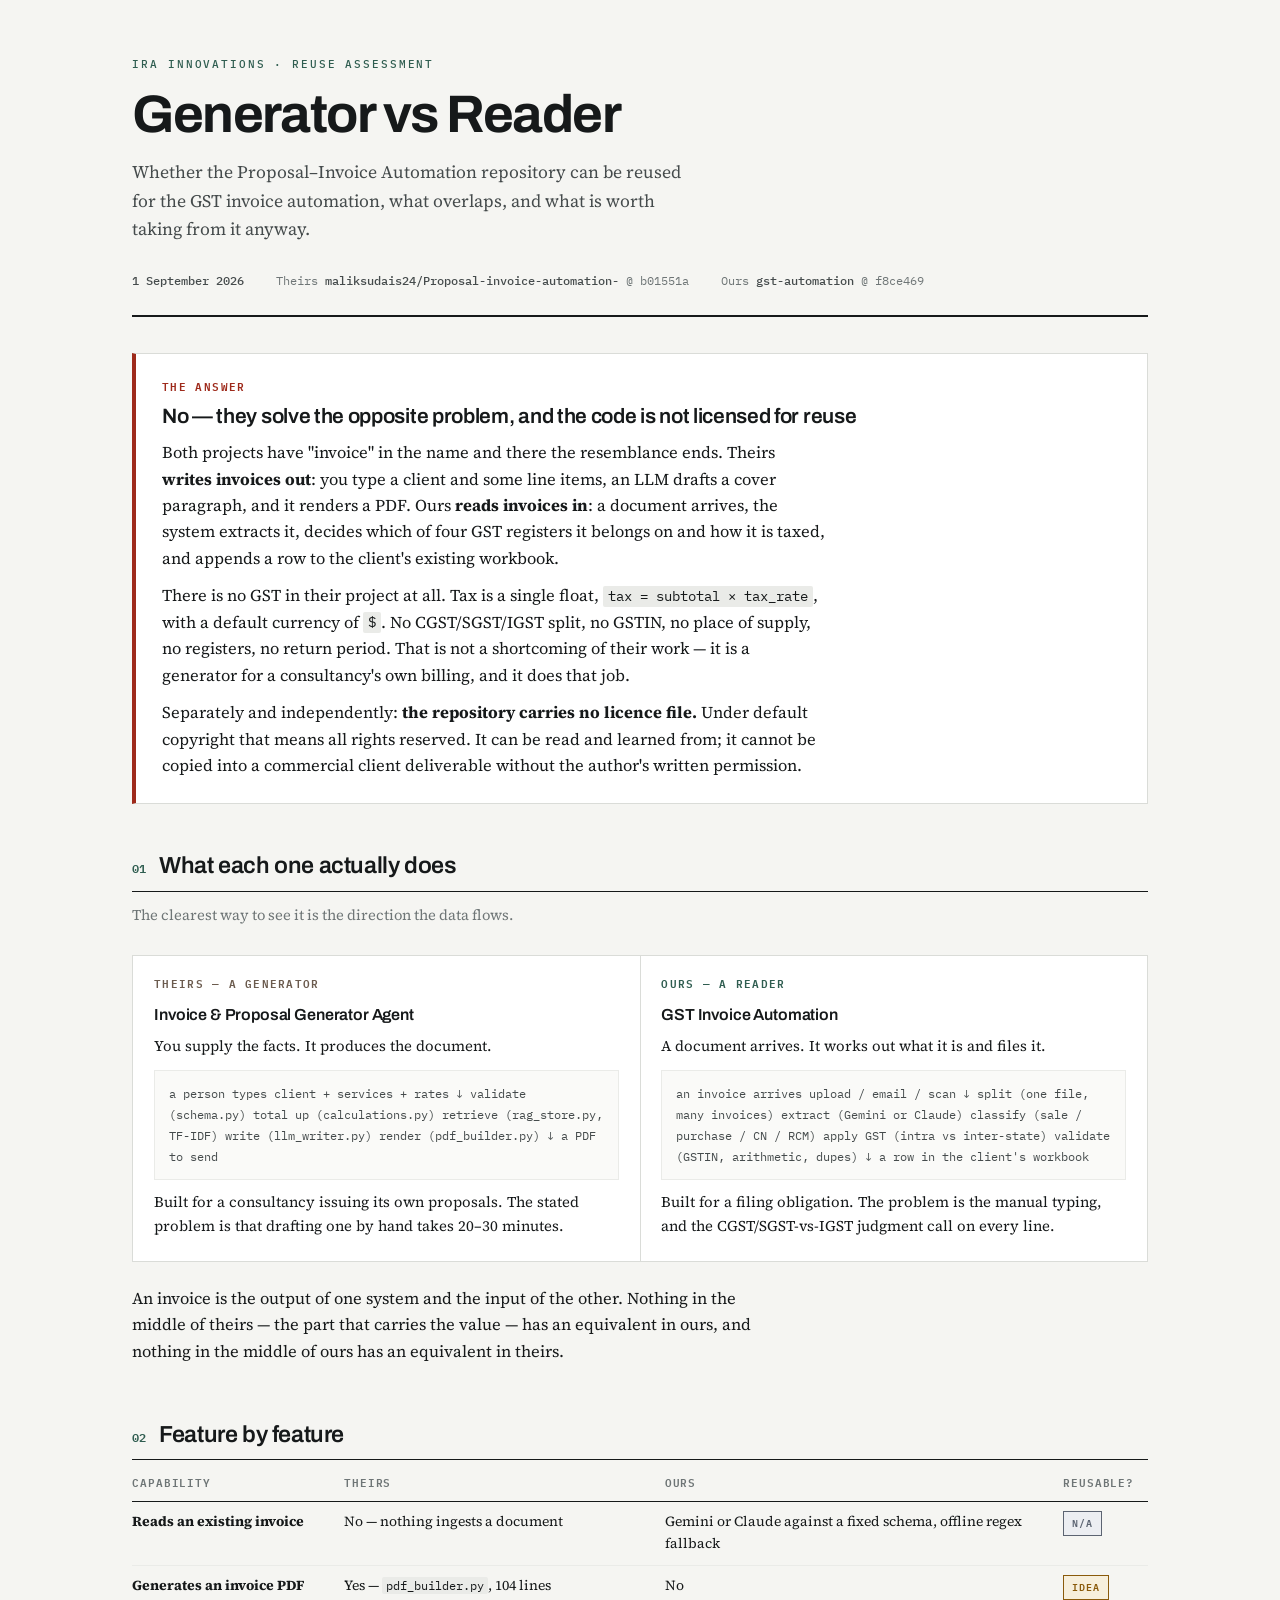
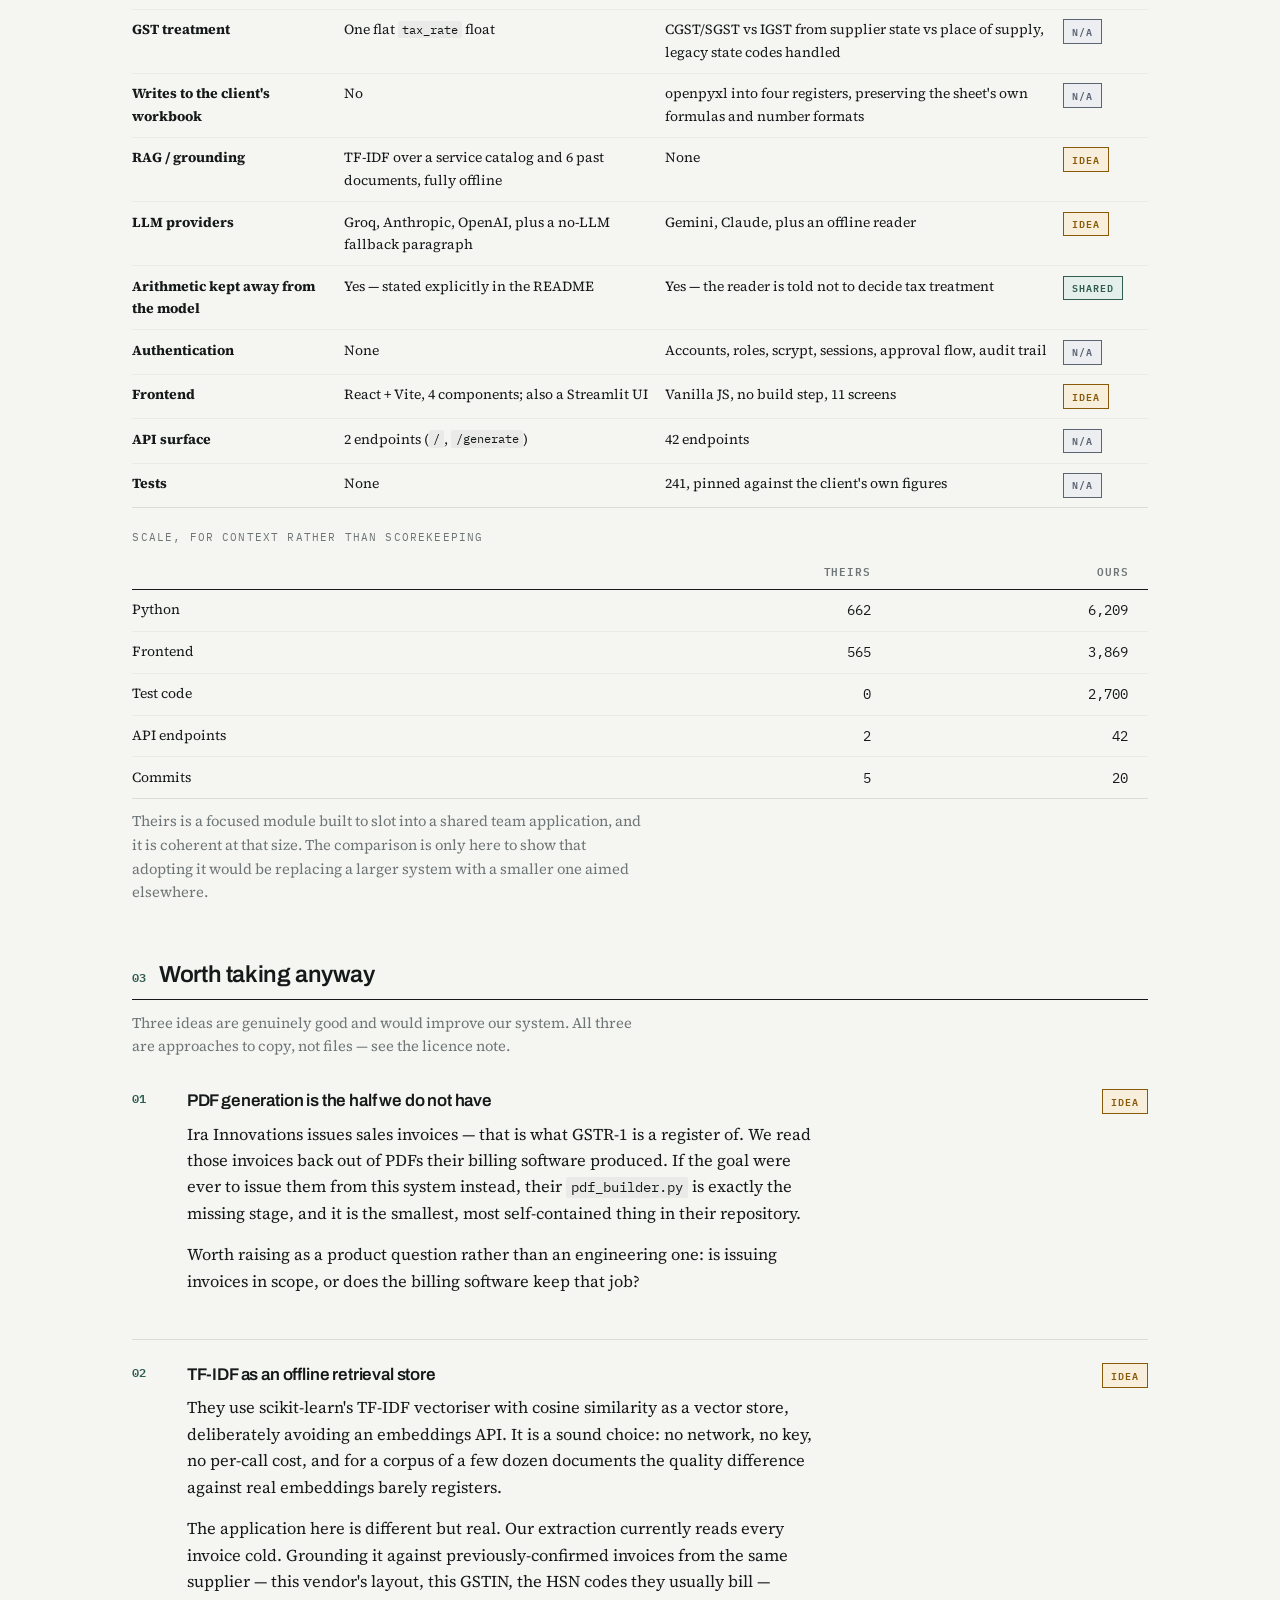
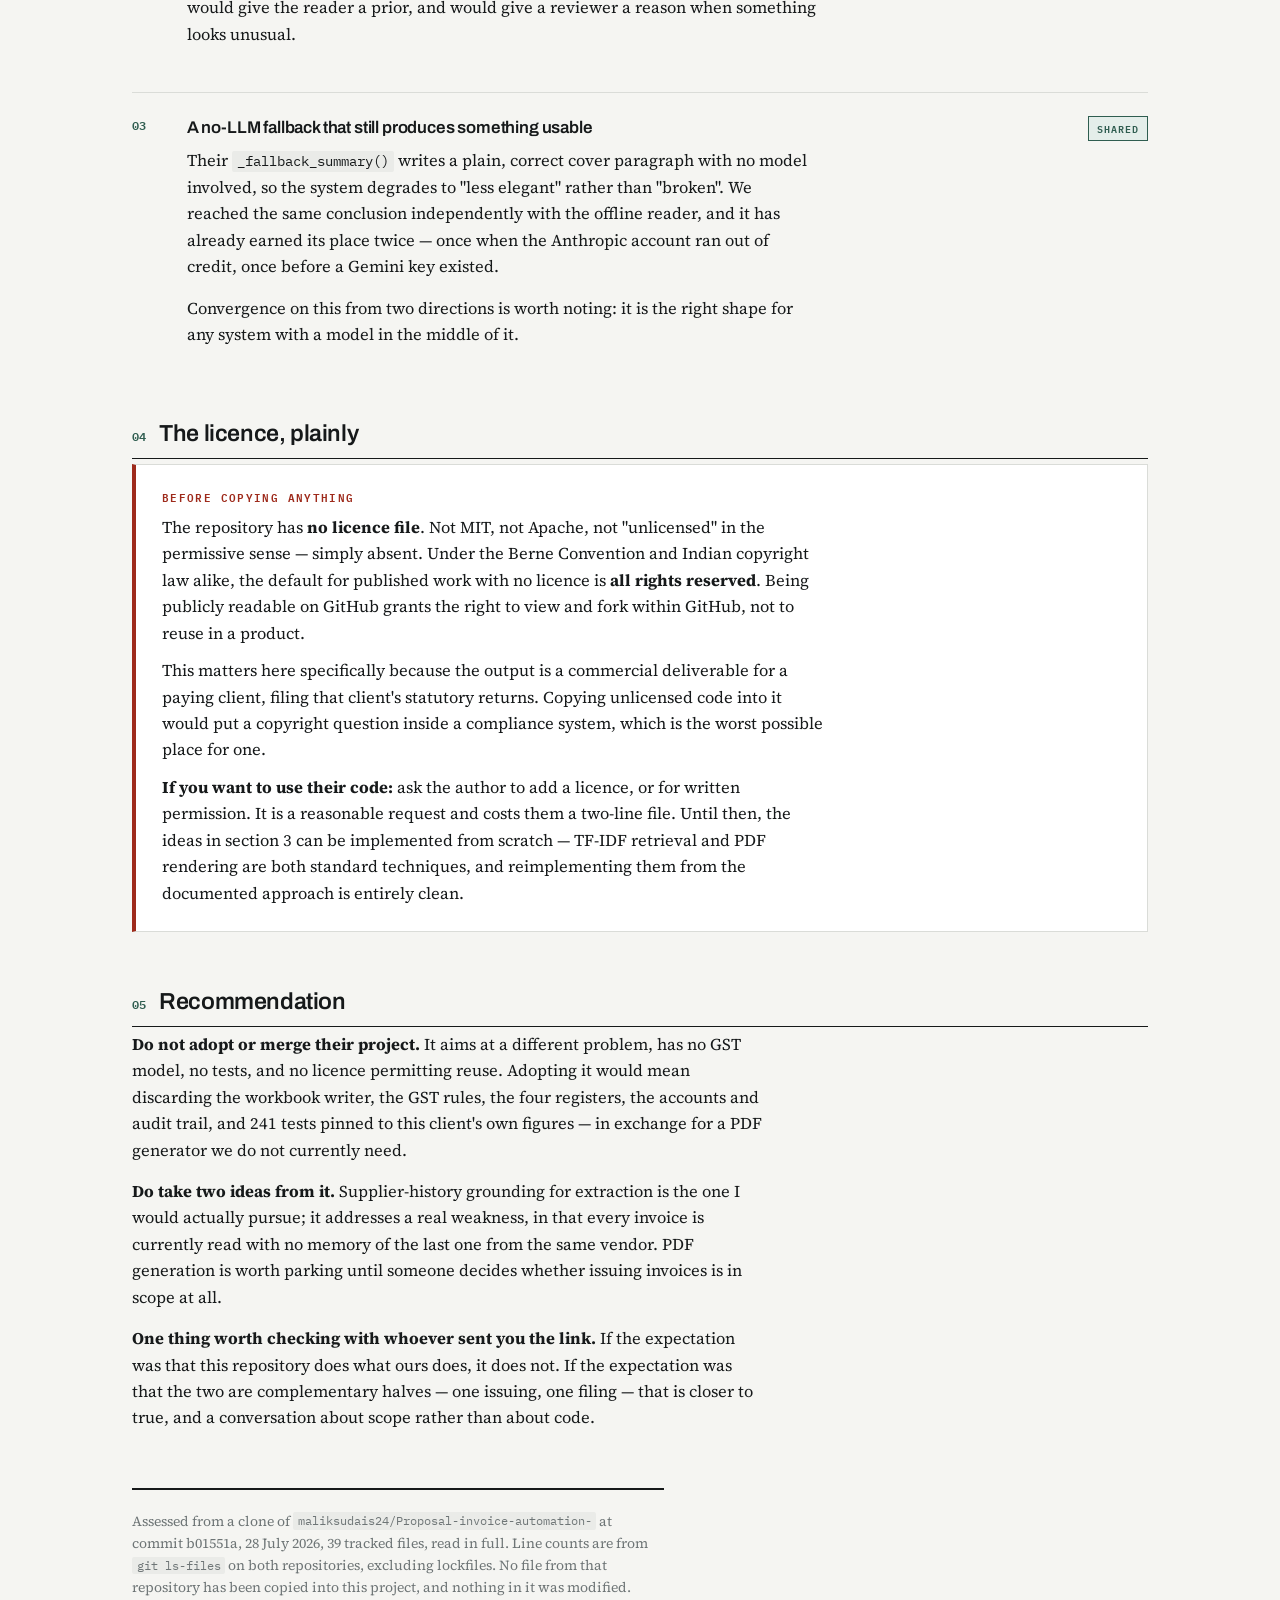
<file: docs/reuse-assessment.html>
<!doctype html>
<html lang="en">
<head>
<meta charset="utf-8">
<meta name="viewport" content="width=device-width, initial-scale=1">
<title>Generator vs Reader</title>
<link rel="preconnect" href="https://fonts.googleapis.com">
<link rel="preconnect" href="https://fonts.gstatic.com" crossorigin>
<link rel="stylesheet" href="https://fonts.googleapis.com/css2?family=Archivo:wght@500;600;700&family=Source+Serif+4:opsz,wght@8..60,400;8..60,600&family=IBM+Plex+Mono:wght@400;500;600&display=swap">

<style>
  :root {
    --paper:      #F5F5F2;
    --surface:    #FFFFFF;
    --surface-2:  #FAFAF8;
    --ink:        #16191A;
    --ink-2:      #454B4C;
    --ink-3:      #6E7576;
    --rule:       #DADCD8;
    --rule-soft:  #EAEBE8;

    --ours:       #2F5D50;   /* what we built */
    --ours-bg:    #E4EEEA;
    --theirs:     #6B5B4E;   /* what they built - neutral, not lesser */
    --theirs-bg:  #EFEAE4;

    --take:       #2F5D50;
    --take-bg:    #E4EEEA;
    --idea:       #8A5A0B;
    --idea-bg:    #F7EFDC;
    --no:         #5C6472;
    --no-bg:      #ECEEF2;
    --stop:       #9E2A1B;
    --stop-bg:    #F9E6E2;
  }

  @media (prefers-color-scheme: dark) {
    :root:not([data-theme="light"]) {
      --paper: #101211; --surface: #171A19; --surface-2: #1C201E;
      --ink: #E7EAE7; --ink-2: #AEB5B2; --ink-3: #7B8380;
      --rule: #2B302E; --rule-soft: #212523;
      --ours: #7FBEA8; --ours-bg: #17302A;
      --theirs: #C4AE97; --theirs-bg: #2C2620;
      --take: #7FBEA8; --take-bg: #17302A;
      --idea: #D9AE5F; --idea-bg: #332813;
      --no: #99A1B0; --no-bg: #22262E;
      --stop: #E8907C; --stop-bg: #3A1C16;
    }
  }
  :root[data-theme="dark"] {
    --paper: #101211; --surface: #171A19; --surface-2: #1C201E;
    --ink: #E7EAE7; --ink-2: #AEB5B2; --ink-3: #7B8380;
    --rule: #2B302E; --rule-soft: #212523;
    --ours: #7FBEA8; --ours-bg: #17302A;
    --theirs: #C4AE97; --theirs-bg: #2C2620;
    --take: #7FBEA8; --take-bg: #17302A;
    --idea: #D9AE5F; --idea-bg: #332813;
    --no: #99A1B0; --no-bg: #22262E;
    --stop: #E8907C; --stop-bg: #3A1C16;
  }

  * { box-sizing: border-box; }
  body {
    margin: 0; background: var(--paper); color: var(--ink);
    font-family: "Source Serif 4", Georgia, serif; font-size: 16.5px; line-height: 1.6;
    -webkit-font-smoothing: antialiased;
  }
  .sheet { max-width: 1060px; margin: 0 auto; padding: 0 1.4rem 6rem; }

  .masthead { padding: 3.5rem 0 1.5rem; border-bottom: 2px solid var(--ink); }
  .eyebrow {
    font-family: "IBM Plex Mono", monospace; font-size: .69rem; font-weight: 500;
    letter-spacing: .17em; text-transform: uppercase; color: var(--ours); margin: 0 0 .9rem;
  }
  h1 {
    font-family: Archivo, sans-serif; font-weight: 700;
    font-size: clamp(2rem, 5.5vw, 3.3rem); line-height: 1.03;
    letter-spacing: -.028em; text-wrap: balance; margin: 0 0 1rem;
  }
  .standfirst { font-size: 1.1rem; color: var(--ink-2); max-width: 62ch; margin: 0 0 1.8rem; }
  .facts {
    display: flex; flex-wrap: wrap; gap: .45rem 2rem;
    font-family: "IBM Plex Mono", monospace; font-size: .74rem; color: var(--ink-3);
  }
  .facts b { color: var(--ink-2); font-weight: 500; }
  .facts a { color: var(--ours); }

  /* The answer, before anything else. */
  .verdict {
    margin: 2.25rem 0 3rem; padding: 1.5rem 1.6rem;
    background: var(--surface); border: 1px solid var(--rule);
    border-left: 4px solid var(--stop);
  }
  .verdict .tag {
    font-family: "IBM Plex Mono", monospace; font-size: .66rem; font-weight: 600;
    letter-spacing: .13em; text-transform: uppercase; color: var(--stop);
    display: block; margin-bottom: .6rem;
  }
  .verdict h2 {
    font-family: Archivo, sans-serif; font-size: 1.3rem; font-weight: 600;
    margin: 0 0 .7rem; border: none; padding: 0; letter-spacing: -.015em;
  }
  .verdict p { margin: 0 0 .7rem; max-width: 74ch; }
  .verdict p:last-child { margin-bottom: 0; }

  section { margin-bottom: 3.5rem; }
  h2 {
    font-family: Archivo, sans-serif; font-size: 1.45rem; font-weight: 600;
    letter-spacing: -.017em; line-height: 1.2; margin: 0 0 .3rem;
    padding-bottom: .65rem; border-bottom: 1px solid var(--ink);
    display: flex; align-items: baseline; gap: .8rem;
  }
  h2 .num {
    font-family: "IBM Plex Mono", monospace; font-size: .78rem;
    font-weight: 600; color: var(--ours); letter-spacing: 0;
  }
  .section-note { color: var(--ink-3); font-size: .92rem; margin: .75rem 0 1.75rem; max-width: 64ch; }

  h3 {
    font-family: Archivo, sans-serif; font-size: 1.06rem; font-weight: 600;
    letter-spacing: -.01em; margin: 0 0 .5rem; text-wrap: balance;
  }
  p { margin: 0 0 .95rem; max-width: 70ch; }
  ul { margin: 0 0 .95rem; padding-left: 1.1rem; max-width: 70ch; }
  li { margin-bottom: .4rem; }
  li::marker { color: var(--ink-3); }
  code {
    font-family: "IBM Plex Mono", monospace; font-size: .85em;
    background: var(--rule-soft); padding: .1em .35em; border-radius: 2px;
  }

  /* Side by side */
  .versus { display: grid; grid-template-columns: 1fr 1fr; gap: 1px; background: var(--rule);
            border: 1px solid var(--rule); margin-bottom: 1.5rem; }
  .versus > div { background: var(--surface); padding: 1.2rem 1.3rem 1.4rem; }
  .versus .who {
    font-family: "IBM Plex Mono", monospace; font-size: .66rem; font-weight: 600;
    letter-spacing: .12em; text-transform: uppercase; margin-bottom: .6rem;
  }
  .versus .theirs-col .who { color: var(--theirs); }
  .versus .ours-col  .who { color: var(--ours); }
  .versus h3 { font-size: 1rem; }
  .versus p { font-size: .93rem; margin-bottom: .6rem; }
  .versus p:last-child { margin-bottom: 0; }
  .flow {
    font-family: "IBM Plex Mono", monospace; font-size: .76rem; line-height: 1.75;
    background: var(--surface-2); border: 1px solid var(--rule-soft);
    padding: .7rem .85rem; margin: .7rem 0; overflow-x: auto; color: var(--ink-2);
  }
  @media (max-width: 720px) { .versus { grid-template-columns: 1fr; } }

  .table-wrap { overflow-x: auto; margin: 0 0 1.3rem; }
  table { width: 100%; border-collapse: collapse; font-size: .87rem; }
  th, td { text-align: left; padding: .58rem .85rem .58rem 0; border-bottom: 1px solid var(--rule-soft); vertical-align: top; }
  th {
    font-family: "IBM Plex Mono", monospace; font-size: .66rem; font-weight: 600;
    letter-spacing: .08em; text-transform: uppercase; color: var(--ink-3);
    border-bottom: 1px solid var(--ink); white-space: nowrap;
  }
  tbody tr:last-child td { border-bottom: 1px solid var(--rule); }
  td.num { font-family: "IBM Plex Mono", monospace; text-align: right; padding-right: 1.2rem;
           font-variant-numeric: tabular-nums; white-space: nowrap; }
  th.num { text-align: right; padding-right: 1.2rem; }

  .chip {
    display: inline-block; font-family: "IBM Plex Mono", monospace; font-size: .62rem;
    font-weight: 600; letter-spacing: .09em; text-transform: uppercase;
    padding: .22rem .5rem; border: 1px solid currentColor; white-space: nowrap;
  }
  .chip.take { color: var(--take); background: var(--take-bg); }
  .chip.idea { color: var(--idea); background: var(--idea-bg); }
  .chip.no   { color: var(--no);   background: var(--no-bg); }
  .chip.stop { color: var(--stop); background: var(--stop-bg); }

  .item {
    border-top: 1px solid var(--rule); padding-top: 1.3rem; margin-top: 1.8rem;
    display: grid; grid-template-columns: 2.4rem 1fr; gap: 0 1rem;
  }
  .item:first-of-type { border-top: none; padding-top: 0; margin-top: 0; }
  .item .rank {
    font-family: "IBM Plex Mono", monospace; font-size: .76rem; font-weight: 600;
    color: var(--ours); padding-top: .15rem;
  }
  .item .head { display: flex; flex-wrap: wrap; align-items: baseline; gap: .6rem; margin-bottom: .45rem; }
  .item .head h3 { margin: 0; flex: 1 1 18ch; }

  footer {
    border-top: 2px solid var(--ink); padding-top: 1.3rem;
    font-size: .87rem; color: var(--ink-3); max-width: 76ch;
  }
  @media (max-width: 700px) { body { font-size: 15.5px; } .masthead { padding-top: 2.25rem; } }
  @media (prefers-reduced-motion: reduce) { * { animation: none !important; transition: none !important; } }
</style>
</head>
<body>
<div class="sheet">

  <header class="masthead">
    <p class="eyebrow">Ira Innovations &middot; Reuse assessment</p>
    <h1>Generator vs Reader</h1>
    <p class="standfirst">
      Whether the Proposal&ndash;Invoice&nbsp;Automation repository can be reused for the GST
      invoice automation, what overlaps, and what is worth taking from it anyway.
    </p>
    <div class="facts">
      <span><b>1 September 2026</b></span>
      <span>Theirs <b>maliksudais24/Proposal-invoice-automation-</b> @ b01551a</span>
      <span>Ours <b>gst-automation</b> @ f8ce469</span>
    </div>
  </header>

  <div class="verdict">
    <span class="tag">The answer</span>
    <h2>No &mdash; they solve the opposite problem, and the code is not licensed for reuse</h2>
    <p>
      Both projects have "invoice" in the name and there the resemblance ends. Theirs
      <strong>writes invoices out</strong>: you type a client and some line items, an LLM drafts a
      cover paragraph, and it renders a PDF. Ours <strong>reads invoices in</strong>: a document
      arrives, the system extracts it, decides which of four GST registers it belongs on and how it
      is taxed, and appends a row to the client's existing workbook.
    </p>
    <p>
      There is no GST in their project at all. Tax is a single float, <code>tax = subtotal &times;
      tax_rate</code>, with a default currency of <code>$</code>. No CGST/SGST/IGST split, no
      GSTIN, no place of supply, no registers, no return period. That is not a shortcoming of their
      work &mdash; it is a generator for a consultancy's own billing, and it does that job.
    </p>
    <p>
      Separately and independently: <strong>the repository carries no licence file.</strong> Under
      default copyright that means all rights reserved. It can be read and learned from; it cannot
      be copied into a commercial client deliverable without the author's written permission.
    </p>
  </div>

  <!-- ================================================================== -->
  <section>
    <h2><span class="num">01</span> What each one actually does</h2>
    <p class="section-note">
      The clearest way to see it is the direction the data flows.
    </p>

    <div class="versus">
      <div class="theirs-col">
        <div class="who">Theirs &mdash; a generator</div>
        <h3>Invoice &amp; Proposal Generator Agent</h3>
        <p>You supply the facts. It produces the document.</p>
        <div class="flow">a person types
  client + services + rates
        &darr;
  validate  (schema.py)
  total up  (calculations.py)
  retrieve  (rag_store.py, TF-IDF)
  write     (llm_writer.py)
  render    (pdf_builder.py)
        &darr;
     a PDF to send</div>
        <p>Built for a consultancy issuing its own proposals. The stated problem is that drafting
          one by hand takes 20&ndash;30 minutes.</p>
      </div>
      <div class="ours-col">
        <div class="who">Ours &mdash; a reader</div>
        <h3>GST Invoice Automation</h3>
        <p>A document arrives. It works out what it is and files it.</p>
        <div class="flow">an invoice arrives
  upload / email / scan
        &darr;
  split     (one file, many invoices)
  extract   (Gemini or Claude)
  classify  (sale / purchase / CN / RCM)
  apply GST (intra vs inter-state)
  validate  (GSTIN, arithmetic, dupes)
        &darr;
  a row in the client's workbook</div>
        <p>Built for a filing obligation. The problem is the manual typing, and the
          CGST/SGST-vs-IGST judgment call on every line.</p>
      </div>
    </div>

    <p>
      An invoice is the output of one system and the input of the other. Nothing in the middle of
      theirs &mdash; the part that carries the value &mdash; has an equivalent in ours, and nothing
      in the middle of ours has an equivalent in theirs.
    </p>
  </section>

  <!-- ================================================================== -->
  <section>
    <h2><span class="num">02</span> Feature by feature</h2>

    <div class="table-wrap">
      <table>
        <thead>
          <tr><th>Capability</th><th>Theirs</th><th>Ours</th><th>Reusable?</th></tr>
        </thead>
        <tbody>
          <tr>
            <td><strong>Reads an existing invoice</strong></td>
            <td>No &mdash; nothing ingests a document</td>
            <td>Gemini or Claude against a fixed schema, offline regex fallback</td>
            <td><span class="chip no">N/A</span></td>
          </tr>
          <tr>
            <td><strong>Generates an invoice PDF</strong></td>
            <td>Yes &mdash; <code>pdf_builder.py</code>, 104 lines</td>
            <td>No</td>
            <td><span class="chip idea">Idea</span></td>
          </tr>
          <tr>
            <td><strong>GST treatment</strong></td>
            <td>One flat <code>tax_rate</code> float</td>
            <td>CGST/SGST vs IGST from supplier state vs place of supply, legacy state codes handled</td>
            <td><span class="chip no">N/A</span></td>
          </tr>
          <tr>
            <td><strong>Writes to the client's workbook</strong></td>
            <td>No</td>
            <td>openpyxl into four registers, preserving the sheet's own formulas and number formats</td>
            <td><span class="chip no">N/A</span></td>
          </tr>
          <tr>
            <td><strong>RAG / grounding</strong></td>
            <td>TF-IDF over a service catalog and 6 past documents, fully offline</td>
            <td>None</td>
            <td><span class="chip idea">Idea</span></td>
          </tr>
          <tr>
            <td><strong>LLM providers</strong></td>
            <td>Groq, Anthropic, OpenAI, plus a no-LLM fallback paragraph</td>
            <td>Gemini, Claude, plus an offline reader</td>
            <td><span class="chip idea">Idea</span></td>
          </tr>
          <tr>
            <td><strong>Arithmetic kept away from the model</strong></td>
            <td>Yes &mdash; stated explicitly in the README</td>
            <td>Yes &mdash; the reader is told not to decide tax treatment</td>
            <td><span class="chip take">Shared</span></td>
          </tr>
          <tr>
            <td><strong>Authentication</strong></td>
            <td>None</td>
            <td>Accounts, roles, scrypt, sessions, approval flow, audit trail</td>
            <td><span class="chip no">N/A</span></td>
          </tr>
          <tr>
            <td><strong>Frontend</strong></td>
            <td>React + Vite, 4 components; also a Streamlit UI</td>
            <td>Vanilla JS, no build step, 11 screens</td>
            <td><span class="chip idea">Idea</span></td>
          </tr>
          <tr>
            <td><strong>API surface</strong></td>
            <td>2 endpoints (<code>/</code>, <code>/generate</code>)</td>
            <td>42 endpoints</td>
            <td><span class="chip no">N/A</span></td>
          </tr>
          <tr>
            <td><strong>Tests</strong></td>
            <td>None</td>
            <td>241, pinned against the client's own figures</td>
            <td><span class="chip no">N/A</span></td>
          </tr>
        </tbody>
      </table>
    </div>

    <div class="table-wrap">
      <table>
        <caption style="text-align:left;font-family:'IBM Plex Mono',monospace;font-size:.66rem;letter-spacing:.11em;text-transform:uppercase;color:var(--ink-3);padding-bottom:.5rem">
          Scale, for context rather than scorekeeping
        </caption>
        <thead>
          <tr><th>&nbsp;</th><th class="num">Theirs</th><th class="num">Ours</th></tr>
        </thead>
        <tbody>
          <tr><td>Python</td><td class="num">662</td><td class="num">6,209</td></tr>
          <tr><td>Frontend</td><td class="num">565</td><td class="num">3,869</td></tr>
          <tr><td>Test code</td><td class="num">0</td><td class="num">2,700</td></tr>
          <tr><td>API endpoints</td><td class="num">2</td><td class="num">42</td></tr>
          <tr><td>Commits</td><td class="num">5</td><td class="num">20</td></tr>
        </tbody>
      </table>
    </div>
    <p class="section-note" style="margin-top:-.6rem">
      Theirs is a focused module built to slot into a shared team application, and it is coherent
      at that size. The comparison is only here to show that adopting it would be replacing a
      larger system with a smaller one aimed elsewhere.
    </p>
  </section>

  <!-- ================================================================== -->
  <section>
    <h2><span class="num">03</span> Worth taking anyway</h2>
    <p class="section-note">
      Three ideas are genuinely good and would improve our system. All three are approaches to
      copy, not files &mdash; see the licence note.
    </p>

    <div class="item">
      <span class="rank">01</span>
      <div>
        <div class="head">
          <h3>PDF generation is the half we do not have</h3>
          <span class="chip idea">Idea</span>
        </div>
        <p>
          Ira Innovations issues sales invoices &mdash; that is what GSTR-1 is a register of. We
          read those invoices back out of PDFs their billing software produced. If the goal were
          ever to issue them from this system instead, their <code>pdf_builder.py</code> is exactly
          the missing stage, and it is the smallest, most self-contained thing in their repository.
        </p>
        <p>
          Worth raising as a product question rather than an engineering one: is issuing invoices in
          scope, or does the billing software keep that job?
        </p>
      </div>
    </div>

    <div class="item">
      <span class="rank">02</span>
      <div>
        <div class="head">
          <h3>TF-IDF as an offline retrieval store</h3>
          <span class="chip idea">Idea</span>
        </div>
        <p>
          They use scikit-learn's TF-IDF vectoriser with cosine similarity as a vector store,
          deliberately avoiding an embeddings API. It is a sound choice: no network, no key, no
          per-call cost, and for a corpus of a few dozen documents the quality difference against
          real embeddings barely registers.
        </p>
        <p>
          The application here is different but real. Our extraction currently reads every invoice
          cold. Grounding it against previously-confirmed invoices from the same supplier &mdash;
          this vendor's layout, this GSTIN, the HSN codes they usually bill &mdash; would give the
          reader a prior, and would give a reviewer a reason when something looks unusual.
        </p>
      </div>
    </div>

    <div class="item">
      <span class="rank">03</span>
      <div>
        <div class="head">
          <h3>A no-LLM fallback that still produces something usable</h3>
          <span class="chip take">Shared</span>
        </div>
        <p>
          Their <code>_fallback_summary()</code> writes a plain, correct cover paragraph with no
          model involved, so the system degrades to "less elegant" rather than "broken". We reached
          the same conclusion independently with the offline reader, and it has already earned its
          place twice &mdash; once when the Anthropic account ran out of credit, once before a
          Gemini key existed.
        </p>
        <p>
          Convergence on this from two directions is worth noting: it is the right shape for any
          system with a model in the middle of it.
        </p>
      </div>
    </div>
  </section>

  <!-- ================================================================== -->
  <section>
    <h2><span class="num">04</span> The licence, plainly</h2>

    <div class="verdict" style="margin-top:0">
      <span class="tag">Before copying anything</span>
      <p>
        The repository has <strong>no licence file</strong>. Not MIT, not Apache, not "unlicensed"
        in the permissive sense &mdash; simply absent. Under the Berne Convention and Indian
        copyright law alike, the default for published work with no licence is
        <strong>all rights reserved</strong>. Being publicly readable on GitHub grants the right to
        view and fork within GitHub, not to reuse in a product.
      </p>
      <p>
        This matters here specifically because the output is a commercial deliverable for a paying
        client, filing that client's statutory returns. Copying unlicensed code into it would put a
        copyright question inside a compliance system, which is the worst possible place for one.
      </p>
      <p>
        <strong>If you want to use their code:</strong> ask the author to add a licence, or for
        written permission. It is a reasonable request and costs them a two-line file. Until then,
        the ideas in section 3 can be implemented from scratch &mdash; TF-IDF retrieval and PDF
        rendering are both standard techniques, and reimplementing them from the documented
        approach is entirely clean.
      </p>
    </div>
  </section>

  <!-- ================================================================== -->
  <section>
    <h2><span class="num">05</span> Recommendation</h2>

    <p>
      <strong>Do not adopt or merge their project.</strong> It aims at a different problem, has no
      GST model, no tests, and no licence permitting reuse. Adopting it would mean discarding the
      workbook writer, the GST rules, the four registers, the accounts and audit trail, and 241
      tests pinned to this client's own figures &mdash; in exchange for a PDF generator we do not
      currently need.
    </p>
    <p>
      <strong>Do take two ideas from it.</strong> Supplier-history grounding for extraction is the
      one I would actually pursue; it addresses a real weakness, in that every invoice is currently
      read with no memory of the last one from the same vendor. PDF generation is worth parking
      until someone decides whether issuing invoices is in scope at all.
    </p>
    <p>
      <strong>One thing worth checking with whoever sent you the link.</strong> If the expectation
      was that this repository does what ours does, it does not. If the expectation was that the
      two are complementary halves &mdash; one issuing, one filing &mdash; that is closer to true,
      and a conversation about scope rather than about code.
    </p>
  </section>

  <footer>
    Assessed from a clone of <code>maliksudais24/Proposal-invoice-automation-</code> at commit
    b01551a, 28 July 2026, 39 tracked files, read in full. Line counts are from
    <code>git ls-files</code> on both repositories, excluding lockfiles. No file from that
    repository has been copied into this project, and nothing in it was modified.
  </footer>

</div>
</body>
</html>
</file>
